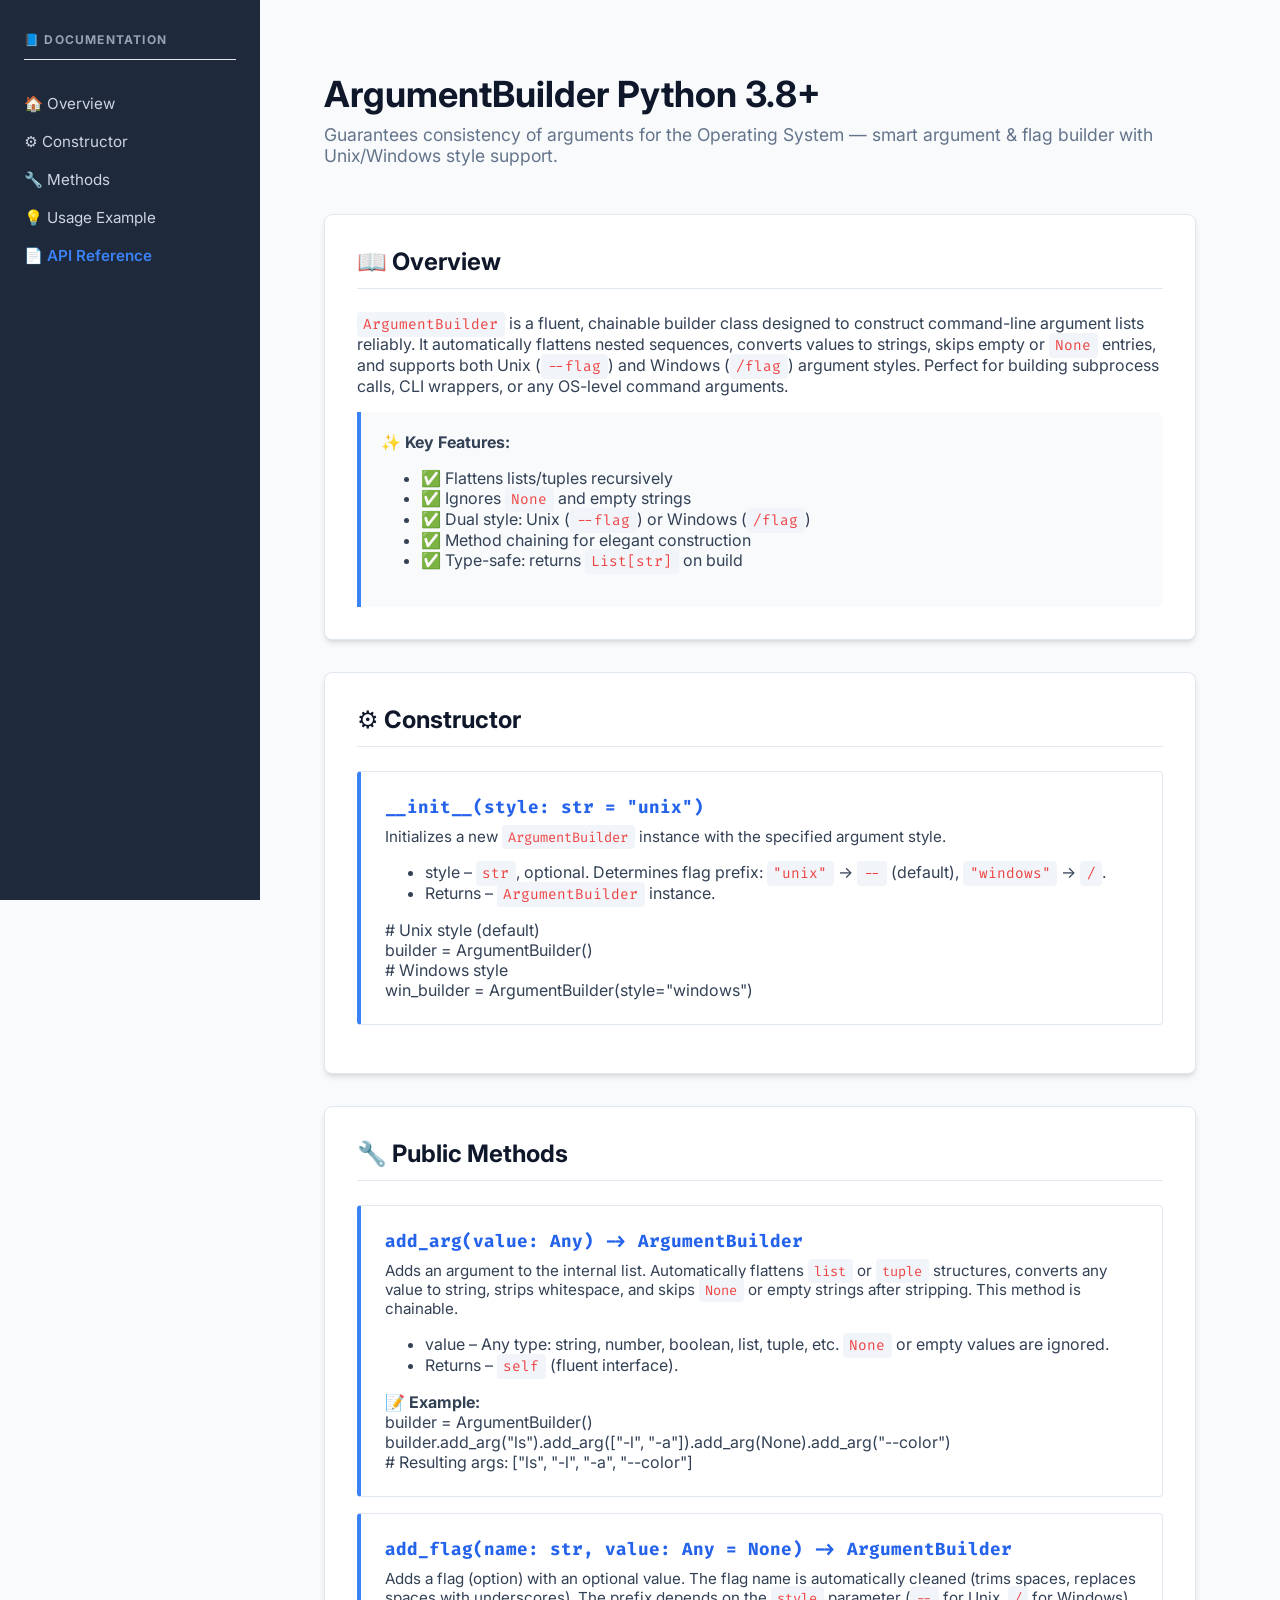
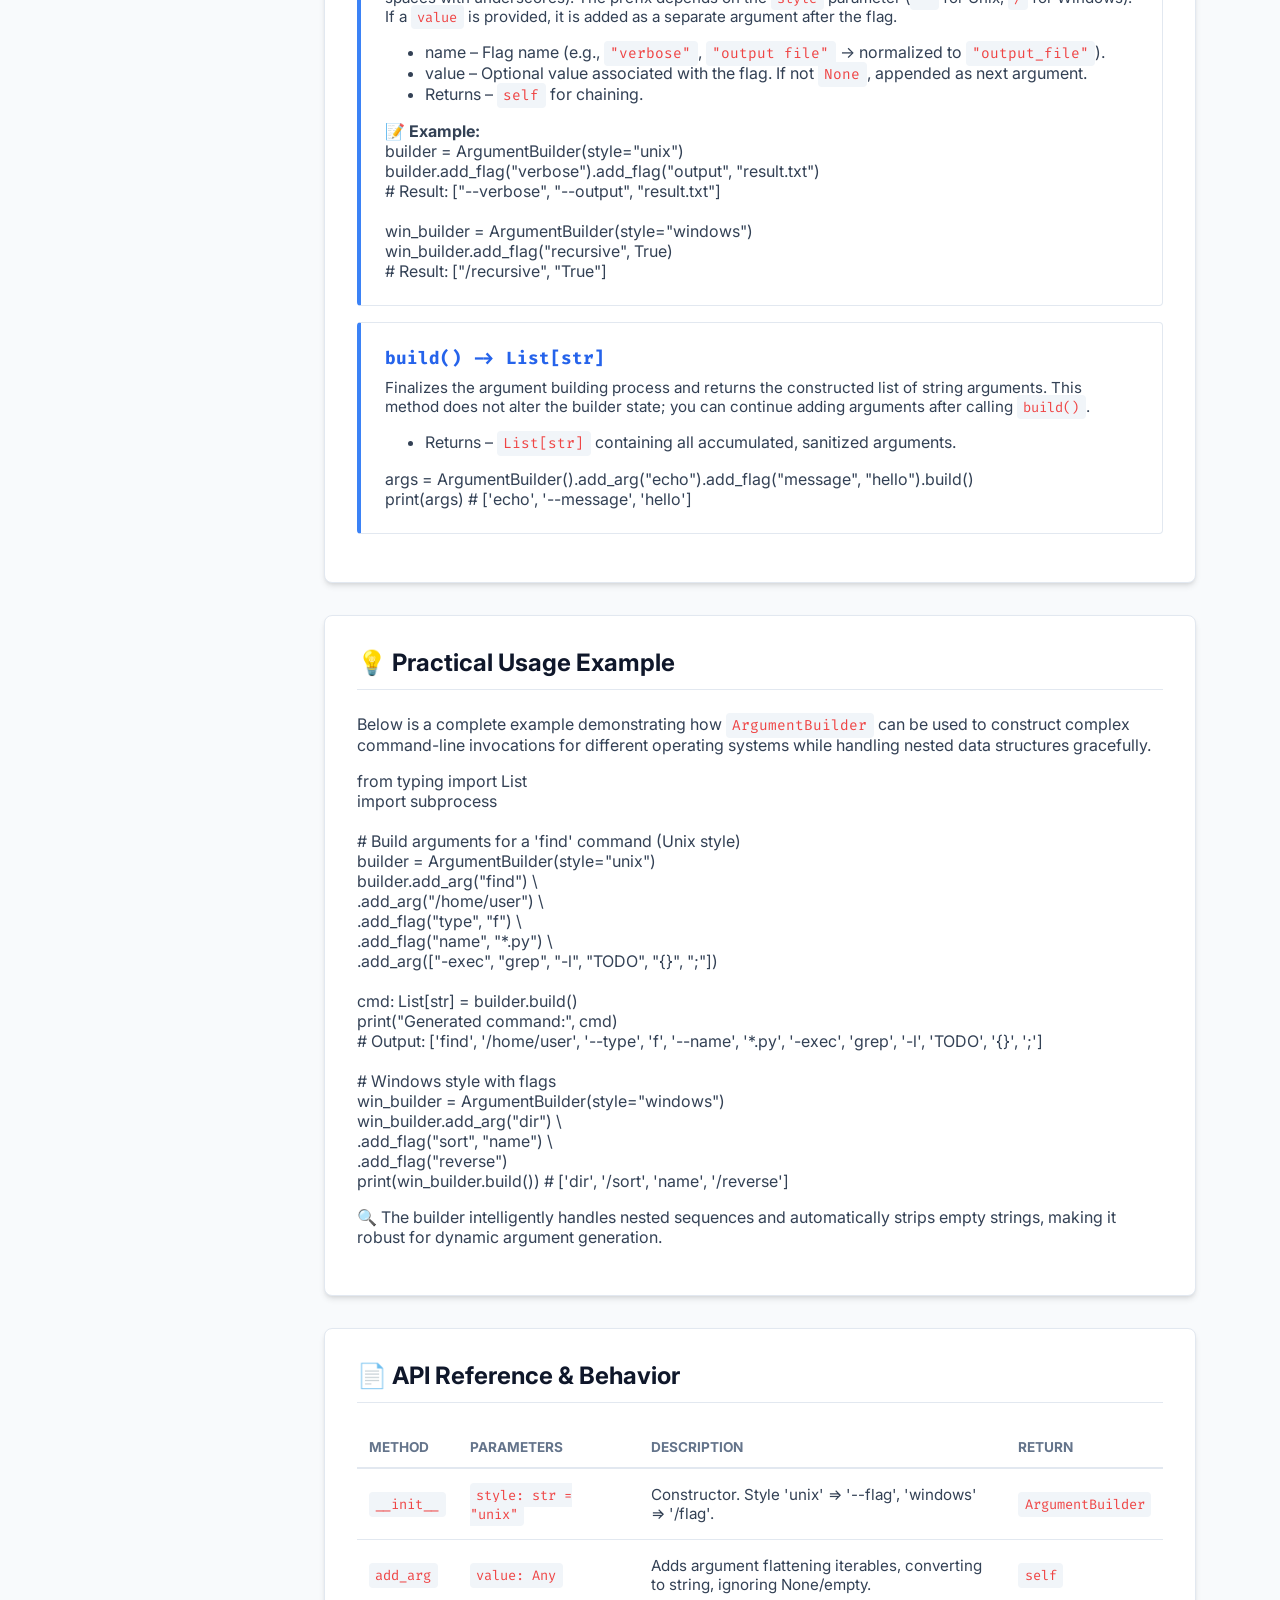
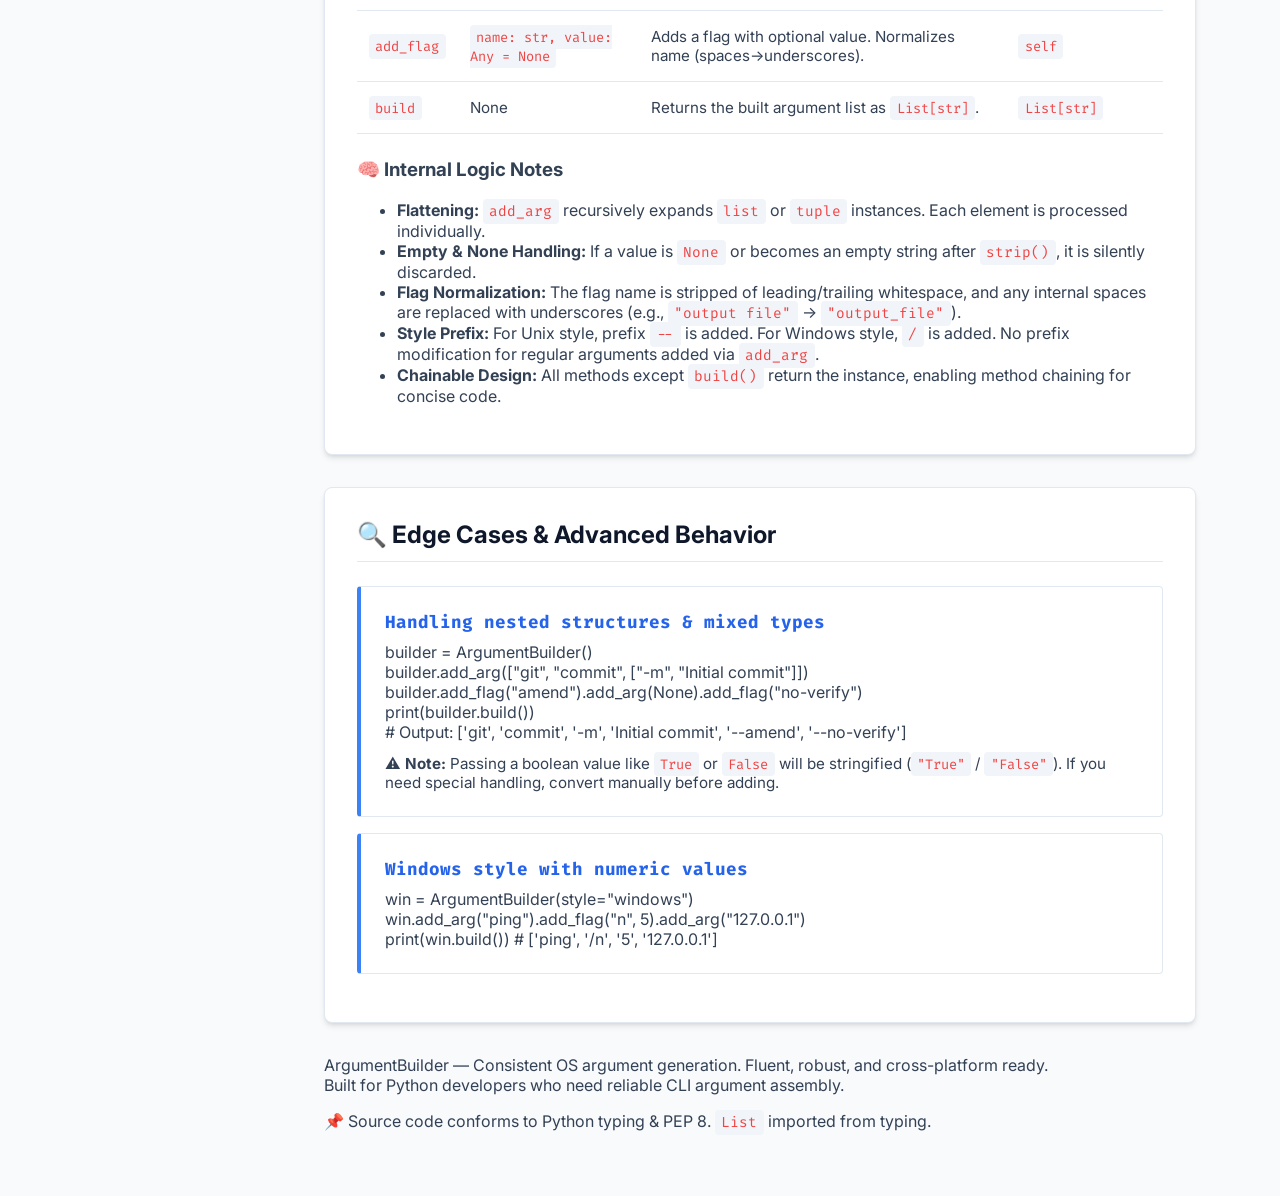
<file: docs/ArgumentBuilder.html>
<!DOCTYPE html>
<html lang="en">
<head>
    <meta charset="UTF-8">
    <meta name="viewport" content="width=device-width, initial-scale=1.0">
    <title>ArgumentBuilder | OS Argument Documentation</title>
    <!-- Include Inter & Fira Code fonts for clean typography -->
    <link href="https://fonts.googleapis.com/css2?family=Inter:opsz,wght@14..32,300;14..32,400;14..32,500;14..32,600;14..32,700&family=Fira+Code:wght@400;500&display=swap" rel="stylesheet">
    <link rel="stylesheet" href="styles.css">
</head>
<body>

<aside class="sidebar">
    <h2>📘 Documentation</h2>
    <nav>
        <a href="#overview" class="active">🏠 Overview</a>
        <a href="#constructor">⚙️ Constructor</a>
        <a href="#methods">🔧 Methods</a>
        <a href="#usage">💡 Usage Example</a>
        <a href="#api-ref">📄 API Reference</a>
    </nav>
</aside>

<main class="main-content">
    <header>
        <h1>ArgumentBuilder <span class="badge">Python 3.8+</span></h1>
        <div class="subtitle">Guarantees consistency of arguments for the Operating System — smart argument & flag builder with Unix/Windows style support.</div>
    </header>

    <!-- Overview Section -->
    <section id="overview">
        <h2>📖 Overview</h2>
        <p><code>ArgumentBuilder</code> is a fluent, chainable builder class designed to construct command-line argument lists reliably. It automatically flattens nested sequences, converts values to strings, skips empty or <code>None</code> entries, and supports both Unix (<code>--flag</code>) and Windows (<code>/flag</code>) argument styles. Perfect for building subprocess calls, CLI wrappers, or any OS-level command arguments.</p>
        <div class="method-box">
            <strong>✨ Key Features:</strong>
            <ul>
                <li>✅ Flattens lists/tuples recursively</li>
                <li>✅ Ignores <code>None</code> and empty strings</li>
                <li>✅ Dual style: Unix (<code>--flag</code>) or Windows (<code>/flag</code>)</li>
                <li>✅ Method chaining for elegant construction</li>
                <li>✅ Type-safe: returns <code>List[str]</code> on build</li>
            </ul>
        </div>
    </section>

    <!-- Constructor Section -->
    <section id="constructor">
        <h2>⚙️ Constructor</h2>
        <div class="method-card">
            <h3>__init__(style: str = "unix")</h3>
            <p>Initializes a new <code>ArgumentBuilder</code> instance with the specified argument style.</p>
            <ul class="param-list">
                <li><span class="param-name">style</span> – <code>str</code>, optional. Determines flag prefix: <code>"unix"</code> → <code>--</code> (default), <code>"windows"</code> → <code>/</code>.</li>
                <li><span class="param-name">Returns</span> – <code>ArgumentBuilder</code> instance.</li>
            </ul>
            <div class="example-block">
                # Unix style (default)<br>
                builder = ArgumentBuilder()<br>
                # Windows style<br>
                win_builder = ArgumentBuilder(style="windows")
            </div>
        </div>
    </section>

    <!-- Methods Section -->
    <section id="methods">
        <h2>🔧 Public Methods</h2>
        
        <!-- add_arg method -->
        <div class="method-card">
            <h3>add_arg(value: Any) -> ArgumentBuilder</h3>
            <p>Adds an argument to the internal list. Automatically flattens <code>list</code> or <code>tuple</code> structures, converts any value to string, strips whitespace, and skips <code>None</code> or empty strings after stripping. This method is chainable.</p>
            <ul class="param-list">
                <li><span class="param-name">value</span> – Any type: string, number, boolean, list, tuple, etc. <code>None</code> or empty values are ignored.</li>
                <li><span class="param-name">Returns</span> – <code>self</code> (fluent interface).</li>
            </ul>
            <div><strong>📝 Example:</strong></div>
            <div class="example-block">
                builder = ArgumentBuilder()<br>
                builder.add_arg("ls").add_arg(["-l", "-a"]).add_arg(None).add_arg("--color")<br>
                # Resulting args: ["ls", "-l", "-a", "--color"]
            </div>
        </div>
        
        <!-- add_flag method -->
        <div class="method-card">
            <h3>add_flag(name: str, value: Any = None) -> ArgumentBuilder</h3>
            <p>Adds a flag (option) with an optional value. The flag name is automatically cleaned (trims spaces, replaces spaces with underscores). The prefix depends on the <code>style</code> parameter (<code>--</code> for Unix, <code>/</code> for Windows). If a <code>value</code> is provided, it is added as a separate argument after the flag.</p>
            <ul class="param-list">
                <li><span class="param-name">name</span> – Flag name (e.g., <code>"verbose"</code>, <code>"output file"</code> → normalized to <code>"output_file"</code>).</li>
                <li><span class="param-name">value</span> – Optional value associated with the flag. If not <code>None</code>, appended as next argument.</li>
                <li><span class="param-name">Returns</span> – <code>self</code> for chaining.</li>
            </ul>
            <div><strong>📝 Example:</strong></div>
            <div class="example-block">
                builder = ArgumentBuilder(style="unix")<br>
                builder.add_flag("verbose").add_flag("output", "result.txt")<br>
                # Result: ["--verbose", "--output", "result.txt"]<br><br>
                win_builder = ArgumentBuilder(style="windows")<br>
                win_builder.add_flag("recursive", True)<br>
                # Result: ["/recursive", "True"]
            </div>
        </div>
        
        <!-- build method -->
        <div class="method-card">
            <h3>build() -> List[str]</h3>
            <p>Finalizes the argument building process and returns the constructed list of string arguments. This method does not alter the builder state; you can continue adding arguments after calling <code>build()</code>.</p>
            <ul class="param-list">
                <li><span class="param-name">Returns</span> – <code>List[str]</code> containing all accumulated, sanitized arguments.</li>
            </ul>
            <div class="example-block">
                args = ArgumentBuilder().add_arg("echo").add_flag("message", "hello").build()<br>
                print(args)  # ['echo', '--message', 'hello']
            </div>
        </div>
    </section>

    <!-- Usage Example Section with realistic scenario -->
    <section id="usage">
        <h2>💡 Practical Usage Example</h2>
        <p>Below is a complete example demonstrating how <code>ArgumentBuilder</code> can be used to construct complex command-line invocations for different operating systems while handling nested data structures gracefully.</p>
        <div class="example-block">
            from typing import List<br>
            import subprocess<br><br>
            # Build arguments for a 'find' command (Unix style)<br>
            builder = ArgumentBuilder(style="unix")<br>
            builder.add_arg("find") \<br>
                   .add_arg("/home/user") \<br>
                   .add_flag("type", "f") \<br>
                   .add_flag("name", "*.py") \<br>
                   .add_arg(["-exec", "grep", "-l", "TODO", "{}", ";"])<br><br>
            cmd: List[str] = builder.build()<br>
            print("Generated command:", cmd)<br>
            # Output: ['find', '/home/user', '--type', 'f', '--name', '*.py', '-exec', 'grep', '-l', 'TODO', '{}', ';']<br><br>
            # Windows style with flags<br>
            win_builder = ArgumentBuilder(style="windows")<br>
            win_builder.add_arg("dir") \<br>
                       .add_flag("sort", "name") \<br>
                       .add_flag("reverse")<br>
            print(win_builder.build())  # ['dir', '/sort', 'name', '/reverse']
        </div>
        <p style="margin-top: 1rem;">🔍 The builder intelligently handles nested sequences and automatically strips empty strings, making it robust for dynamic argument generation.</p>
    </section>

    <!-- API Reference Table -->
    <section id="api-ref">
        <h2>📄 API Reference & Behavior</h2>
        <table>
            <thead>
                <tr><th>Method</th><th>Parameters</th><th>Description</th><th>Return</th></tr>
            </thead>
            <tbody>
                <tr><td><code>__init__</code></td><td><code>style: str = "unix"</code></td><td>Constructor. Style 'unix' => '--flag', 'windows' => '/flag'.</td><td><code>ArgumentBuilder</code></td></tr>
                <tr><td><code>add_arg</code></td><td><code>value: Any</code></td><td>Adds argument flattening iterables, converting to string, ignoring None/empty.</td><td><code>self</code></td></tr>
                <tr><td><code>add_flag</code></td><td><code>name: str, value: Any = None</code></td><td>Adds a flag with optional value. Normalizes name (spaces→underscores).</td><td><code>self</code></td></tr>
                <tr><td><code>build</code></td><td>None</td><td>Returns the built argument list as <code>List[str]</code>.</td><td><code>List[str]</code></td></tr>
            </tbody>
        </table>
        
        <h3 style="margin-top: 1.5rem;">🧠 Internal Logic Notes</h3>
        <ul>
            <li><strong>Flattening:</strong> <code>add_arg</code> recursively expands <code>list</code> or <code>tuple</code> instances. Each element is processed individually.</li>
            <li><strong>Empty & None Handling:</strong> If a value is <code>None</code> or becomes an empty string after <code>strip()</code>, it is silently discarded.</li>
            <li><strong>Flag Normalization:</strong> The flag name is stripped of leading/trailing whitespace, and any internal spaces are replaced with underscores (e.g., <code>"output file"</code> → <code>"output_file"</code>).</li>
            <li><strong>Style Prefix:</strong> For Unix style, prefix <code>--</code> is added. For Windows style, <code>/</code> is added. No prefix modification for regular arguments added via <code>add_arg</code>.</li>
            <li><strong>Chainable Design:</strong> All methods except <code>build()</code> return the instance, enabling method chaining for concise code.</li>
        </ul>
    </section>

    <!-- Additional Example: Edge Cases -->
    <section>
        <h2>🔍 Edge Cases & Advanced Behavior</h2>
        <div class="method-card">
            <h3>Handling nested structures & mixed types</h3>
            <div class="example-block">
                builder = ArgumentBuilder()<br>
                builder.add_arg(["git", "commit", ["-m", "Initial commit"]])<br>
                builder.add_flag("amend").add_arg(None).add_flag("no-verify")<br>
                print(builder.build())<br>
                # Output: ['git', 'commit', '-m', 'Initial commit', '--amend', '--no-verify']
            </div>
            <p style="margin-top: 0.75rem;">⚠️ <strong>Note:</strong> Passing a boolean value like <code>True</code> or <code>False</code> will be stringified (<code>"True"</code> / <code>"False"</code>). If you need special handling, convert manually before adding.</p>
        </div>
        <div class="method-card">
            <h3>Windows style with numeric values</h3>
            <div class="example-block">
                win = ArgumentBuilder(style="windows")<br>
                win.add_arg("ping").add_flag("n", 5).add_arg("127.0.0.1")<br>
                print(win.build())  # ['ping', '/n', '5', '127.0.0.1']
            </div>
        </div>
    </section>
    
    <footer>
        <p>ArgumentBuilder — Consistent OS argument generation. Fluent, robust, and cross-platform ready. <br>Built for Python developers who need reliable CLI argument assembly.</p>
        <p style="margin-top: 0.5rem;">📌 Source code conforms to Python typing & PEP 8. <code>List</code> imported from typing.</p>
    </footer>
</main>

<!-- Smooth scroll behavior for anchor links -->
<script>
    document.querySelectorAll('.sidebar nav a, .main-content a[href^="#"]').forEach(anchor => {
        anchor.addEventListener('click', function(e) {
            const targetId = this.getAttribute('href');
            if (targetId && targetId !== '#') {
                const targetElement = document.querySelector(targetId);
                if (targetElement) {
                    e.preventDefault();
                    targetElement.scrollIntoView({ behavior: 'smooth', block: 'start' });
                    // Update active class in sidebar
                    document.querySelectorAll('.sidebar nav a').forEach(link => link.classList.remove('active'));
                    const correspondingSidebarLink = document.querySelector(`.sidebar nav a[href="${targetId}"]`);
                    if (correspondingSidebarLink) correspondingSidebarLink.classList.add('active');
                }
            }
        });
    });
    // set active based on scroll (optional simple highlight)
    window.addEventListener('scroll', () => {
        let current = '';
        const sections = document.querySelectorAll('section, header');
        sections.forEach(section => {
            const sectionTop = section.offsetTop - 100;
            if (pageYOffset >= sectionTop) {
                current = section.getAttribute('id');
            }
        });
        if (current) {
            document.querySelectorAll('.sidebar nav a').forEach(link => {
                link.classList.remove('active');
                const href = link.getAttribute('href').substring(1);
                if (href === current) link.classList.add('active');
            });
        }
    });
</script>
</body>
</html>
</file>
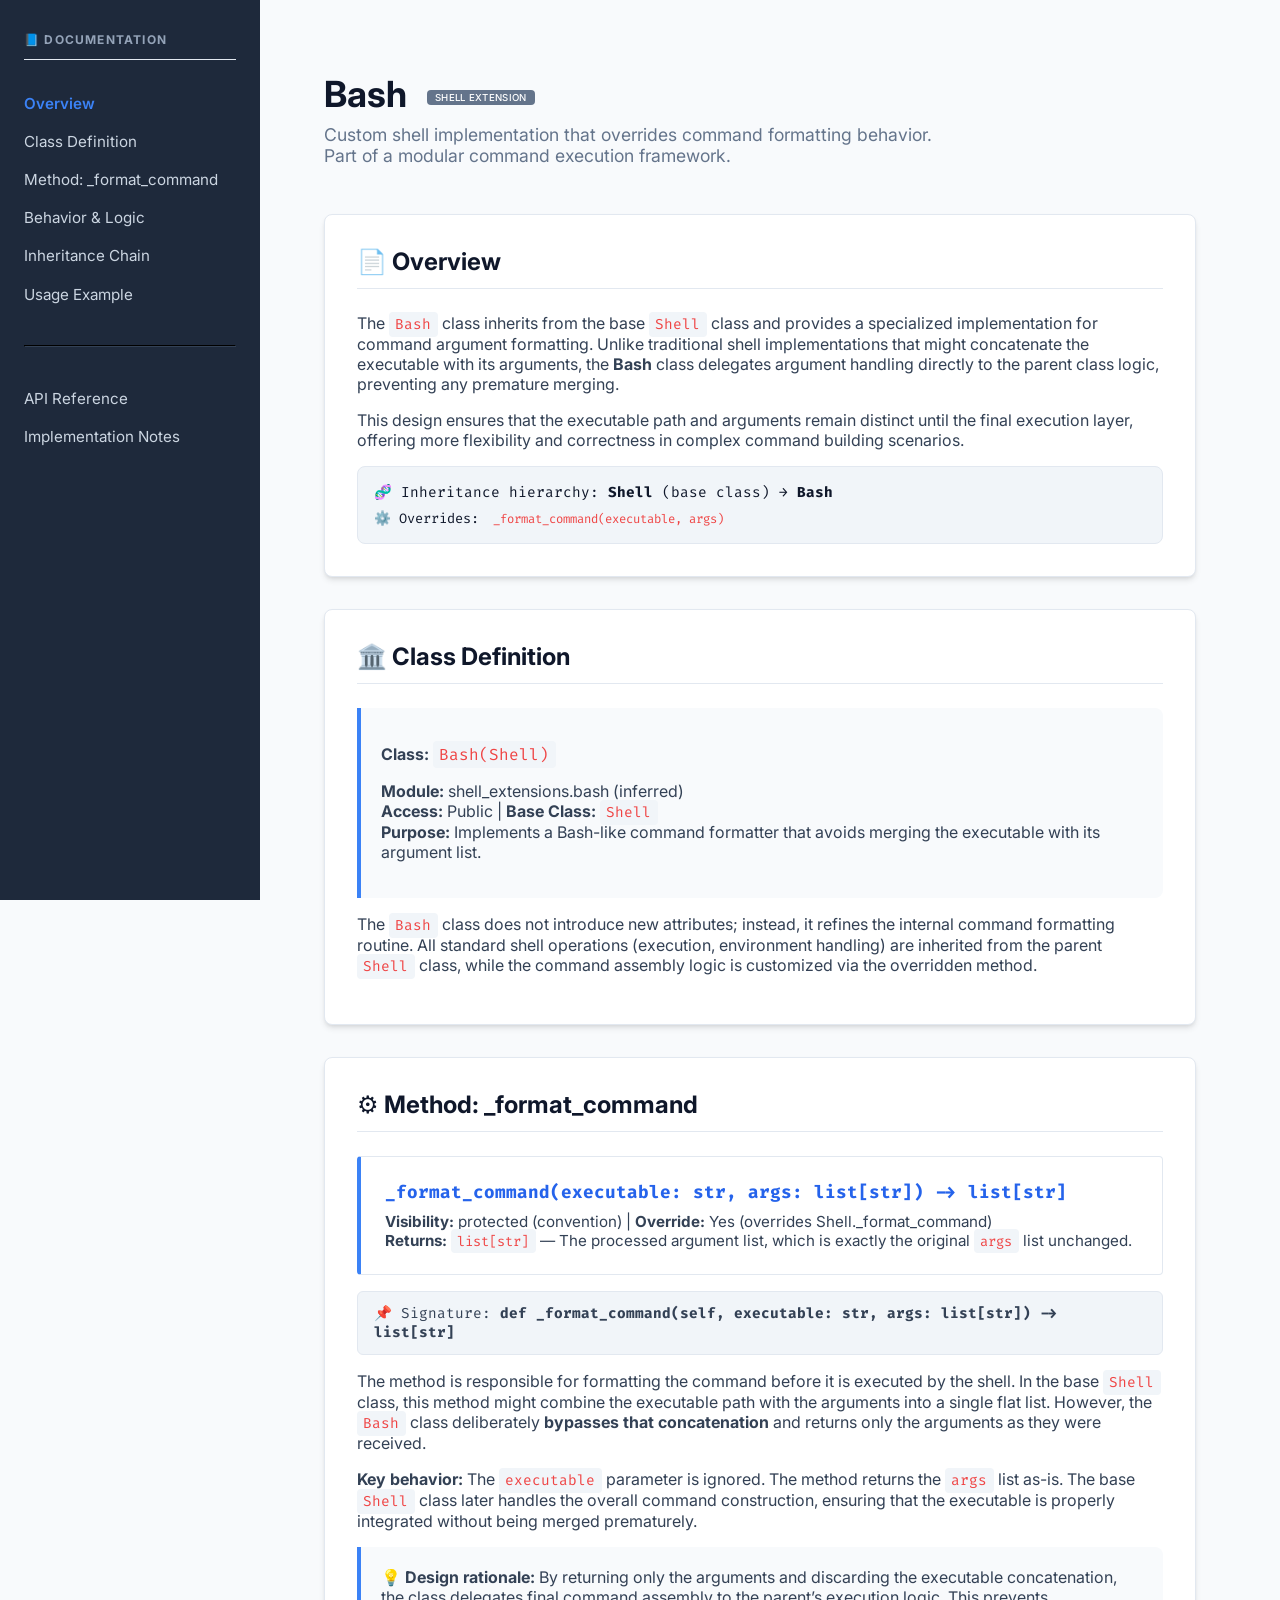
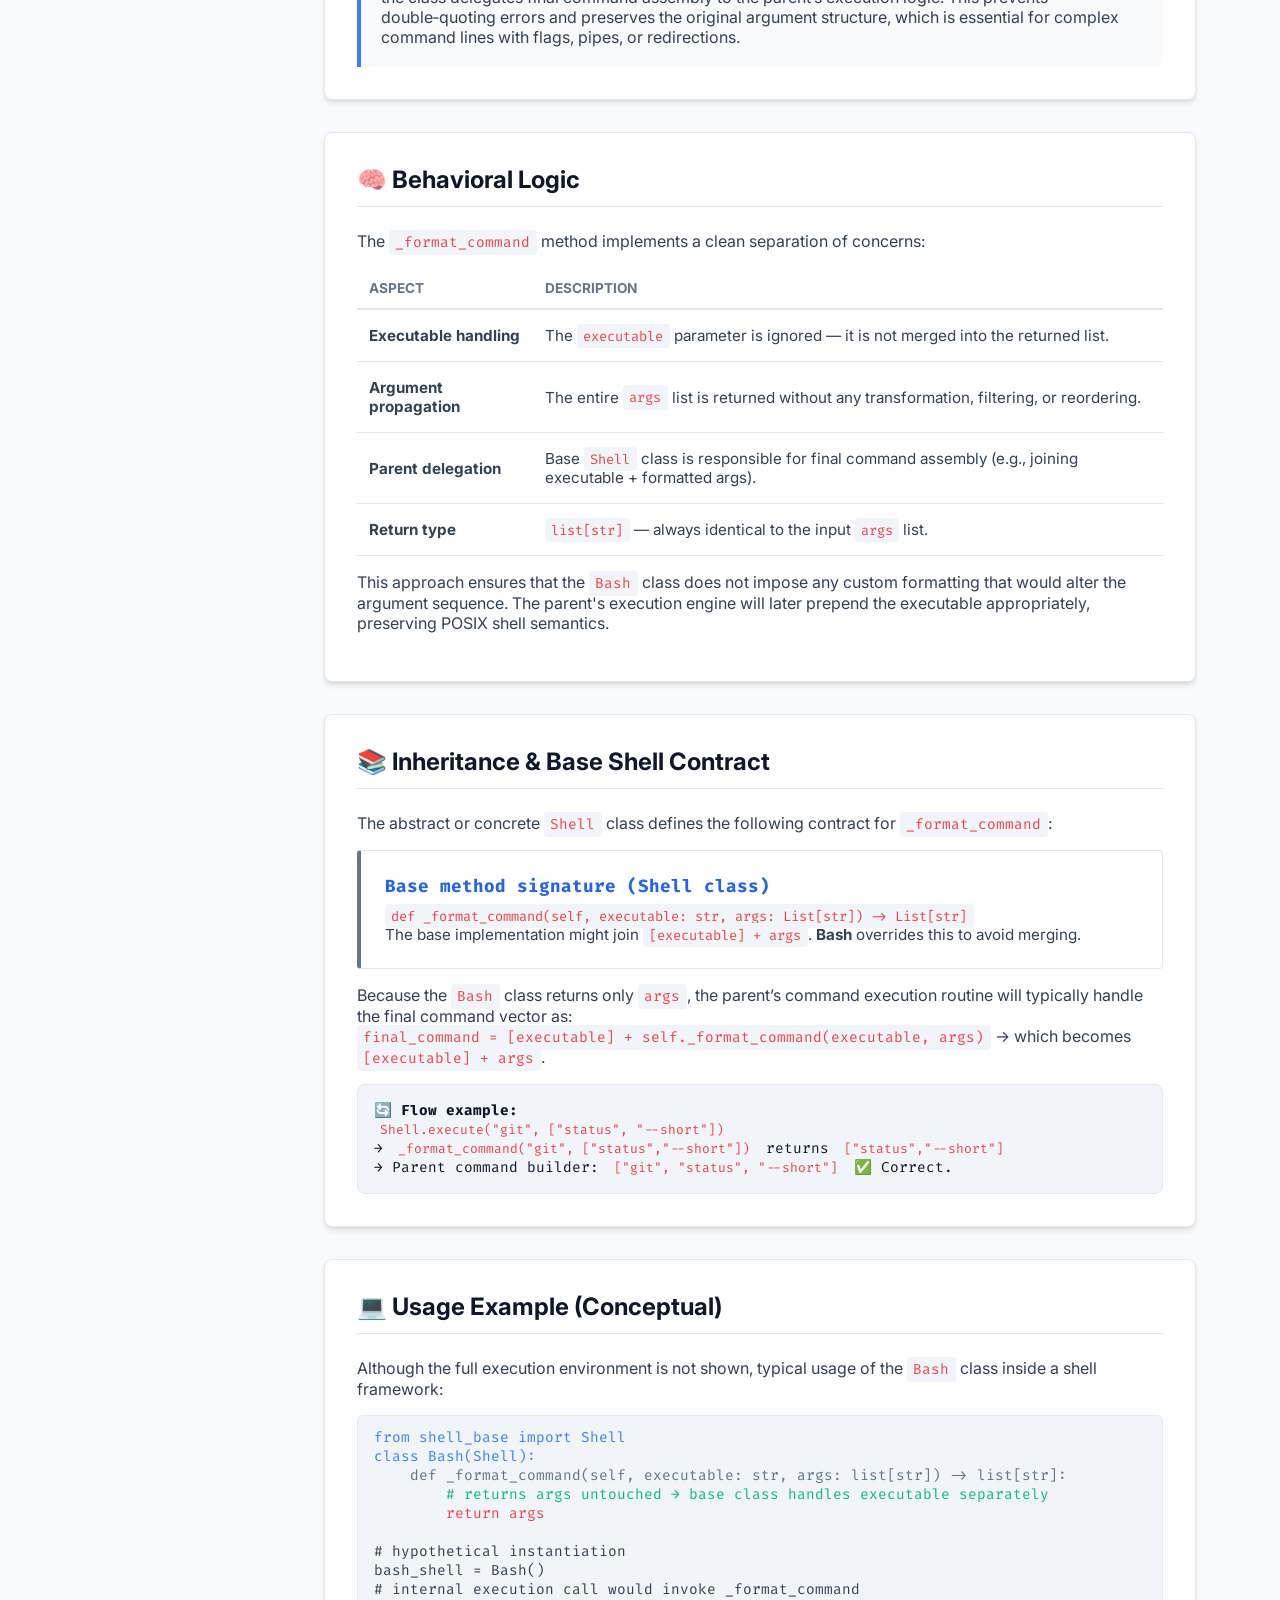
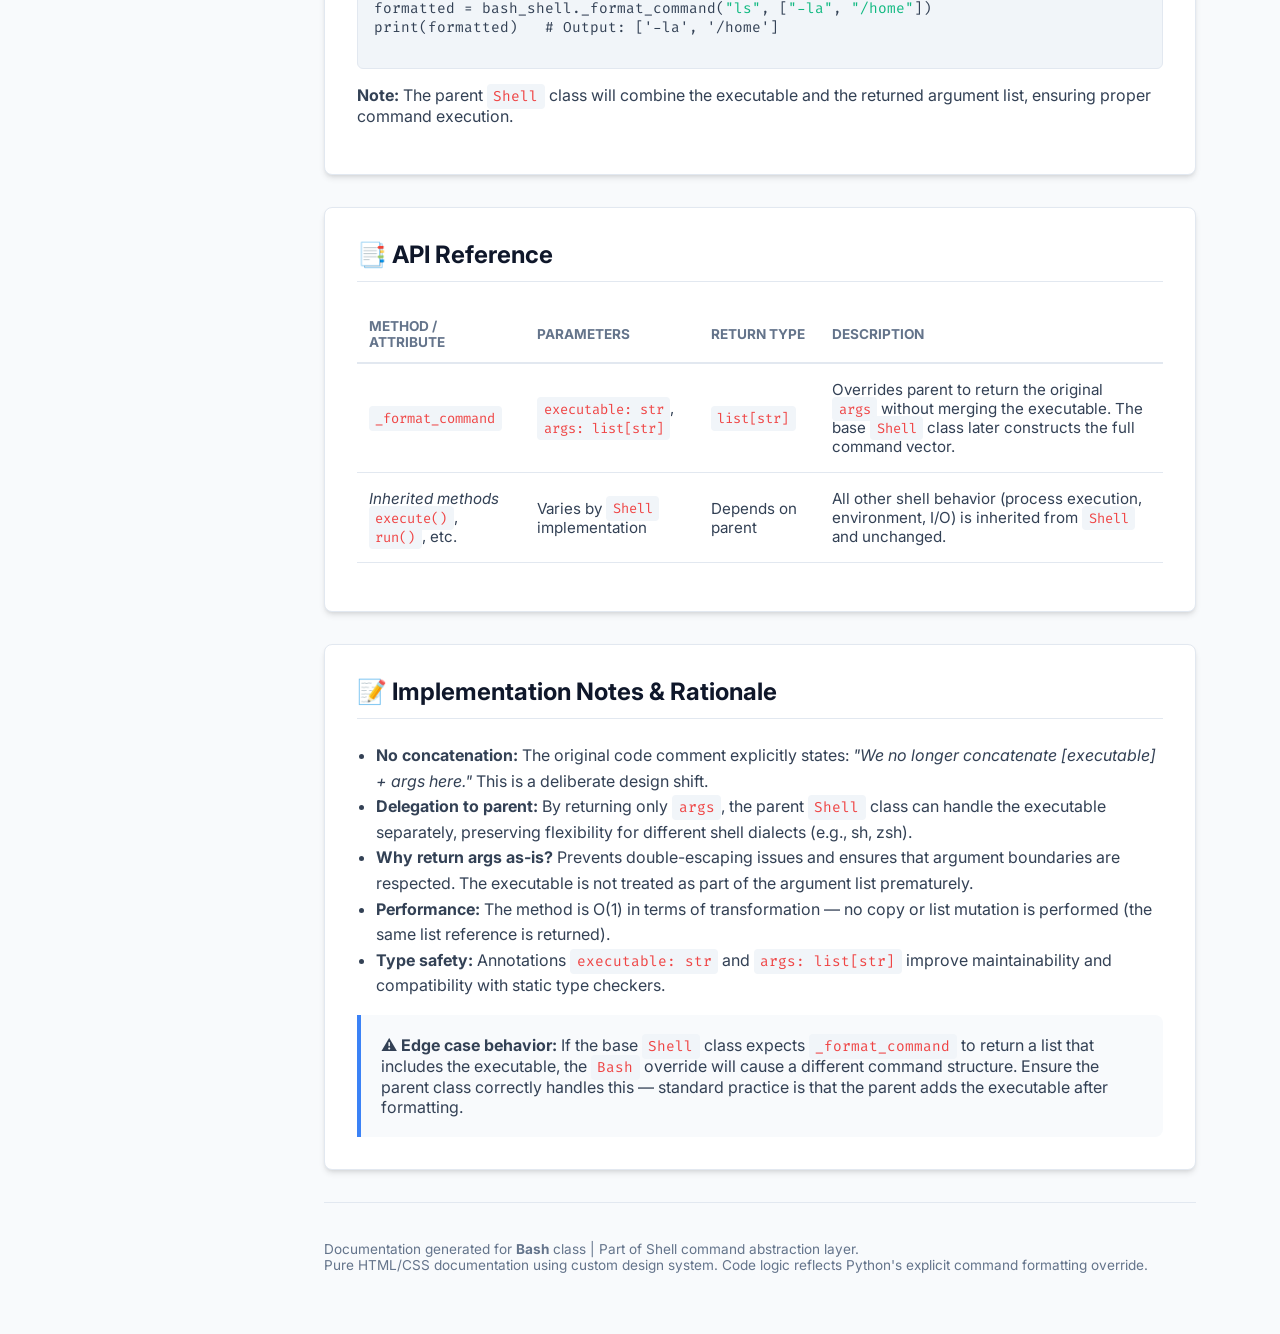
<file: docs/Bash.html>
<!DOCTYPE html>
<html lang="en">
<head>
    <meta charset="UTF-8">
    <meta name="viewport" content="width=device-width, initial-scale=1.0">
    <title>Bash Class | Shell Extension Documentation</title>
    <!-- Google Fonts for Inter & Fira Code -->
    <link href="https://fonts.googleapis.com/css2?family=Inter:opsz,wght@14..32,300;14..32,400;14..32,500;14..32,600;14..32,700&family=Fira+Code:wght@400;500;600&display=swap" rel="stylesheet">
    <link rel="stylesheet" href="styles.css">    <style>
        /* ===== PROVIDED CSS STYLES (fully integrated) ===== */
        /* Variables de diseño */
        :root {
            --primary: #3b82f6;
            --primary-dark: #2563eb;
            --bg-main: #f8fafc;
            --bg-card: #ffffff;
            --sidebar-bg: #1e293b;
            --text-main: #334155;
            --text-bold: #0f172a;
            --code-color: #ef4444;
            --code-bg: #f1f5f9;
            --border: #e2e8f0;
            --radius: 8px;
            --shadow: 0 4px 6px -1px rgb(0 0 0 / 0.1), 0 2px 4px -2px rgb(0 0 0 / 0.1);
        }

        * { box-sizing: border-box; }

        body {
            font-family: 'Inter', system-ui, -apple-system, sans-serif;
            background-color: var(--bg-main);
            color: var(--text-main);
            margin: 0;
            display: flex;
            min-height: 100vh;
        }

        /* Sidebar */
        .sidebar {
            width: 260px;
            background-color: var(--sidebar-bg);
            color: white;
            padding: 2rem 1.5rem;
            position: fixed;
            height: 100vh;
            overflow-y: auto;
            scrollbar-width: thin;
            scrollbar-color: #475569 transparent;
        }

        .sidebar::-webkit-scrollbar {
            width: 6px;
        }

        .sidebar::-webkit-scrollbar-thumb {
            background-color: #475569;
            border-radius: 10px;
        }

        .sidebar::-webkit-scrollbar-track {
            background: transparent;
        }

        .sidebar h2 {
            font-size: 0.75rem;
            text-transform: uppercase;
            letter-spacing: 0.1em;
            color: #94a3b8;
            margin-bottom: 1.5rem;
        }

        .sidebar nav a {
            display: block;
            color: #cbd5e1;
            text-decoration: none;
            padding: 0.6rem 0;
            font-size: 0.95rem;
            transition: color 0.2s;
        }

        .sidebar nav a:hover { color: white; }
        .sidebar nav a.active { color: var(--primary); font-weight: 600; }

        /* Contenido Principal */
        .main-content {
            margin-left: 260px;
            flex: 1;
            padding: 3rem 4rem;
            max-width: 1000px;
        }

        header {
            margin-bottom: 3rem;
        }

        h1 {
            font-size: 2.25rem;
            color: var(--text-bold);
            margin-bottom: 0.5rem;
        }

        .subtitle {
            font-size: 1.1rem;
            color: #64748b;
        }

        /* Tarjetas y Secciones */
        section {
            background: var(--bg-card);
            padding: 2rem;
            border-radius: var(--radius);
            box-shadow: var(--shadow);
            margin-bottom: 2rem;
            border: 1px solid var(--border);
        }

        h2 {
            font-size: 1.5rem;
            color: var(--text-bold);
            margin-top: 0;
            border-bottom: 1px solid var(--border);
            padding-bottom: 0.75rem;
            margin-bottom: 1.5rem;
        }

        /* Tablas */
        table {
            width: 100%;
            border-collapse: collapse;
            margin: 1rem 0;
        }

        th {
            text-align: left;
            font-size: 0.85rem;
            text-transform: uppercase;
            color: #64748b;
            padding: 0.75rem;
            border-bottom: 2px solid var(--border);
        }

        td {
            padding: 1rem 0.75rem;
            border-bottom: 1px solid var(--border);
            font-size: 0.95rem;
        }

        /* Componentes de código */
        code {
            font-family: 'Fira Code', 'Menlo', monospace;
            background-color: var(--code-bg);
            color: var(--code-color);
            padding: 0.2rem 0.4rem;
            border-radius: 4px;
            font-size: 0.9em;
        }

        .method-box {
            background: #f8fafc;
            border-left: 4px solid var(--primary);
            padding: 1.25rem;
            border-radius: 0 var(--radius) var(--radius) 0;
        }

        /* Responsive */
        @media (max-width: 768px) {
            .sidebar { display: none; }
            .main-content { margin-left: 0; padding: 2rem; }
        }

        /* Additional method card styles (provided) */
        .method-card {
            background: #ffffff;
            border: 1px solid var(--border);
            border-left: 4px solid var(--primary);
            padding: 1.5rem;
            margin-bottom: 1rem;
            border-radius: 4px;
            transition: transform 0.2s ease;
        }

        .method-card:hover {
            transform: translateX(5px);
            box-shadow: 0 2px 8px rgba(0,0,0,0.05);
        }

        .method-card h3 {
            margin: 0 0 0.5rem 0;
            font-family: 'Fira Code', monospace;
            font-size: 1.1rem;
            color: var(--primary-dark);
        }

        .method-card p {
            margin: 0;
            color: var(--text-main);
            font-size: 0.95rem;
        }

        /* abstract class indicator (reused from #repository header) */
        .abstract-badge {
            font-size: 0.6rem;
            background: #64748b;
            color: white;
            padding: 2px 8px;
            border-radius: 4px;
            vertical-align: middle;
            margin-left: 12px;
            font-weight: 500;
            letter-spacing: 0.3px;
        }

        /* additional custom styling for inheritance hierarchy */
        .inheritance-tree {
            background: var(--code-bg);
            padding: 1rem;
            border-radius: var(--radius);
            font-family: 'Fira Code', monospace;
            font-size: 0.9rem;
            color: var(--text-bold);
            border: 1px solid var(--border);
        }

        .badge {
            background: var(--primary);
            color: white;
            font-size: 0.7rem;
            padding: 0.2rem 0.6rem;
            border-radius: 20px;
            display: inline-block;
            margin-left: 8px;
            vertical-align: middle;
        }

        .signature {
            background: #f1f5f9;
            padding: 0.75rem 1rem;
            border-radius: 6px;
            font-family: 'Fira Code', monospace;
            font-size: 0.9rem;
            border: 1px solid var(--border);
            margin: 1rem 0;
            overflow-x: auto;
        }
    </style>
</head>
<body>
    <!-- SIDEBAR: Navigation & documentation structure -->
    <aside class="sidebar">
        <h2>📘 Documentation</h2>
        <nav>
            <a href="#overview" class="active">Overview</a>
            <a href="#class-definition">Class Definition</a>
            <a href="#method-details">Method: _format_command</a>
            <a href="#behavior">Behavior & Logic</a>
            <a href="#inheritance">Inheritance Chain</a>
            <a href="#usage">Usage Example</a>
        </nav>
        <hr style="margin: 2rem 0; border-color: #334155;">
        <nav>
            <a href="#api-reference">API Reference</a>
            <a href="#notes">Implementation Notes</a>
        </nav>
    </aside>

    <!-- MAIN CONTENT: Pure HTML documentation for Bash class -->
    <main class="main-content">
        <header>
            <h1>Bash <span class="abstract-badge">SHELL EXTENSION</span></h1>
            <div class="subtitle">
                Custom shell implementation that overrides command formatting behavior.<br>
                Part of a modular command execution framework.
            </div>
        </header>

        <!-- OVERVIEW SECTION -->
        <section id="overview">
            <h2>📄 Overview</h2>
            <p>
                The <code>Bash</code> class inherits from the base <code>Shell</code> class and provides a specialized 
                implementation for command argument formatting. Unlike traditional shell implementations that might 
                concatenate the executable with its arguments, the <strong>Bash</strong> class delegates argument 
                handling directly to the parent class logic, preventing any premature merging. 
            </p>
            <p>
                This design ensures that the executable path and arguments remain distinct until the final execution 
                layer, offering more flexibility and correctness in complex command building scenarios.
            </p>
            <div class="inheritance-tree">
                🧬 Inheritance hierarchy: <strong>Shell</strong> (base class) → <strong>Bash</strong>
                <div style="margin-top: 8px; font-size: 0.85rem;">
                    ⚙️ Overrides: <code>_format_command(executable, args)</code>
                </div>
            </div>
        </section>

        <!-- CLASS DEFINITION SECTION -->
        <section id="class-definition">
            <h2>🏛️ Class Definition</h2>
            <div class="method-box">
                <p><strong>Class:</strong> <code style="font-size:1rem;">Bash(Shell)</code></p>
                <p><strong>Module:</strong> shell_extensions.bash (inferred)<br>
                <strong>Access:</strong> Public | <strong>Base Class:</strong> <code>Shell</code><br>
                <strong>Purpose:</strong> Implements a Bash-like command formatter that avoids merging the executable with its argument list.</p>
            </div>
            <p>The <code>Bash</code> class does not introduce new attributes; instead, it refines the internal command formatting routine. All standard shell operations (execution, environment handling) are inherited from the parent <code>Shell</code> class, while the command assembly logic is customized via the overridden method.</p>
        </section>

        <!-- METHOD DETAILS: _format_command -->
        <section id="method-details">
            <h2>⚙️ Method: _format_command</h2>
            <div class="method-card">
                <h3>_format_command(executable: str, args: list[str]) -> list[str]</h3>
                <p><strong>Visibility:</strong> protected (convention) | <strong>Override:</strong> Yes (overrides Shell._format_command)<br>
                <strong>Returns:</strong> <code>list[str]</code> — The processed argument list, which is exactly the original <code>args</code> list unchanged.</p>
            </div>
            <div class="signature">
                📌 Signature: <strong>def _format_command(self, executable: str, args: list[str]) -> list[str]</strong>
            </div>
            <p>
                The method is responsible for formatting the command before it is executed by the shell. In the base <code>Shell</code> class,
                this method might combine the executable path with the arguments into a single flat list. However, the <code>Bash</code>
                class deliberately <strong>bypasses that concatenation</strong> and returns only the arguments as they were received.
            </p>
            <p><strong>Key behavior:</strong> The <code>executable</code> parameter is ignored. The method returns the <code>args</code> list 
            as-is. The base <code>Shell</code> class later handles the overall command construction, ensuring that the executable is 
            properly integrated without being merged prematurely.</p>
            <div class="method-box">
                💡 <strong>Design rationale:</strong> By returning only the arguments and discarding the executable concatenation, 
                the class delegates final command assembly to the parent’s execution logic. This prevents double‑quoting errors 
                and preserves the original argument structure, which is essential for complex command lines with flags, pipes, 
                or redirections.
            </div>
        </section>

        <!-- BEHAVIOR & LOGIC -->
        <section id="behavior">
            <h2>🧠 Behavioral Logic</h2>
            <p>The <code>_format_command</code> method implements a clean separation of concerns:</p>
            <table>
                <thead>
                    <tr><th>Aspect</th><th>Description</th></tr>
                </thead>
                <tbody>
                    <tr><td><strong>Executable handling</strong></td><td>The <code>executable</code> parameter is ignored — it is not merged into the returned list.</td></tr>
                    <tr><td><strong>Argument propagation</strong></td><td>The entire <code>args</code> list is returned without any transformation, filtering, or reordering.</td></tr>
                    <tr><td><strong>Parent delegation</strong></td><td>Base <code>Shell</code> class is responsible for final command assembly (e.g., joining executable + formatted args).</td></tr>
                    <tr><td><strong>Return type</strong></td><td><code>list[str]</code> — always identical to the input <code>args</code> list.</td></tr>
                </tbody>
            </table>
            <p>This approach ensures that the <code>Bash</code> class does not impose any custom formatting that would alter the argument sequence. The parent's execution engine will later prepend the executable appropriately, preserving POSIX shell semantics.</p>
        </section>

        <!-- INHERITANCE CHAIN & HIERARCHY -->
        <section id="inheritance">
            <h2>📚 Inheritance & Base Shell Contract</h2>
            <p>The abstract or concrete <code>Shell</code> class defines the following contract for <code>_format_command</code>:</p>
            <div class="method-card" style="border-left-color: #64748b;">
                <h3>Base method signature (Shell class)</h3>
                <p><code>def _format_command(self, executable: str, args: List[str]) -> List[str]</code><br>
                The base implementation might join <code>[executable] + args</code>. <strong>Bash</strong> overrides this to avoid merging.</p>
            </div>
            <p>Because the <code>Bash</code> class returns only <code>args</code>, the parent’s command execution routine will typically handle the final command vector as:<br>
            <code>final_command = [executable] + self._format_command(executable, args)</code> → which becomes <code>[executable] + args</code>.</p>
            <div class="inheritance-tree">
                🔄 <strong>Flow example:</strong><br>
                <code>Shell.execute("git", ["status", "--short"])</code><br>
                → <code>_format_command("git", ["status","--short"])</code> returns <code>["status","--short"]</code><br>
                → Parent command builder: <code>["git", "status", "--short"]</code> ✅ Correct.
            </div>
        </section>

        <!-- USAGE EXAMPLE (practical demonstration) -->
        <section id="usage">
            <h2>💻 Usage Example (Conceptual)</h2>
            <p>Although the full execution environment is not shown, typical usage of the <code>Bash</code> class inside a shell framework:</p>
            <div class="signature">
                <pre style="margin:0; font-family:'Fira Code',monospace; background:transparent;">
<span style="color:#3b82f6;">from shell_base import Shell</span>
<span style="color:#3b82f6;">class Bash(Shell):</span>
    <span style="color:#64748b;">def _format_command(self, executable: str, args: list[str]) -> list[str]:</span>
        <span style="color:#10b981;"># returns args untouched → base class handles executable separately</span>
        <span style="color:#ef4444;">return args</span>

<span style="color:#334155;"># hypothetical instantiation</span>
bash_shell = Bash()
<span style="color:#334155;"># internal execution call would invoke _format_command</span>
formatted = bash_shell._format_command(<span style="color:#10b981;">"ls"</span>, [<span style="color:#10b981;">"-la"</span>, <span style="color:#10b981;">"/home"</span>])
<span style="color:#334155;">print(formatted)   # Output: ['-la', '/home']</span>
                </pre>
            </div>
            <p><strong>Note:</strong> The parent <code>Shell</code> class will combine the executable and the returned argument list, ensuring proper command execution.</p>
        </section>

        <!-- API REFERENCE TABLE -->
        <section id="api-reference">
            <h2>📑 API Reference</h2>
            <table>
                <thead>
                    <tr><th>Method / Attribute</th><th>Parameters</th><th>Return type</th><th>Description</th></tr>
                </thead>
                <tbody>
                    <tr>
                        <td><code>_format_command</code></td>
                        <td><code>executable: str</code>, <code>args: list[str]</code></td>
                        <td><code>list[str]</code></td>
                        <td>Overrides parent to return the original <code>args</code> without merging the executable. The base <code>Shell</code> class later constructs the full command vector.</td>
                    </tr>
                    <tr>
                        <td><em>Inherited methods</em><br><code>execute()</code>, <code>run()</code>, etc.</td>
                        <td>Varies by <code>Shell</code> implementation</td>
                        <td>Depends on parent</td>
                        <td>All other shell behavior (process execution, environment, I/O) is inherited from <code>Shell</code> and unchanged.</td>
                    </tr>
                </tbody>
            </table>
        </section>

        <!-- IMPLEMENTATION NOTES -->
        <section id="notes">
            <h2>📝 Implementation Notes & Rationale</h2>
            <ul style="line-height: 1.6; padding-left: 1.2rem;">
                <li><strong>No concatenation:</strong> The original code comment explicitly states: <em>"We no longer concatenate [executable] + args here."</em> This is a deliberate design shift.</li>
                <li><strong>Delegation to parent:</strong> By returning only <code>args</code>, the parent <code>Shell</code> class can handle the executable separately, preserving flexibility for different shell dialects (e.g., sh, zsh).</li>
                <li><strong>Why return args as-is?</strong> Prevents double-escaping issues and ensures that argument boundaries are respected. The executable is not treated as part of the argument list prematurely.</li>
                <li><strong>Performance:</strong> The method is O(1) in terms of transformation — no copy or list mutation is performed (the same list reference is returned).</li>
                <li><strong>Type safety:</strong> Annotations <code>executable: str</code> and <code>args: list[str]</code> improve maintainability and compatibility with static type checkers.</li>
            </ul>
            <div class="method-box">
                ⚠️ <strong>Edge case behavior:</strong> If the base <code>Shell</code> class expects <code>_format_command</code> to return a list that includes the executable, the <code>Bash</code> override will cause a different command structure. Ensure the parent class correctly handles this — standard practice is that the parent adds the executable after formatting.
            </div>
        </section>

        <!-- FOOTER / ADDITIONAL NOTES -->
        <footer style="margin-top: 2rem; border-top: 1px solid var(--border); padding-top: 1.5rem; font-size: 0.85rem; color: #64748b;">
            <p>Documentation generated for <strong>Bash</strong> class | Part of Shell command abstraction layer.<br>
            Pure HTML/CSS documentation using custom design system. Code logic reflects Python's explicit command formatting override.</p>
        </footer>
    </main>
</body>
</html>
</file>
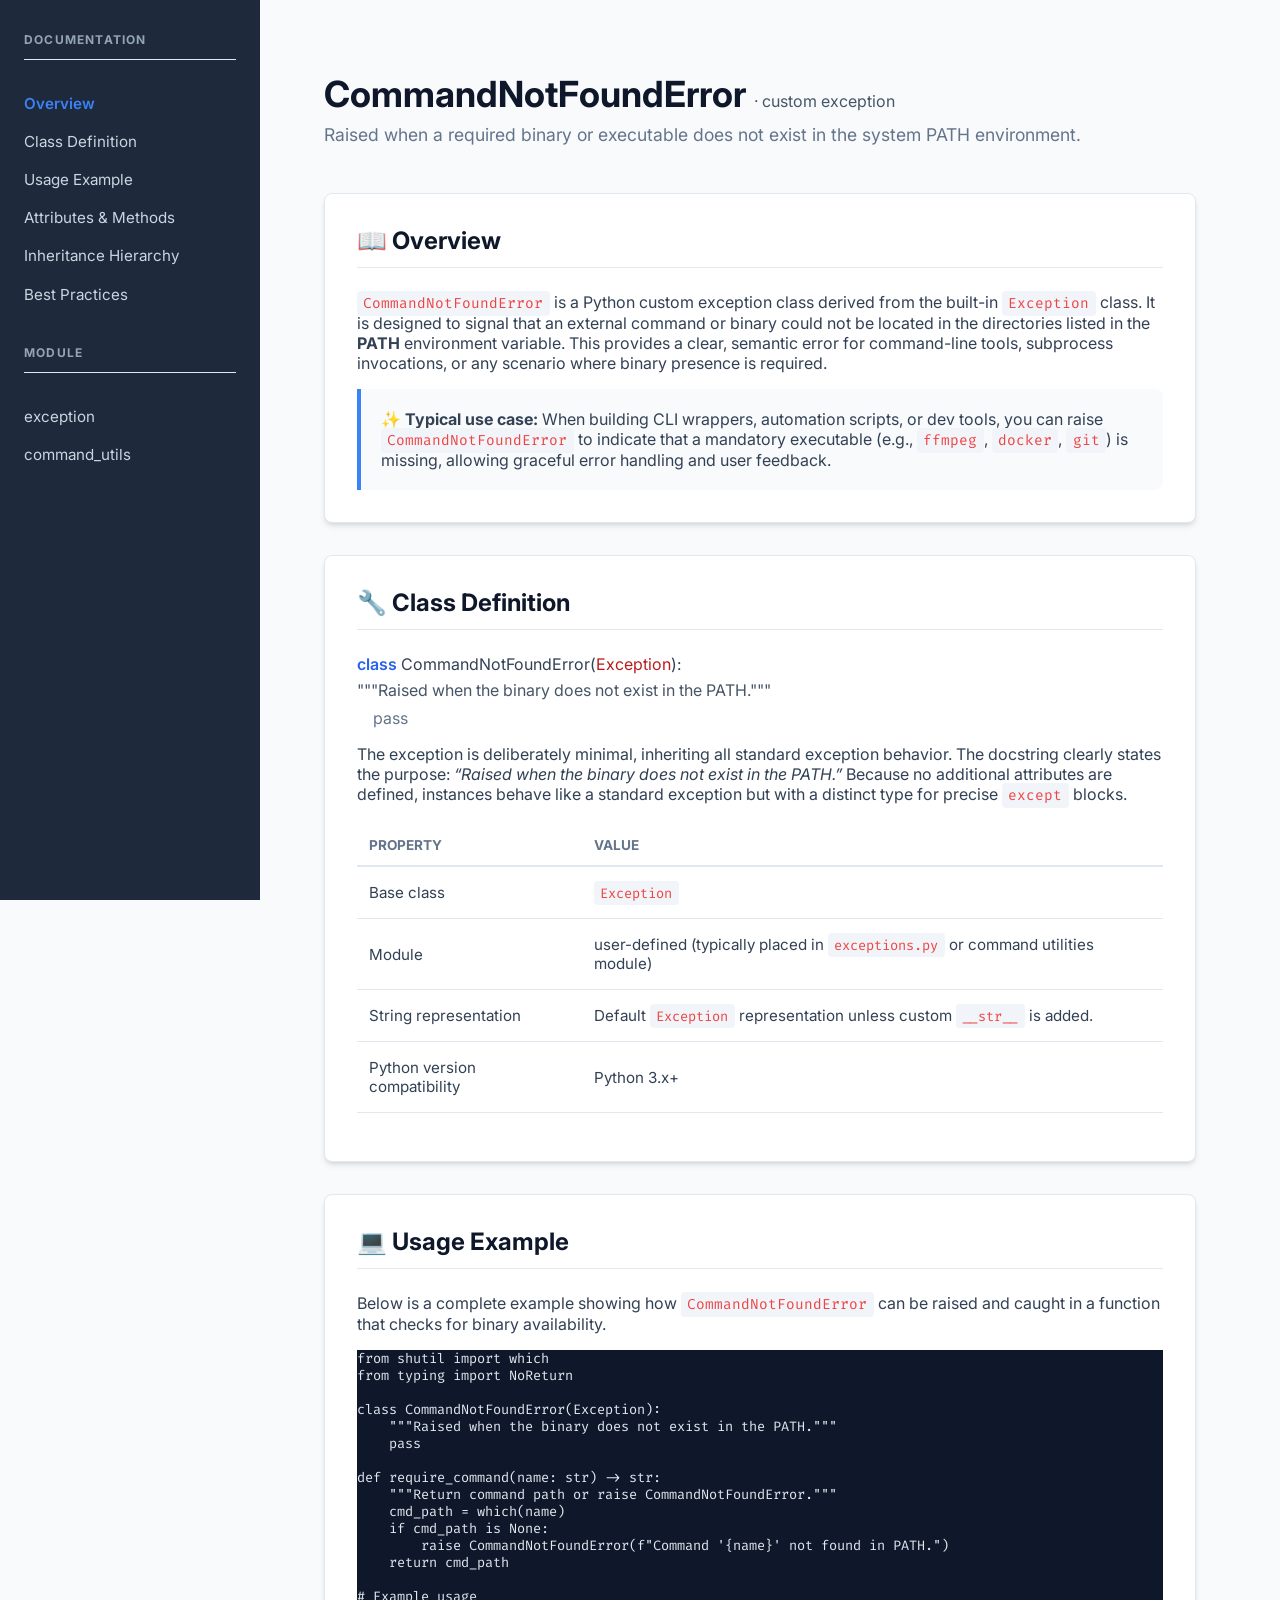
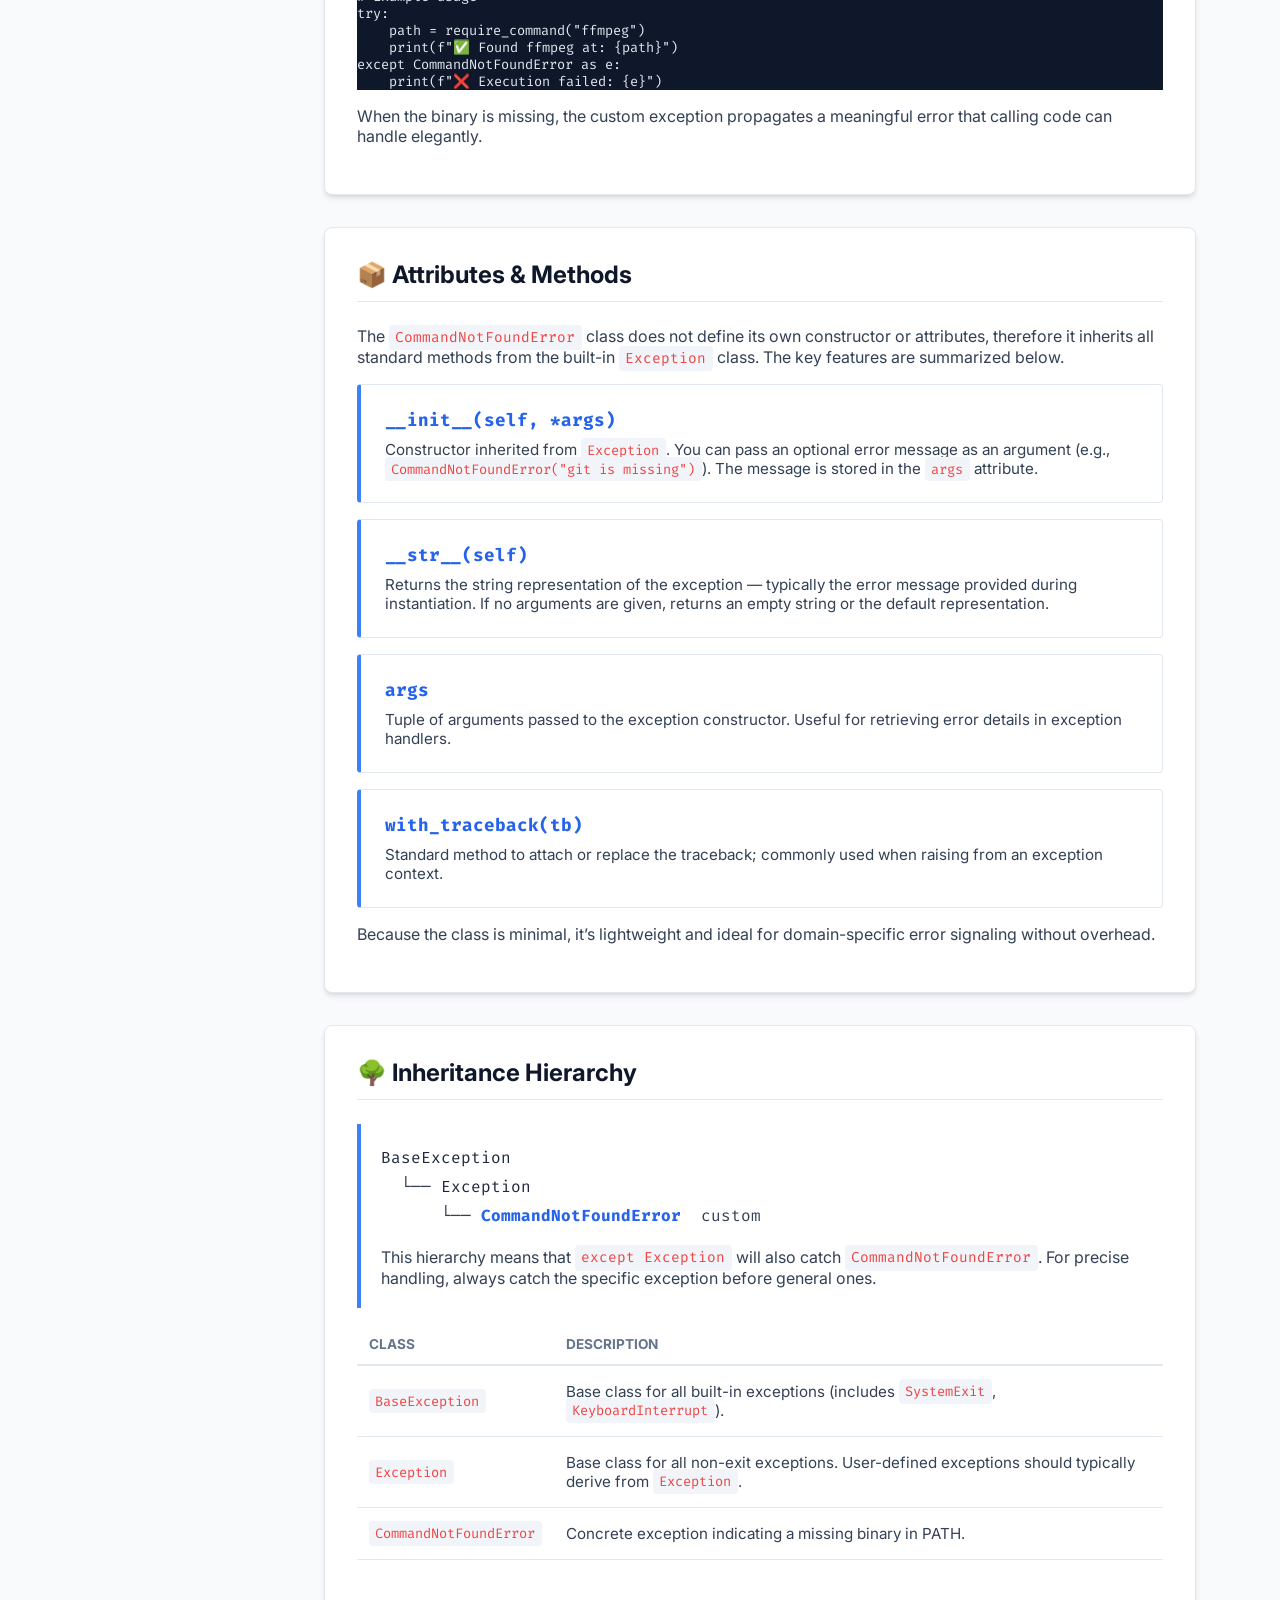
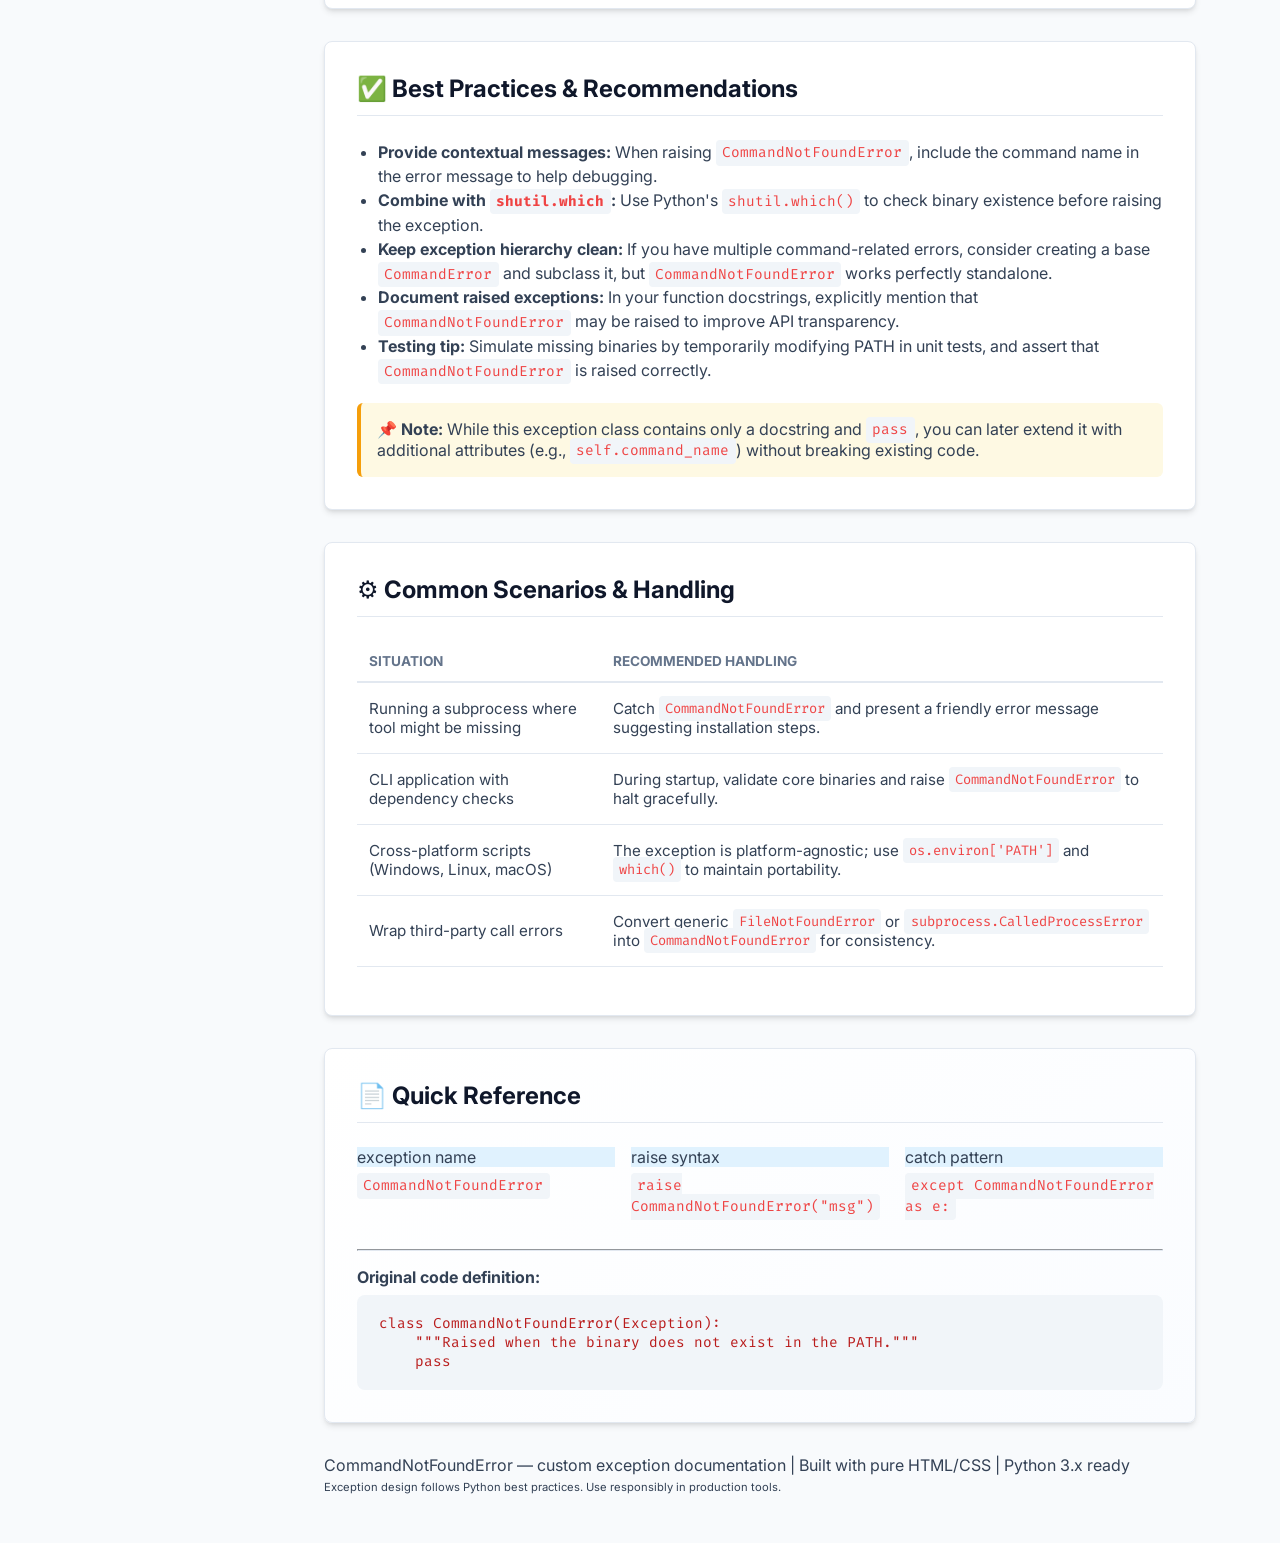
<file: docs/CommandNotFoundError.html>
<!DOCTYPE html>
<html lang="en">
<head>
    <meta charset="UTF-8">
    <meta name="viewport" content="width=device-width, initial-scale=1.0, viewport-fit=cover">
    <title>CommandNotFoundError | API Reference</title>
    <!-- Google Fonts for modern typography (Inter & Fira Code) -->
    <link href="https://fonts.googleapis.com/css2?family=Inter:opsz,wght@14..32,300;14..32,400;14..32,500;14..32,600;14..32,700&family=Fira+Code:wght@400;500&display=swap" rel="stylesheet">
    <link rel="stylesheet" href="styles.css">
</head>
<body>
    <!-- SIDEBAR: navigation with quick links -->
    <aside class="sidebar">
        <h2>DOCUMENTATION</h2>
        <nav>
            <a href="#overview" class="active">Overview</a>
            <a href="#class-definition">Class Definition</a>
            <a href="#usage">Usage Example</a>
            <a href="#attributes">Attributes & Methods</a>
            <a href="#inheritance">Inheritance Hierarchy</a>
            <a href="#best-practices">Best Practices</a>
        </nav>
        <div style="margin-top: 2rem;">
            <h2>MODULE</h2>
            <nav>
                <a href="#exception-info">exception</a>
                <a href="#command-utils">command_utils</a>
            </nav>
        </div>
    </aside>

    <!-- MAIN CONTENT: Documentation for CommandNotFoundError -->
    <main class="main-content">
        <header class="exception-header">
            <h1>CommandNotFoundError <span style="font-size: 1rem; font-weight: 400; color: #475569;">· custom exception</span></h1>
            <div class="subtitle">
                Raised when a required binary or executable does not exist in the system PATH environment.
            </div>
        </header>

        <!-- OVERVIEW SECTION -->
        <section id="overview">
            <h2>📖 Overview</h2>
            <p><code>CommandNotFoundError</code> is a Python custom exception class derived from the built-in <code>Exception</code> class. It is designed to signal that an external command or binary could not be located in the directories listed in the <strong>PATH</strong> environment variable. This provides a clear, semantic error for command-line tools, subprocess invocations, or any scenario where binary presence is required.</p>
            <div class="method-box" style="margin-top: 1rem;">
                <strong>✨ Typical use case:</strong> When building CLI wrappers, automation scripts, or dev tools, you can raise <code>CommandNotFoundError</code> to indicate that a mandatory executable (e.g., <code>ffmpeg</code>, <code>docker</code>, <code>git</code>) is missing, allowing graceful error handling and user feedback.
            </div>
        </section>

        <!-- CLASS DEFINITION SECTION (signature + docstring) -->
        <section id="class-definition">
            <h2>🔧 Class Definition</h2>
            <div class="signature">
                <span style="color: #2563eb; font-weight: 600;">class</span> CommandNotFoundError(<span style="color: #b91c1c;">Exception</span>):
                <span style="display: block; margin-top: 6px; color: #475569;">"""Raised when the binary does not exist in the PATH."""</span>
                <span style="display: block; margin-top: 8px; color: #64748b;">&nbsp;&nbsp;&nbsp;&nbsp;pass</span>
            </div>
            <p>The exception is deliberately minimal, inheriting all standard exception behavior. The docstring clearly states the purpose: <em>“Raised when the binary does not exist in the PATH.”</em> Because no additional attributes are defined, instances behave like a standard exception but with a distinct type for precise <code>except</code> blocks.</p>
            <table style="margin-top: 1.25rem;">
                <thead>
                    <tr><th>Property</th><th>Value</th></tr>
                </thead>
                <tbody>
                    <tr><td>Base class</td><td><code>Exception</code></td></tr>
                    <tr><td>Module</td><td>user-defined (typically placed in <code>exceptions.py</code> or command utilities module)</td></tr>
                    <tr><td>String representation</td><td>Default <code>Exception</code> representation unless custom <code>__str__</code> is added.</td></tr>
                    <tr><td>Python version compatibility</td><td>Python 3.x+</td></tr>
                </tbody>
            </table>
        </section>

        <!-- USAGE EXAMPLE: practical code snippet -->
        <section id="usage">
            <h2>💻 Usage Example</h2>
            <p>Below is a complete example showing how <code>CommandNotFoundError</code> can be raised and caught in a function that checks for binary availability.</p>
            <div class="signature" style="background: #0f172a; color: #e2e8f0; overflow-x: auto;">
<pre style="margin: 0; font-family: 'Fira Code', monospace; font-size: 0.85rem;">
from shutil import which
from typing import NoReturn

class CommandNotFoundError(Exception):
    """Raised when the binary does not exist in the PATH."""
    pass

def require_command(name: str) -> str:
    """Return command path or raise CommandNotFoundError."""
    cmd_path = which(name)
    if cmd_path is None:
        raise CommandNotFoundError(f"Command '{name}' not found in PATH.")
    return cmd_path

# Example usage
try:
    path = require_command("ffmpeg")
    print(f"✅ Found ffmpeg at: {path}")
except CommandNotFoundError as e:
    print(f"❌ Execution failed: {e}")
</pre>
            </div>
            <p>When the binary is missing, the custom exception propagates a meaningful error that calling code can handle elegantly.</p>
        </section>

        <!-- ATTRIBUTES & METHODS: even though the class has no custom methods, we present default exception behavior -->
        <section id="attributes">
            <h2>📦 Attributes & Methods</h2>
            <p>The <code>CommandNotFoundError</code> class does not define its own constructor or attributes, therefore it inherits all standard methods from the built-in <code>Exception</code> class. The key features are summarized below.</p>
            
            <div class="method-card">
                <h3>__init__(self, *args)</h3>
                <p>Constructor inherited from <code>Exception</code>. You can pass an optional error message as an argument (e.g., <code>CommandNotFoundError("git is missing")</code>). The message is stored in the <code>args</code> attribute.</p>
            </div>
            <div class="method-card">
                <h3>__str__(self)</h3>
                <p>Returns the string representation of the exception — typically the error message provided during instantiation. If no arguments are given, returns an empty string or the default representation.</p>
            </div>
            <div class="method-card">
                <h3>args</h3>
                <p>Tuple of arguments passed to the exception constructor. Useful for retrieving error details in exception handlers.</p>
            </div>
            <div class="method-card">
                <h3>with_traceback(tb)</h3>
                <p>Standard method to attach or replace the traceback; commonly used when raising from an exception context.</p>
            </div>
            <p>Because the class is minimal, it’s lightweight and ideal for domain-specific error signaling without overhead.</p>
        </section>

        <!-- INHERITANCE HIERARCHY: tree view -->
        <section id="inheritance">
            <h2>🌳 Inheritance Hierarchy</h2>
            <div class="method-box" style="background: #ffffff; border-left-color: #3b82f6;">
                <div style="font-family: 'Fira Code', monospace; line-height: 1.8;">
                    <span style="color: #1e293b;">BaseException</span><br>
                    &nbsp;&nbsp;└── <span style="color: #1e293b;">Exception</span><br>
                    &nbsp;&nbsp;&nbsp;&nbsp;&nbsp;&nbsp;└── <strong style="color: #2563eb;">CommandNotFoundError</strong> &nbsp;<span class="badge">custom</span>
                </div>
                <p style="margin-top: 1rem; margin-bottom: 0;">This hierarchy means that <code>except Exception</code> will also catch <code>CommandNotFoundError</code>. For precise handling, always catch the specific exception before general ones.</p>
            </div>
            <table style="margin-top: 1rem;">
                <thead>
                    <tr><th>Class</th><th>Description</th></tr>
                </thead>
                <tbody>
                    <tr><td><code>BaseException</code></td><td>Base class for all built-in exceptions (includes <code>SystemExit</code>, <code>KeyboardInterrupt</code>).</td></tr>
                    <tr><td><code>Exception</code></td><td>Base class for all non-exit exceptions. User-defined exceptions should typically derive from <code>Exception</code>.</td></tr>
                    <tr><td><code>CommandNotFoundError</code></td><td>Concrete exception indicating a missing binary in PATH.</td></tr>
                </tbody>
            </table>
        </section>

        <!-- BEST PRACTICES: how to extend or use effectively -->
        <section id="best-practices">
            <h2>✅ Best Practices & Recommendations</h2>
            <ul style="margin: 0; padding-left: 1.3rem; line-height: 1.5;">
                <li><strong>Provide contextual messages:</strong> When raising <code>CommandNotFoundError</code>, include the command name in the error message to help debugging.</li>
                <li><strong>Combine with <code>shutil.which</code>:</strong> Use Python's <code>shutil.which()</code> to check binary existence before raising the exception.</li>
                <li><strong>Keep exception hierarchy clean:</strong> If you have multiple command-related errors, consider creating a base <code>CommandError</code> and subclass it, but <code>CommandNotFoundError</code> works perfectly standalone.</li>
                <li><strong>Document raised exceptions:</strong> In your function docstrings, explicitly mention that <code>CommandNotFoundError</code> may be raised to improve API transparency.</li>
                <li><strong>Testing tip:</strong> Simulate missing binaries by temporarily modifying PATH in unit tests, and assert that <code>CommandNotFoundError</code> is raised correctly.</li>
            </ul>
            <div style="background: #fef9e3; border-left: 4px solid #f59e0b; padding: 1rem; border-radius: 6px; margin-top: 1.25rem;">
                <strong>📌 Note:</strong> While this exception class contains only a docstring and <code>pass</code>, you can later extend it with additional attributes (e.g., <code>self.command_name</code>) without breaking existing code.
            </div>
        </section>

        <!-- ADDITIONAL TABLE: error handling scenarios -->
        <section>
            <h2>⚙️ Common Scenarios & Handling</h2>
            <table>
                <thead>
                    <tr><th>Situation</th><th>Recommended Handling</th></tr>
                </thead>
                <tbody>
                    <tr>
                        <td>Running a subprocess where tool might be missing</td>
                        <td>Catch <code>CommandNotFoundError</code> and present a friendly error message suggesting installation steps.</td>
                    </tr>
                    <tr>
                        <td>CLI application with dependency checks</td>
                        <td>During startup, validate core binaries and raise <code>CommandNotFoundError</code> to halt gracefully.</td>
                    </tr>
                    <tr>
                        <td>Cross-platform scripts (Windows, Linux, macOS)</td>
                        <td>The exception is platform-agnostic; use <code>os.environ['PATH']</code> and <code>which()</code> to maintain portability.</td>
                    </tr>
                    <tr>
                        <td>Wrap third-party call errors</td>
                        <td>Convert generic <code>FileNotFoundError</code> or <code>subprocess.CalledProcessError</code> into <code>CommandNotFoundError</code> for consistency.</td>
                    </tr>
                </tbody>
            </table>
        </section>

        <!-- code summary: quick reference card -->
        <section style="background: linear-gradient(145deg, #ffffff 0%, #fafcff 100%);">
            <h2>📄 Quick Reference</h2>
            <div style="display: flex; flex-wrap: wrap; gap: 1rem; justify-content: space-between;">
                <div style="flex: 1; min-width: 180px;">
                    <div class="badge" style="background: #e0f2fe;">exception name</div>
                    <p style="margin-top: 0.5rem;"><code>CommandNotFoundError</code></p>
                </div>
                <div style="flex: 1;">
                    <div class="badge" style="background: #e0f2fe;">raise syntax</div>
                    <p style="margin-top: 0.5rem;"><code>raise CommandNotFoundError("msg")</code></p>
                </div>
                <div style="flex: 1;">
                    <div class="badge" style="background: #e0f2fe;">catch pattern</div>
                    <p style="margin-top: 0.5rem;"><code>except CommandNotFoundError as e:</code></p>
                </div>
            </div>
            <hr style="margin: 1rem 0; border-color: var(--border);">
            <div>
                <strong>Original code definition:</strong>
                <div style="background: #f1f5f9; border-radius: 8px; padding: 1rem; margin-top: 0.5rem;">
                    <code style="background: none; color: #b91c1c; display: block;">
class CommandNotFoundError(Exception):<br>
&nbsp;&nbsp;&nbsp;&nbsp;"""Raised when the binary does not exist in the PATH."""<br>
&nbsp;&nbsp;&nbsp;&nbsp;pass
                    </code>
                </div>
            </div>
        </section>

        <footer>
            <span>CommandNotFoundError — custom exception documentation | Built with pure HTML/CSS | Python 3.x ready</span><br>
            <span style="font-size: 0.7rem;">Exception design follows Python best practices. Use responsibly in production tools.</span>
        </footer>
    </main>

    <!-- Optional smooth scrolling for anchor links (no JS required, but improves behavior) -->
    <style>
        html {
            scroll-behavior: smooth;
        }
        .signature pre {
            margin: 0;
            white-space: pre-wrap;
            word-break: break-word;
        }
        @media (max-width: 768px) {
            .signature pre {
                font-size: 0.75rem;
            }
        }
    </style>
</body>
</html>
</file>
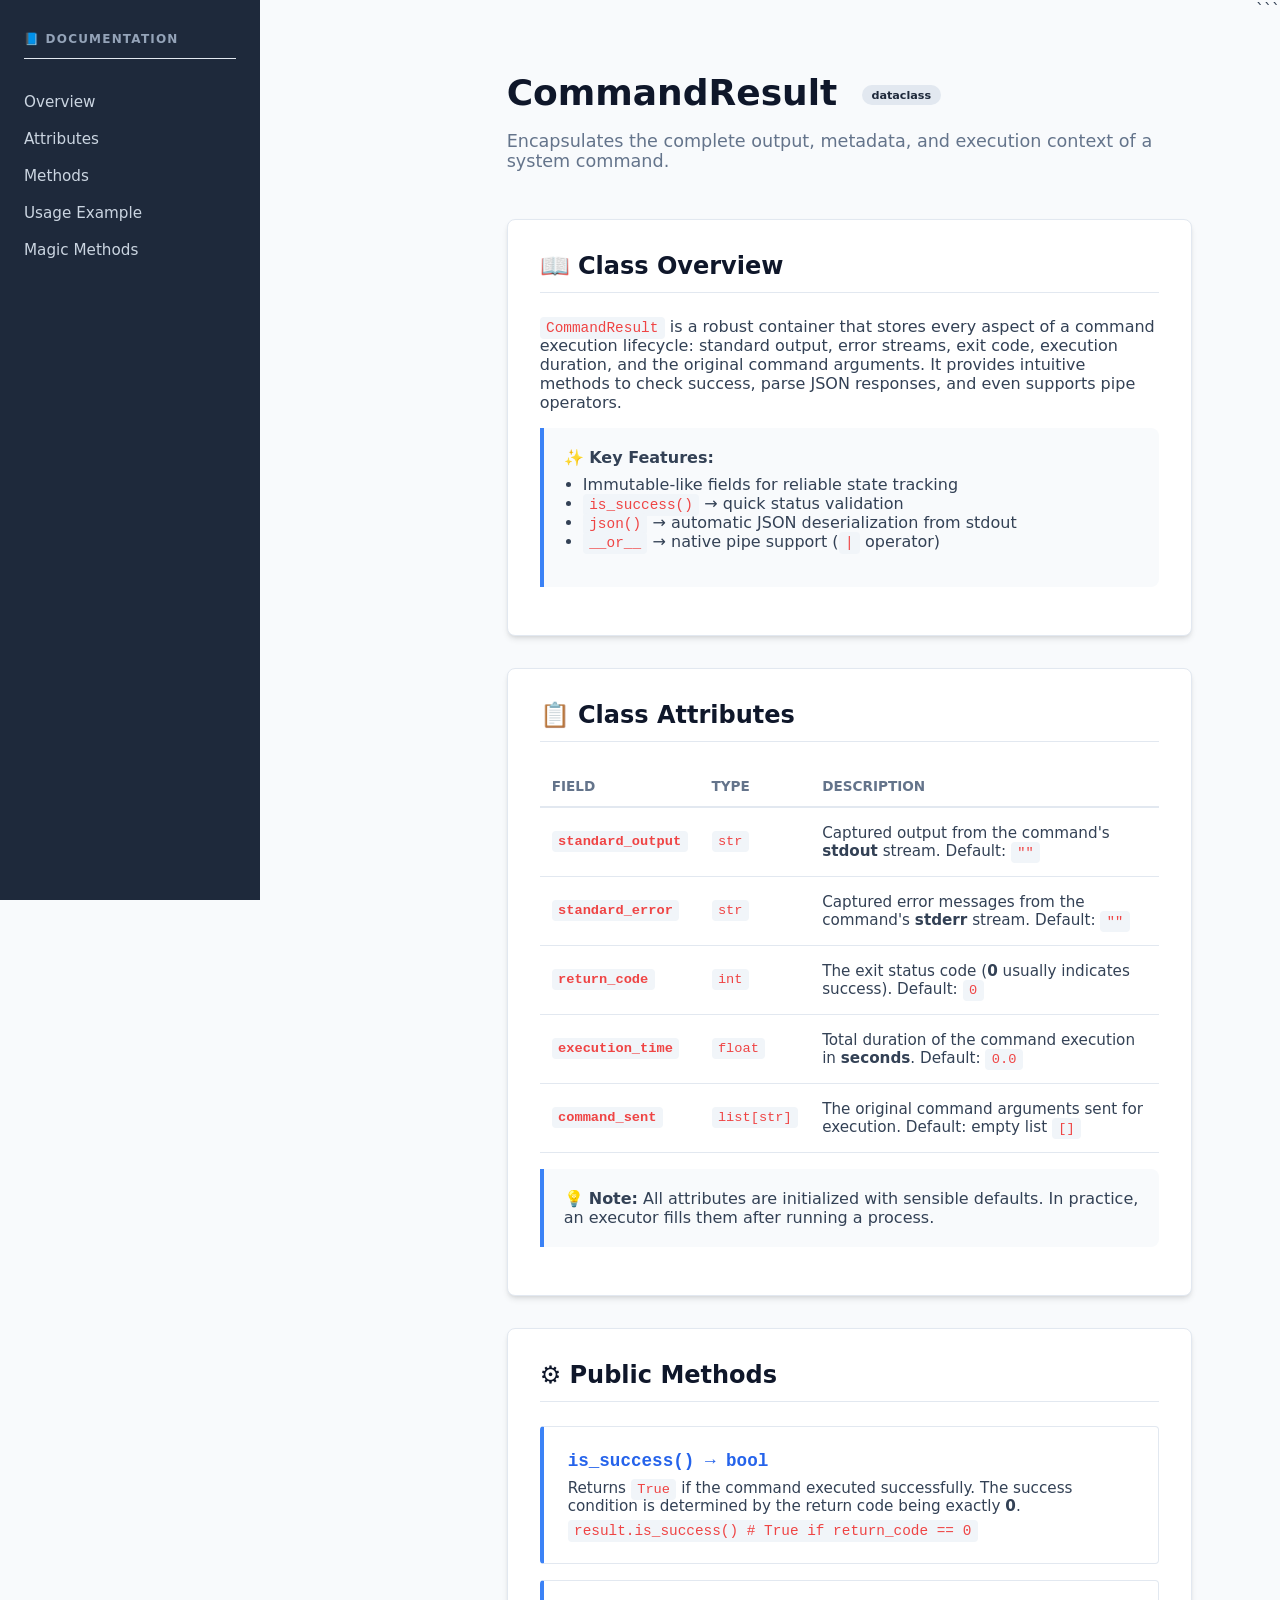
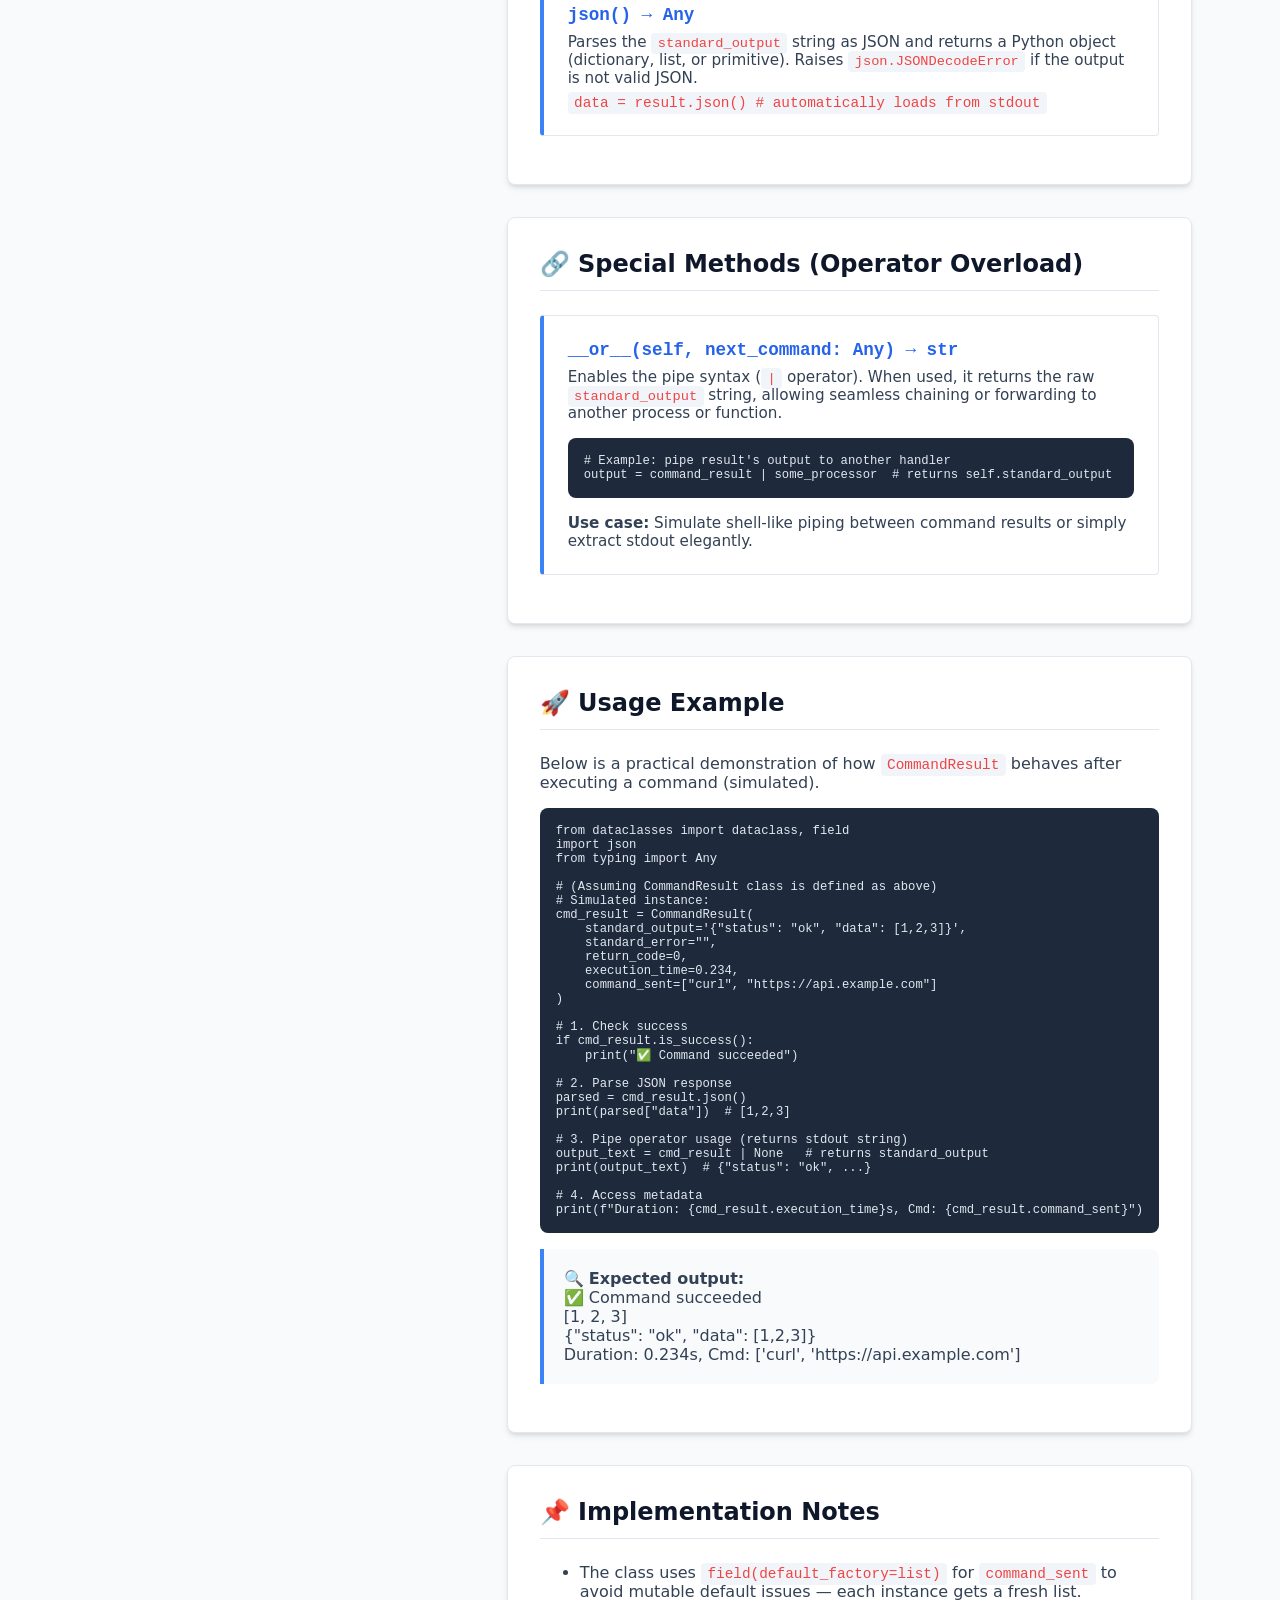
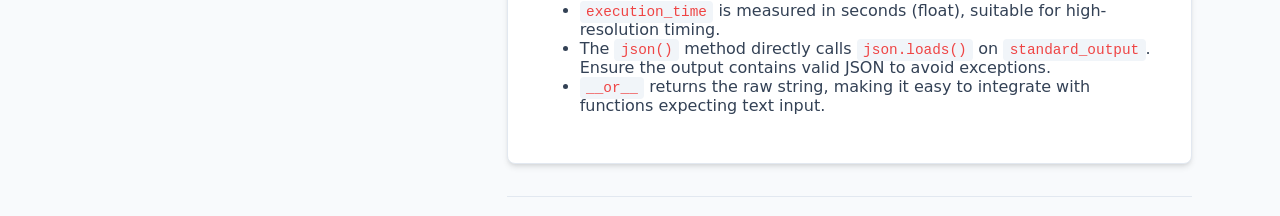
<file: docs/CommandResult.html>
Here is an HTML documentation page for your `CommandResult` class, using the CSS styles you provided.
```html
<!DOCTYPE html>
<html lang="en">
<head>
    <meta charset="UTF-8">
    <meta name="viewport" content="width=device-width, initial-scale=1.0">
    <title>CommandResult | API Documentation</title>
    <style>
        /* ===== GLOBAL STYLES & VARIABLES ===== */
        :root {
            --primary: #3b82f6;
            --primary-dark: #2563eb;
            --bg-main: #f8fafc;
            --bg-card: #ffffff;
            --sidebar-bg: #1e293b;
            --text-main: #334155;
            --text-bold: #0f172a;
            --code-color: #ef4444;
            --code-bg: #f1f5f9;
            --border: #e2e8f0;
            --radius: 8px;
            --shadow: 0 4px 6px -1px rgb(0 0 0 / 0.1), 0 2px 4px -2px rgb(0 0 0 / 0.1);
        }

        * { box-sizing: border-box; }

        body {
            font-family: 'Inter', system-ui, -apple-system, sans-serif;
            background-color: var(--bg-main);
            color: var(--text-main);
            margin: 0;
            display: flex;
            min-height: 100vh;
        }

        /* Sidebar */
        .sidebar {
            width: 260px;
            background-color: var(--sidebar-bg);
            color: white;
            padding: 2rem 1.5rem;
            position: fixed;
            height: 100vh;
            overflow-y: auto;
            scrollbar-width: thin;
            scrollbar-color: #475569 transparent;
        }

        .sidebar::-webkit-scrollbar {
            width: 6px;
        }

        .sidebar::-webkit-scrollbar-thumb {
            background-color: #475569;
            border-radius: 10px;
        }

        .sidebar::-webkit-scrollbar-track {
            background: transparent;
        }

        .sidebar h2 {
            font-size: 0.75rem;
            text-transform: uppercase;
            letter-spacing: 0.1em;
            color: #94a3b8;
            margin-bottom: 1.5rem;
        }

        .sidebar nav a {
            display: block;
            color: #cbd5e1;
            text-decoration: none;
            padding: 0.6rem 0;
            font-size: 0.95rem;
            transition: color 0.2s;
        }

        .sidebar nav a:hover { color: white; }
        .sidebar nav a.active { color: var(--primary); font-weight: 600; }

        /* Main Content */
        .main-content {
            margin-left: 260px;
            flex: 1;
            padding: 3rem 4rem;
            max-width: 1000px;
        }

        header {
            margin-bottom: 3rem;
        }

        h1 {
            font-size: 2.25rem;
            color: var(--text-bold);
            margin-bottom: 0.5rem;
        }

        .subtitle {
            font-size: 1.1rem;
            color: #64748b;
        }

        /* Cards & Sections */
        section {
            background: var(--bg-card);
            padding: 2rem;
            border-radius: var(--radius);
            box-shadow: var(--shadow);
            margin-bottom: 2rem;
            border: 1px solid var(--border);
        }

        h2 {
            font-size: 1.5rem;
            color: var(--text-bold);
            margin-top: 0;
            border-bottom: 1px solid var(--border);
            padding-bottom: 0.75rem;
            margin-bottom: 1.5rem;
        }

        /* Tables */
        table {
            width: 100%;
            border-collapse: collapse;
            margin: 1rem 0;
        }

        th {
            text-align: left;
            font-size: 0.85rem;
            text-transform: uppercase;
            color: #64748b;
            padding: 0.75rem;
            border-bottom: 2px solid var(--border);
        }

        td {
            padding: 1rem 0.75rem;
            border-bottom: 1px solid var(--border);
            font-size: 0.95rem;
        }

        /* Code components */
        code {
            font-family: 'Fira Code', 'Menlo', monospace;
            background-color: var(--code-bg);
            color: var(--code-color);
            padding: 0.2rem 0.4rem;
            border-radius: 4px;
            font-size: 0.9em;
        }

        pre {
            background: #1e293b;
            padding: 1rem;
            border-radius: var(--radius);
            overflow-x: auto;
            color: #e2e8f0;
            font-family: 'Fira Code', monospace;
            font-size: 0.85rem;
            margin: 1rem 0;
        }

        pre code {
            background: transparent;
            color: inherit;
            padding: 0;
        }

        .method-box {
            background: #f8fafc;
            border-left: 4px solid var(--primary);
            padding: 1.25rem;
            border-radius: 0 var(--radius) var(--radius) 0;
            margin: 1rem 0;
        }

        .method-card {
            background: #ffffff;
            border: 1px solid var(--border);
            border-left: 4px solid var(--primary);
            padding: 1.5rem;
            margin-bottom: 1rem;
            border-radius: 4px;
            transition: transform 0.2s ease;
        }

        .method-card:hover {
            transform: translateX(5px);
            box-shadow: 0 2px 8px rgba(0,0,0,0.05);
        }

        .method-card h3 {
            margin: 0 0 0.5rem 0;
            font-family: 'Fira Code', monospace;
            font-size: 1.1rem;
            color: var(--primary-dark);
        }

        .method-card p {
            margin: 0;
            color: var(--text-main);
            font-size: 0.95rem;
        }

        .badge {
            display: inline-block;
            background: #e2e8f0;
            color: #1e293b;
            font-size: 0.7rem;
            padding: 0.2rem 0.6rem;
            border-radius: 20px;
            font-weight: 600;
            margin-left: 0.75rem;
            vertical-align: middle;
        }

        .attribute-table td:first-child {
            font-family: 'Fira Code', monospace;
            font-weight: 600;
            color: var(--text-bold);
        }

        @media (max-width: 768px) {
            .sidebar { display: none; }
            .main-content { margin-left: 0; padding: 2rem; }
        }
    </style>
</head>
<body>

    <!-- SIDEBAR NAVIGATION -->
    <aside class="sidebar">
        <h2>📘 Documentation</h2>
        <nav>
            <a href="#overview" class="active">Overview</a>
            <a href="#attributes">Attributes</a>
            <a href="#methods">Methods</a>
            <a href="#usage">Usage Example</a>
            <a href="#magic-methods">Magic Methods</a>
        </nav>
    </aside>

    <!-- MAIN CONTENT -->
    <main class="main-content">
        <header>
            <h1>CommandResult <span class="badge">dataclass</span></h1>
            <p class="subtitle">Encapsulates the complete output, metadata, and execution context of a system command.</p>
        </header>

        <!-- OVERVIEW SECTION -->
        <section id="overview">
            <h2>📖 Class Overview</h2>
            <p><code>CommandResult</code> is a robust container that stores every aspect of a command execution lifecycle: 
            standard output, error streams, exit code, execution duration, and the original command arguments. 
            It provides intuitive methods to check success, parse JSON responses, and even supports pipe operators.</p>
            <div class="method-box">
                <strong>✨ Key Features:</strong>
                <ul style="margin-top: 0.5rem; padding-left: 1.2rem;">
                    <li>Immutable-like fields for reliable state tracking</li>
                    <li><code>is_success()</code> → quick status validation</li>
                    <li><code>json()</code> → automatic JSON deserialization from stdout</li>
                    <li><code>__or__</code> → native pipe support (<code>|</code> operator)</li>
                </ul>
            </div>
        </section>

        <!-- ATTRIBUTES SECTION (FIELDS) -->
        <section id="attributes">
            <h2>📋 Class Attributes</h2>
            <table class="attribute-table">
                <thead>
                    <tr>
                        <th>Field</th>
                        <th>Type</th>
                        <th>Description</th>
                    </tr>
                </thead>
                <tbody>
                    <tr>
                        <td><code>standard_output</code></td>
                        <td><code>str</code></td>
                        <td>Captured output from the command's <strong>stdout</strong> stream. Default: <code>""</code></td>
                    </tr>
                    <tr>
                        <td><code>standard_error</code></td>
                        <td><code>str</code></td>
                        <td>Captured error messages from the command's <strong>stderr</strong> stream. Default: <code>""</code></td>
                    </tr>
                    <tr>
                        <td><code>return_code</code></td>
                        <td><code>int</code></td>
                        <td>The exit status code (<strong>0</strong> usually indicates success). Default: <code>0</code></td>
                    </tr>
                    <tr>
                        <td><code>execution_time</code></td>
                        <td><code>float</code></td>
                        <td>Total duration of the command execution in <strong>seconds</strong>. Default: <code>0.0</code></td>
                    </tr>
                    <tr>
                        <td><code>command_sent</code></td>
                        <td><code>list[str]</code></td>
                        <td>The original command arguments sent for execution. Default: empty list <code>[]</code></td>
                    </tr>
                </tbody>
            </table>
            <div class="method-box">
                💡 <strong>Note:</strong> All attributes are initialized with sensible defaults. In practice, an executor fills them after running a process.
            </div>
        </section>

        <!-- METHODS SECTION -->
        <section id="methods">
            <h2>⚙️ Public Methods</h2>
            
            <div class="method-card">
                <h3>is_success() → bool</h3>
                <p>Returns <code>True</code> if the command executed successfully. The success condition is determined by the return code being exactly <strong>0</strong>.</p>
                <div style="margin-top: 0.5rem;">
                    <code>result.is_success()  # True if return_code == 0</code>
                </div>
            </div>

            <div class="method-card">
                <h3>json() → Any</h3>
                <p>Parses the <code>standard_output</code> string as JSON and returns a Python object (dictionary, list, or primitive). Raises <code>json.JSONDecodeError</code> if the output is not valid JSON.</p>
                <div style="margin-top: 0.5rem;">
                    <code>data = result.json()  # automatically loads from stdout</code>
                </div>
            </div>
        </section>

        <!-- MAGIC METHODS / PIPE OPERATOR -->
        <section id="magic-methods">
            <h2>🔗 Special Methods (Operator Overload)</h2>
            <div class="method-card">
                <h3>__or__(self, next_command: Any) → str</h3>
                <p>Enables the pipe syntax (<code>|</code> operator). When used, it returns the raw <code>standard_output</code> string, allowing seamless chaining or forwarding to another process or function.</p>
                <pre><code># Example: pipe result's output to another handler
output = command_result | some_processor  # returns self.standard_output</code></pre>
                <p><strong>Use case:</strong> Simulate shell-like piping between command results or simply extract stdout elegantly.</p>
            </div>
        </section>

        <!-- USAGE EXAMPLE (PRACTICAL DEMO) -->
        <section id="usage">
            <h2>🚀 Usage Example</h2>
            <p>Below is a practical demonstration of how <code>CommandResult</code> behaves after executing a command (simulated).</p>
            <pre><code>from dataclasses import dataclass, field
import json
from typing import Any

# (Assuming CommandResult class is defined as above)
# Simulated instance:
cmd_result = CommandResult(
    standard_output='{"status": "ok", "data": [1,2,3]}',
    standard_error="",
    return_code=0,
    execution_time=0.234,
    command_sent=["curl", "https://api.example.com"]
)

# 1. Check success
if cmd_result.is_success():
    print("✅ Command succeeded")

# 2. Parse JSON response
parsed = cmd_result.json()
print(parsed["data"])  # [1,2,3]

# 3. Pipe operator usage (returns stdout string)
output_text = cmd_result | None   # returns standard_output
print(output_text)  # {"status": "ok", ...}

# 4. Access metadata
print(f"Duration: {cmd_result.execution_time}s, Cmd: {cmd_result.command_sent}")</code></pre>

            <div class="method-box" style="margin-top: 1rem;">
                🔍 <strong>Expected output:</strong><br/>
                ✅ Command succeeded<br/>
                [1, 2, 3]<br/>
                {"status": "ok", "data": [1,2,3]}<br/>
                Duration: 0.234s, Cmd: ['curl', 'https://api.example.com']
            </div>
        </section>

        <!-- ADDITIONAL NOTES: FIELD DEFAULTS + DATACLASS BEHAVIOR -->
        <section id="notes">
            <h2>📌 Implementation Notes</h2>
            <ul>
                <li>The class uses <code>field(default_factory=list)</code> for <code>command_sent</code> to avoid mutable default issues — each instance gets a fresh list.</li>
                <li><code>execution_time</code> is measured in seconds (float), suitable for high-resolution timing.</li>
                <li>The <code>json()</code> method directly calls <code>json.loads()</code> on <code>standard_output</code>. Ensure the output contains valid JSON to avoid exceptions.</li>
                <li><code>__or__</code> returns the raw string, making it easy to integrate with functions expecting text input.</li>
            </ul>
        </section>

        <!-- FOOTER (implicit) -->
        <footer style="margin-top: 2rem; font-size: 0.8rem; color: #94a3b8; text-align: center; border-top: 1px solid var(--border); padding-top: 1.5rem;">
            CommandResult API Documentation — Pure Python dataclass for command execution tracing.
        </footer>
    </main>

    <!-- Smooth scroll & active link highlight (simple vanilla) -->
    <script>
        (function() {
            const sections = document.querySelectorAll('section');
            const navLinks = document.querySelectorAll('.sidebar nav a');
            
            function setActiveLink() {
                let current = '';
                const scrollPos = window.scrollY + 120;
                sections.forEach(section => {
                    const sectionTop = section.offsetTop;
                    const sectionBottom = sectionTop + section.offsetHeight;
                    if (scrollPos >= sectionTop && scrollPos < sectionBottom) {
                        current = section.getAttribute('id');
                    }
                });
                navLinks.forEach(link => {
                    link.classList.remove('active');
                    const href = link.getAttribute('href').substring(1);
                    if (href === current) {
                        link.classList.add('active');
                    }
                });
            }
            
            window.addEventListener('scroll', setActiveLink);
            window.addEventListener('load', setActiveLink);
            
            // Smooth scroll for anchor clicks
            navLinks.forEach(link => {
                link.addEventListener('click', function(e) {
                    e.preventDefault();
                    const targetId = this.getAttribute('href').substring(1);
                    const targetElement = document.getElementById(targetId);
                    if (targetElement) {
                        targetElement.scrollIntoView({ behavior: 'smooth' });
                        history.pushState(null, null, `#${targetId}`);
                    }
                });
            });
        })();
    </script>
</body>
</html>
```
</file>
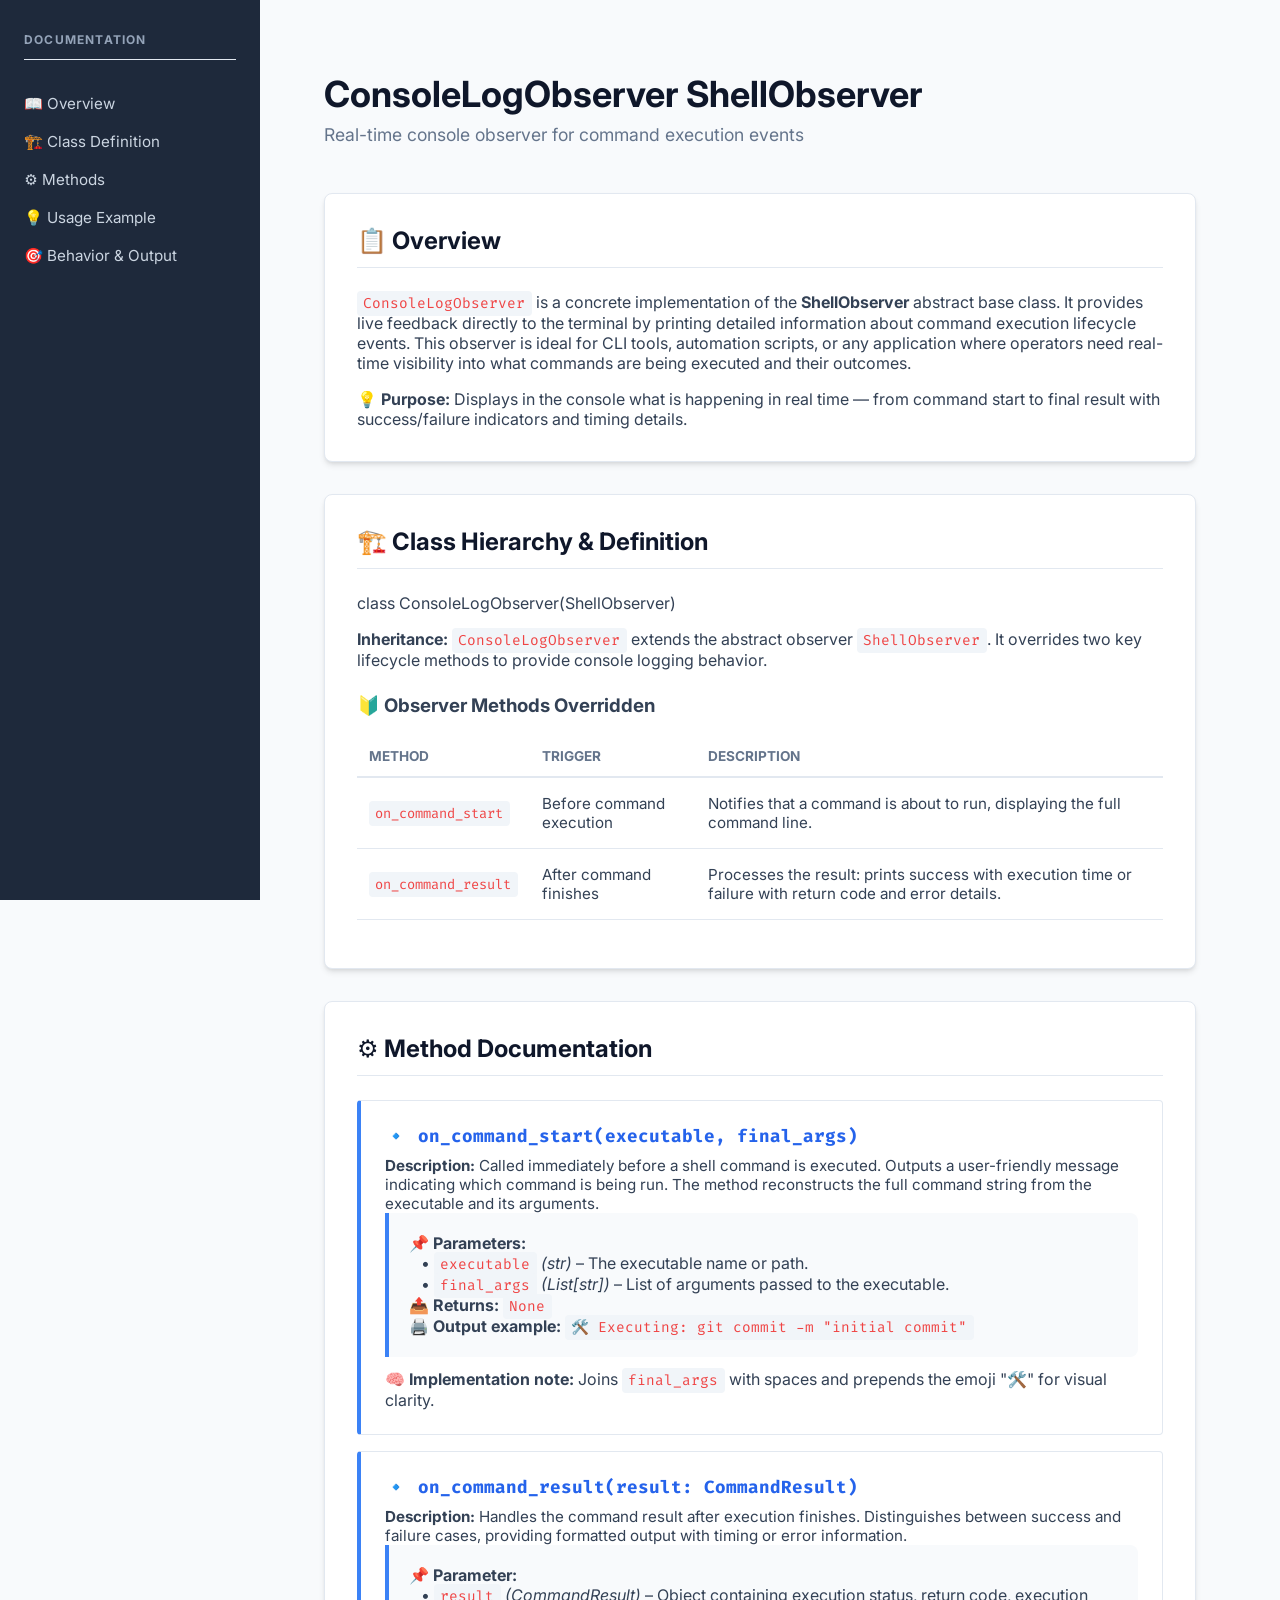
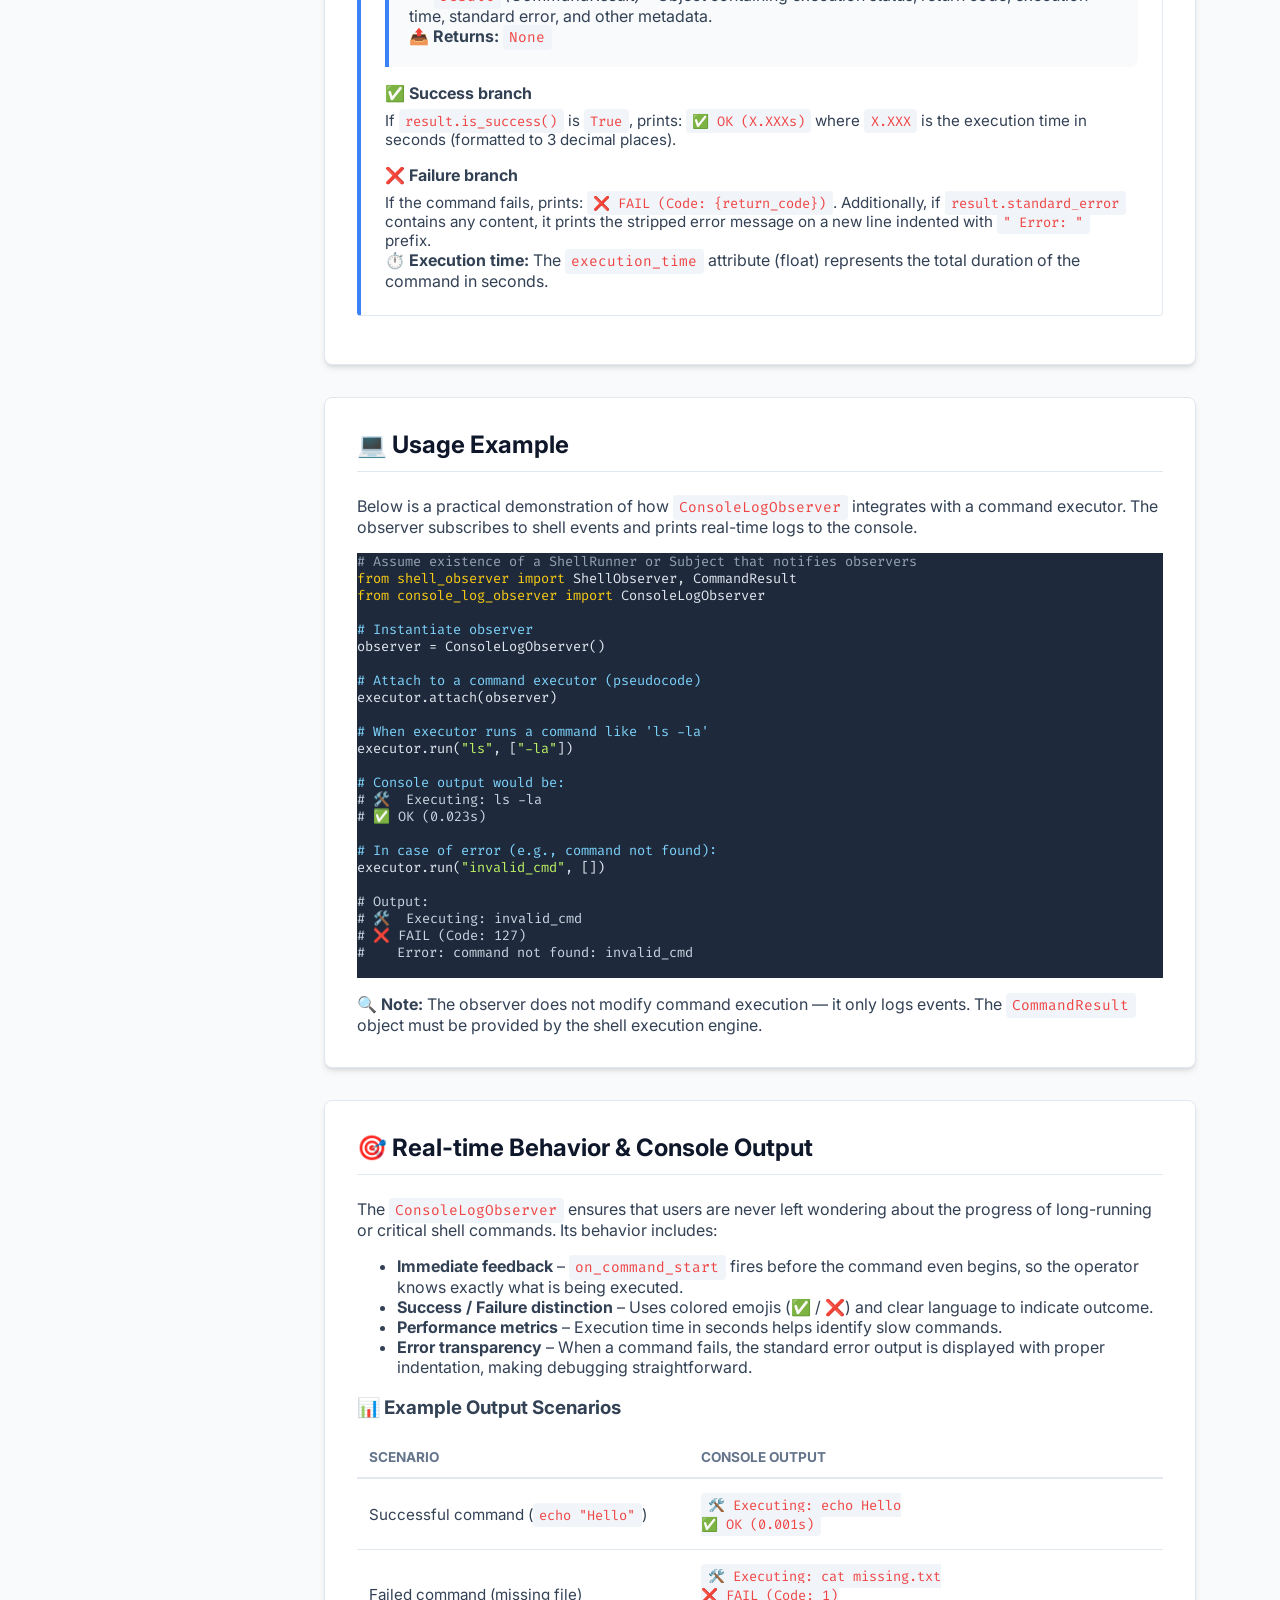
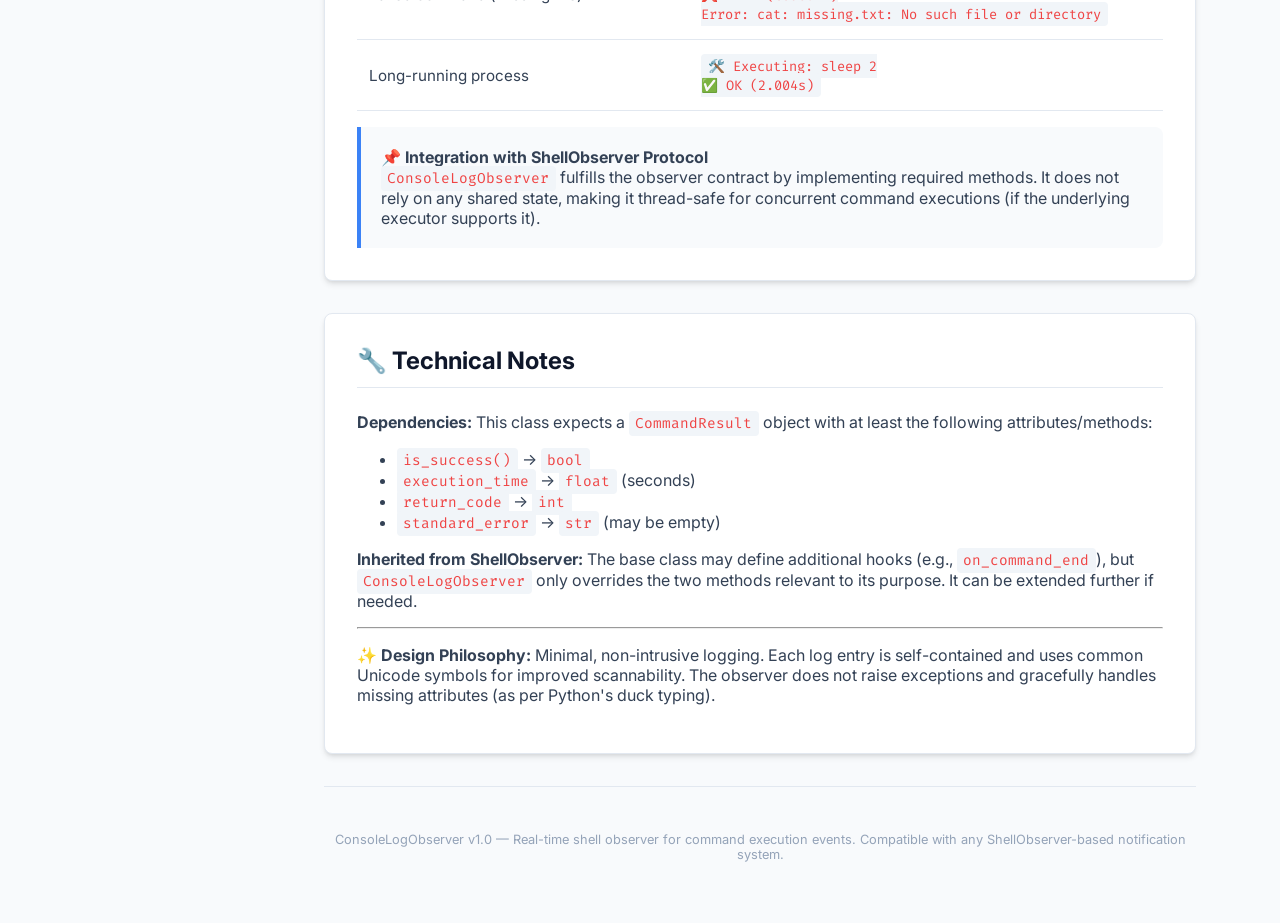
<file: docs/ConsoleLogObserver.html>
<!DOCTYPE html>
<html lang="en">
<head>
    <meta charset="UTF-8">
    <meta name="viewport" content="width=device-width, initial-scale=1.0">
    <title>ConsoleLogObserver | API Documentation</title>
    <!-- Google Fonts for clean typography (Inter & Fira Code) -->
    <link href="https://fonts.googleapis.com/css2?family=Inter:opsz,wght@14..32,300;14..32,400;14..32,500;14..32,600;14..32,700&family=Fira+Code:wght@400;500&display=swap" rel="stylesheet">
    <link rel="stylesheet" href="styles.css">
</head>
<body>

    <!-- Sidebar Navigation -->
    <aside class="sidebar">
        <h2>DOCUMENTATION</h2>
        <nav>
            <a href="#overview" class="active">📖 Overview</a>
            <a href="#class-definition">🏗️ Class Definition</a>
            <a href="#methods">⚙️ Methods</a>
            <a href="#usage-example">💡 Usage Example</a>
            <a href="#behavior">🎯 Behavior & Output</a>
        </nav>
    </aside>

    <!-- Main Content Area -->
    <main class="main-content">
        <header>
            <h1>ConsoleLogObserver <span class="class-badge">ShellObserver</span></h1>
            <div class="subtitle">Real-time console observer for command execution events</div>
        </header>

        <!-- Overview Section -->
        <section id="overview">
            <h2>📋 Overview</h2>
            <p><code>ConsoleLogObserver</code> is a concrete implementation of the <strong>ShellObserver</strong> abstract base class. It provides live feedback directly to the terminal by printing detailed information about command execution lifecycle events. This observer is ideal for CLI tools, automation scripts, or any application where operators need real-time visibility into what commands are being executed and their outcomes.</p>
            <div class="note">
                💡 <strong>Purpose:</strong> Displays in the console what is happening in real time — from command start to final result with success/failure indicators and timing details.
            </div>
        </section>

        <!-- Class Definition Section -->
        <section id="class-definition">
            <h2>🏗️ Class Hierarchy & Definition</h2>
            <div class="signature">
                class ConsoleLogObserver(ShellObserver)
            </div>
            <p><strong>Inheritance:</strong> <code>ConsoleLogObserver</code> extends the abstract observer <code>ShellObserver</code>. It overrides two key lifecycle methods to provide console logging behavior.</p>
            
            <h3 style="margin-top: 1.5rem;">🔰 Observer Methods Overridden</h3>
            <table>
                <thead>
                    <tr>
                        <th>Method</th>
                        <th>Trigger</th>
                        <th>Description</th>
                    </tr>
                </thead>
                <tbody>
                    <tr>
                        <td><code>on_command_start</code></td>
                        <td>Before command execution</td>
                        <td>Notifies that a command is about to run, displaying the full command line.</td>
                    </tr>
                    <tr>
                        <td><code>on_command_result</code></td>
                        <td>After command finishes</td>
                        <td>Processes the result: prints success with execution time or failure with return code and error details.</td>
                    </tr>
                </tbody>
            </table>
        </section>

        <!-- Methods Section with detailed cards -->
        <section id="methods">
            <h2>⚙️ Method Documentation</h2>
            
            <!-- Method: on_command_start -->
            <div class="method-card">
                <h3>🔹 on_command_start(executable, final_args)</h3>
                <p><strong>Description:</strong> Called immediately before a shell command is executed. Outputs a user-friendly message indicating which command is being run. The method reconstructs the full command string from the executable and its arguments.</p>
                <div class="method-box">
                    <strong>📌 Parameters:</strong><br>
                    &nbsp;&nbsp;&nbsp;• <code>executable</code> <em>(str)</em> – The executable name or path.<br>
                    &nbsp;&nbsp;&nbsp;• <code>final_args</code> <em>(List[str])</em> – List of arguments passed to the executable.<br>
                    <strong>📤 Returns:</strong> <code>None</code><br>
                    <strong>🖨️ Output example:</strong> <code>🛠️  Executing: git commit -m "initial commit"</code>
                </div>
                <div class="note" style="margin-top: 0.75rem;">
                    🧠 <strong>Implementation note:</strong> Joins <code>final_args</code> with spaces and prepends the emoji "🛠️" for visual clarity.
                </div>
            </div>

            <!-- Method: on_command_result -->
            <div class="method-card">
                <h3>🔹 on_command_result(result: CommandResult)</h3>
                <p><strong>Description:</strong> Handles the command result after execution finishes. Distinguishes between success and failure cases, providing formatted output with timing or error information.</p>
                <div class="method-box">
                    <strong>📌 Parameter:</strong><br>
                    &nbsp;&nbsp;&nbsp;• <code>result</code> <em>(CommandResult)</em> – Object containing execution status, return code, execution time, standard error, and other metadata.<br>
                    <strong>📤 Returns:</strong> <code>None</code><br>
                </div>
                <h4 style="margin: 1rem 0 0.5rem 0;">✅ Success branch</h4>
                <p>If <code>result.is_success()</code> is <code>True</code>, prints: <code>✅ OK (X.XXXs)</code> where <code>X.XXX</code> is the execution time in seconds (formatted to 3 decimal places).</p>
                <h4 style="margin: 1rem 0 0.5rem 0;">❌ Failure branch</h4>
                <p>If the command fails, prints: <code>❌ FAIL (Code: {return_code})</code>. Additionally, if <code>result.standard_error</code> contains any content, it prints the stripped error message on a new line indented with <code>"   Error: "</code> prefix.</p>
                <div class="note">
                    ⏱️ <strong>Execution time:</strong> The <code>execution_time</code> attribute (float) represents the total duration of the command in seconds.
                </div>
            </div>
        </section>

        <!-- Usage Example Section (Interactive / Code demonstration) -->
        <section id="usage-example">
            <h2>💻 Usage Example</h2>
            <p>Below is a practical demonstration of how <code>ConsoleLogObserver</code> integrates with a command executor. The observer subscribes to shell events and prints real-time logs to the console.</p>
            
            <div class="signature" style="background: #1e293b; color: #e2e8f0; overflow-x: auto;">
                <pre style="margin: 0; font-family: 'Fira Code', monospace; font-size: 0.85rem;">
<span style="color: #94a3b8;"># Assume existence of a ShellRunner or Subject that notifies observers</span>
<span style="color: #facc15;">from shell_observer</span> <span style="color: #facc15;">import</span> ShellObserver, CommandResult
<span style="color: #facc15;">from console_log_observer</span> <span style="color: #facc15;">import</span> ConsoleLogObserver

<span style="color: #7dd3fc;"># Instantiate observer</span>
observer = ConsoleLogObserver()

<span style="color: #7dd3fc;"># Attach to a command executor (pseudocode)</span>
executor.attach(observer)

<span style="color: #7dd3fc;"># When executor runs a command like 'ls -la'</span>
executor.run(<span style="color: #bef264;">"ls"</span>, [<span style="color: #bef264;">"-la"</span>])

<span style="color: #7dd3fc;"># Console output would be:</span>
<span style="color: #cbd5e1;"># 🛠️  Executing: ls -la</span>
<span style="color: #cbd5e1;"># ✅ OK (0.023s)</span>

<span style="color: #7dd3fc;"># In case of error (e.g., command not found):</span>
executor.run(<span style="color: #bef264;">"invalid_cmd"</span>, [])

<span style="color: #cbd5e1;"># Output:</span>
<span style="color: #cbd5e1;"># 🛠️  Executing: invalid_cmd</span>
<span style="color: #cbd5e1;"># ❌ FAIL (Code: 127)</span>
<span style="color: #cbd5e1;">#    Error: command not found: invalid_cmd</span>
                </pre>
            </div>
            <div class="note" style="margin-top: 1rem;">
                🔍 <strong>Note:</strong> The observer does not modify command execution — it only logs events. The <code>CommandResult</code> object must be provided by the shell execution engine.
            </div>
        </section>

        <!-- Behavior & Output Characteristics -->
        <section id="behavior">
            <h2>🎯 Real-time Behavior & Console Output</h2>
            <p>The <code>ConsoleLogObserver</code> ensures that users are never left wondering about the progress of long-running or critical shell commands. Its behavior includes:</p>
            <ul style="margin-bottom: 1rem;">
                <li><strong>Immediate feedback</strong> – <code>on_command_start</code> fires before the command even begins, so the operator knows exactly what is being executed.</li>
                <li><strong>Success / Failure distinction</strong> – Uses colored emojis (✅ / ❌) and clear language to indicate outcome.</li>
                <li><strong>Performance metrics</strong> – Execution time in seconds helps identify slow commands.</li>
                <li><strong>Error transparency</strong> – When a command fails, the standard error output is displayed with proper indentation, making debugging straightforward.</li>
            </ul>

            <h3>📊 Example Output Scenarios</h3>
            <table>
                <thead>
                    <tr>
                        <th>Scenario</th>
                        <th>Console Output</th>
                    </tr>
                </thead>
                <tbody>
                    <tr>
                        <td>Successful command (<code>echo "Hello"</code>)</td>
                        <td><code>🛠️  Executing: echo Hello<br>✅ OK (0.001s)</code></td>
                    </tr>
                    <tr>
                        <td>Failed command (missing file)</td>
                        <td><code>🛠️  Executing: cat missing.txt<br>❌ FAIL (Code: 1)<br>   Error: cat: missing.txt: No such file or directory</code></td>
                    </tr>
                    <tr>
                        <td>Long-running process</td>
                        <td><code>🛠️  Executing: sleep 2<br>✅ OK (2.004s)</code></td>
                    </tr>
                </tbody>
            </table>
            
            <div class="method-box" style="margin-top: 1rem;">
                <strong>📌 Integration with ShellObserver Protocol</strong><br>
                <code>ConsoleLogObserver</code> fulfills the observer contract by implementing required methods. It does not rely on any shared state, making it thread-safe for concurrent command executions (if the underlying executor supports it).
            </div>
        </section>

        <!-- Additional details: attributes, dependencies -->
        <section id="technical-notes" style="background: var(--bg-card);">
            <h2>🔧 Technical Notes</h2>
            <p><strong>Dependencies:</strong> This class expects a <code>CommandResult</code> object with at least the following attributes/methods:</p>
            <ul>
                <li><code>is_success()</code> → <code>bool</code></li>
                <li><code>execution_time</code> → <code>float</code> (seconds)</li>
                <li><code>return_code</code> → <code>int</code></li>
                <li><code>standard_error</code> → <code>str</code> (may be empty)</li>
            </ul>
            <p><strong>Inherited from ShellObserver:</strong> The base class may define additional hooks (e.g., <code>on_command_end</code>), but <code>ConsoleLogObserver</code> only overrides the two methods relevant to its purpose. It can be extended further if needed.</p>
            <hr>
            <p><strong>✨ Design Philosophy:</strong> Minimal, non-intrusive logging. Each log entry is self-contained and uses common Unicode symbols for improved scannability. The observer does not raise exceptions and gracefully handles missing attributes (as per Python's duck typing).</p>
        </section>

        <!-- Footer / meta info -->
        <footer style="margin-top: 2rem; text-align: center; font-size: 0.8rem; color: #94a3b8; border-top: 1px solid var(--border); padding-top: 2rem;">
            <p>ConsoleLogObserver v1.0 — Real-time shell observer for command execution events. Compatible with any ShellObserver-based notification system.</p>
        </footer>
    </main>

    <!-- Optional: smooth scroll behavior for anchor links -->
    <script>
        // Simple scroll to section with active sidebar highlight
        document.querySelectorAll('.sidebar nav a').forEach(anchor => {
            anchor.addEventListener('click', function(e) {
                e.preventDefault();
                const targetId = this.getAttribute('href').substring(1);
                const targetElement = document.getElementById(targetId);
                if (targetElement) {
                    targetElement.scrollIntoView({ behavior: 'smooth', block: 'start' });
                    // Update active class
                    document.querySelectorAll('.sidebar nav a').forEach(a => a.classList.remove('active'));
                    this.classList.add('active');
                }
            });
        });
        
        // Optional: update active state on scroll (simple highlight for demo)
        const sections = document.querySelectorAll('section');
        const navLinks = document.querySelectorAll('.sidebar nav a');
        window.addEventListener('scroll', () => {
            let current = '';
            sections.forEach(section => {
                const sectionTop = section.offsetTop - 100;
                const sectionBottom = sectionTop + section.offsetHeight;
                if (scrollY >= sectionTop && scrollY < sectionBottom) {
                    current = section.getAttribute('id');
                }
            });
            navLinks.forEach(link => {
                link.classList.remove('active');
                const href = link.getAttribute('href').substring(1);
                if (href === current) {
                    link.classList.add('active');
                }
            });
        });
    </script>
</body>
</html>
</file>
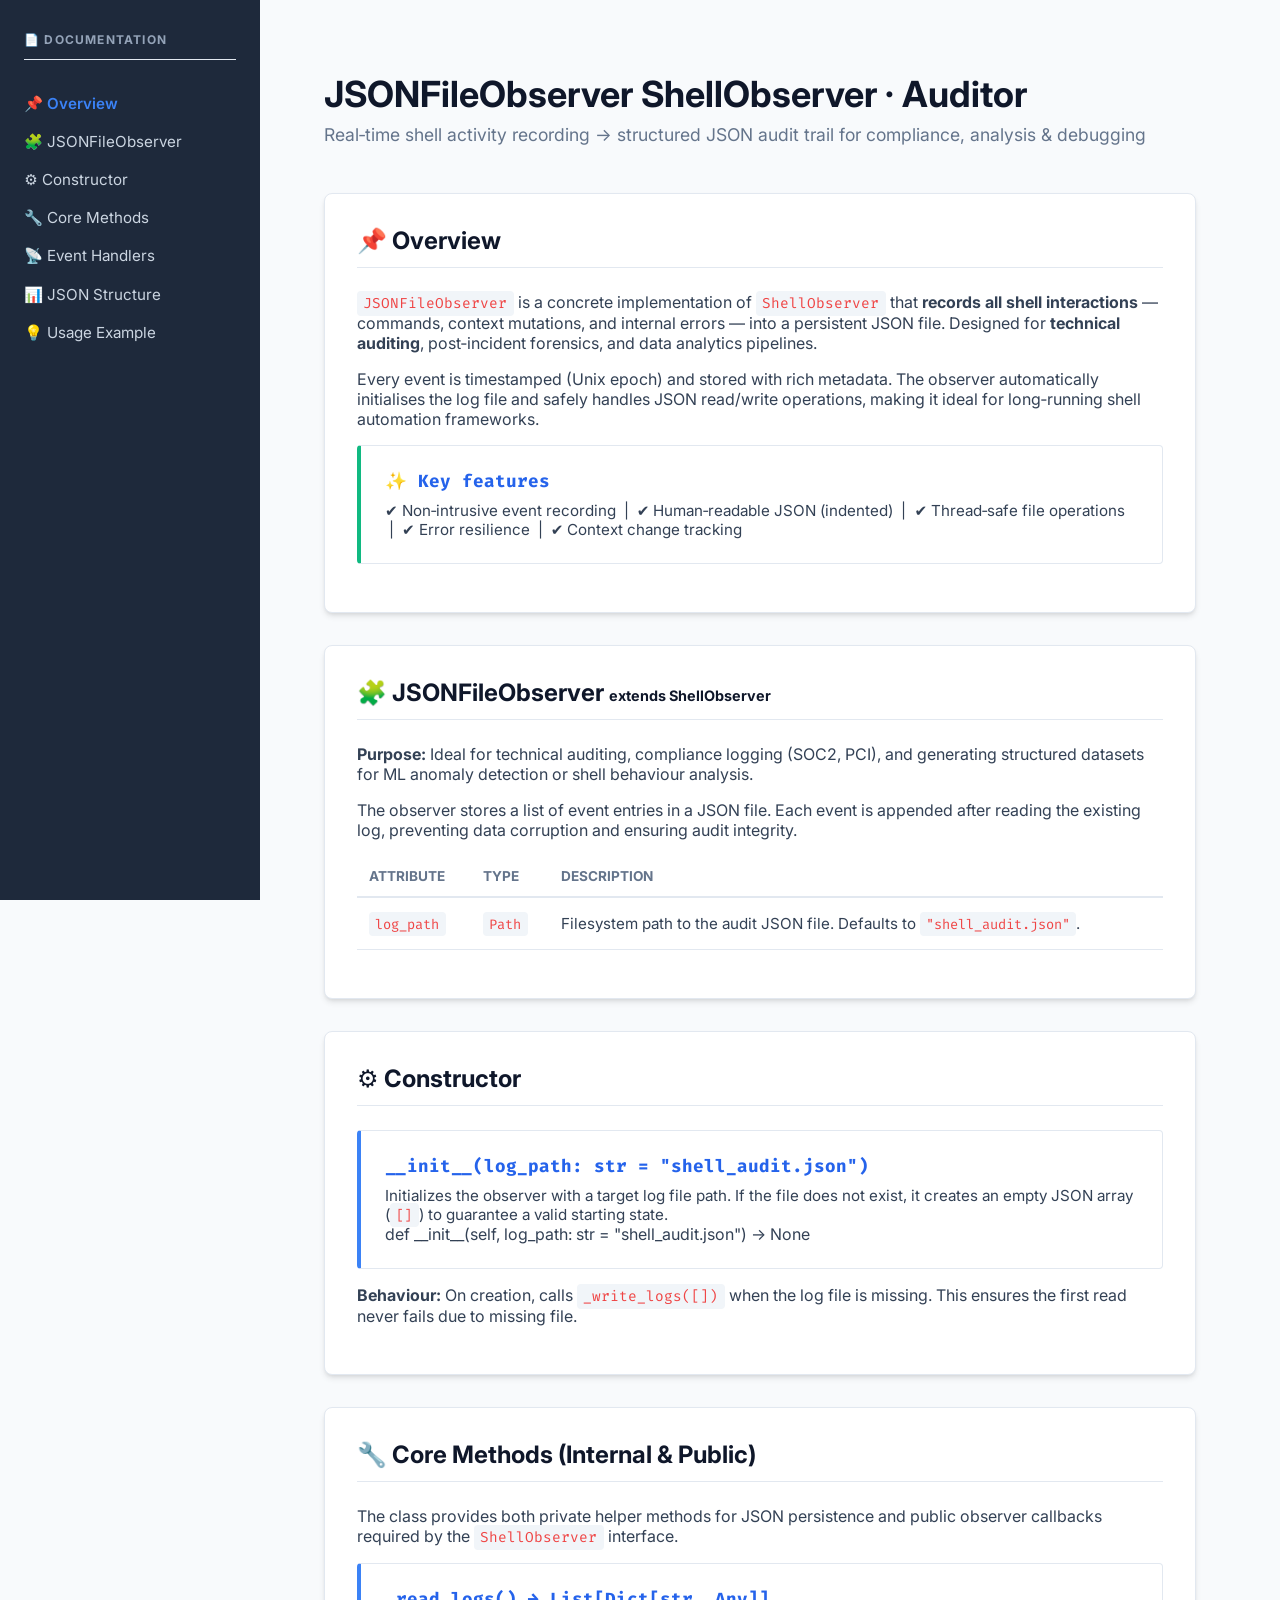
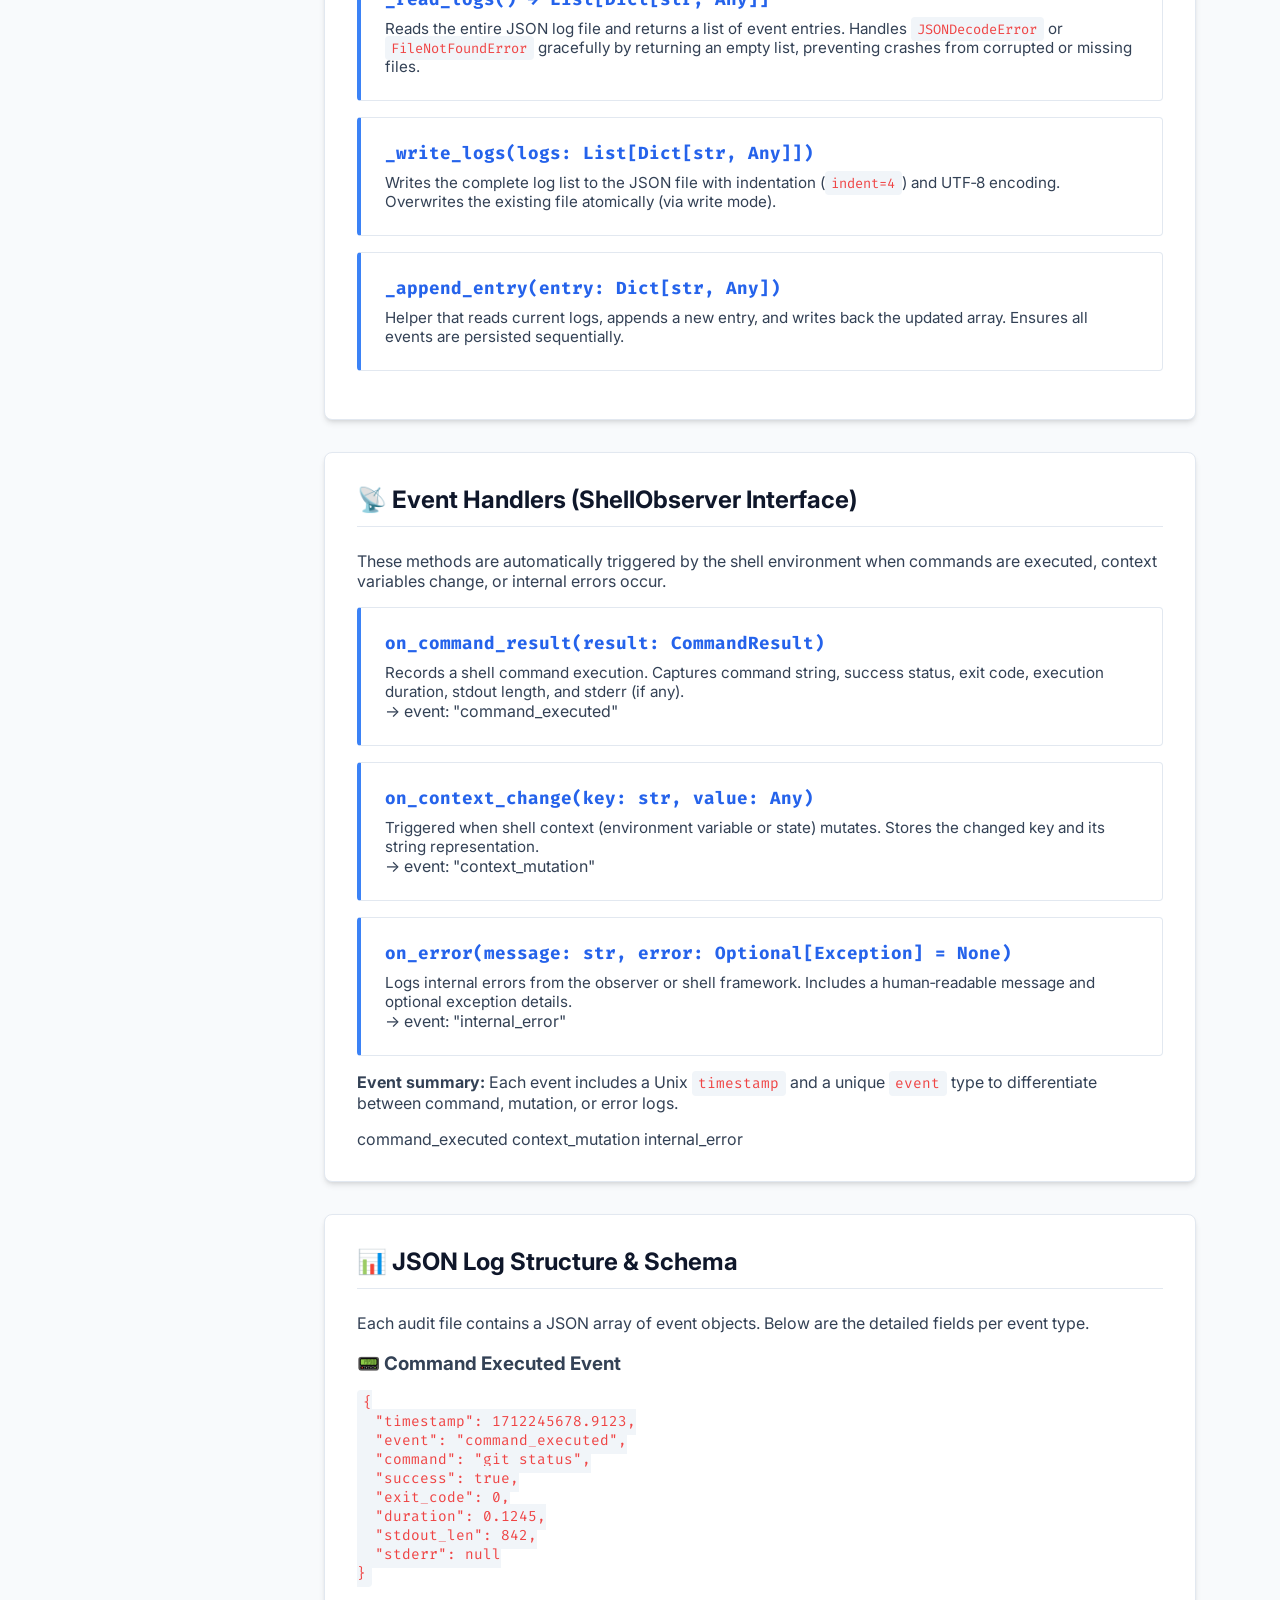
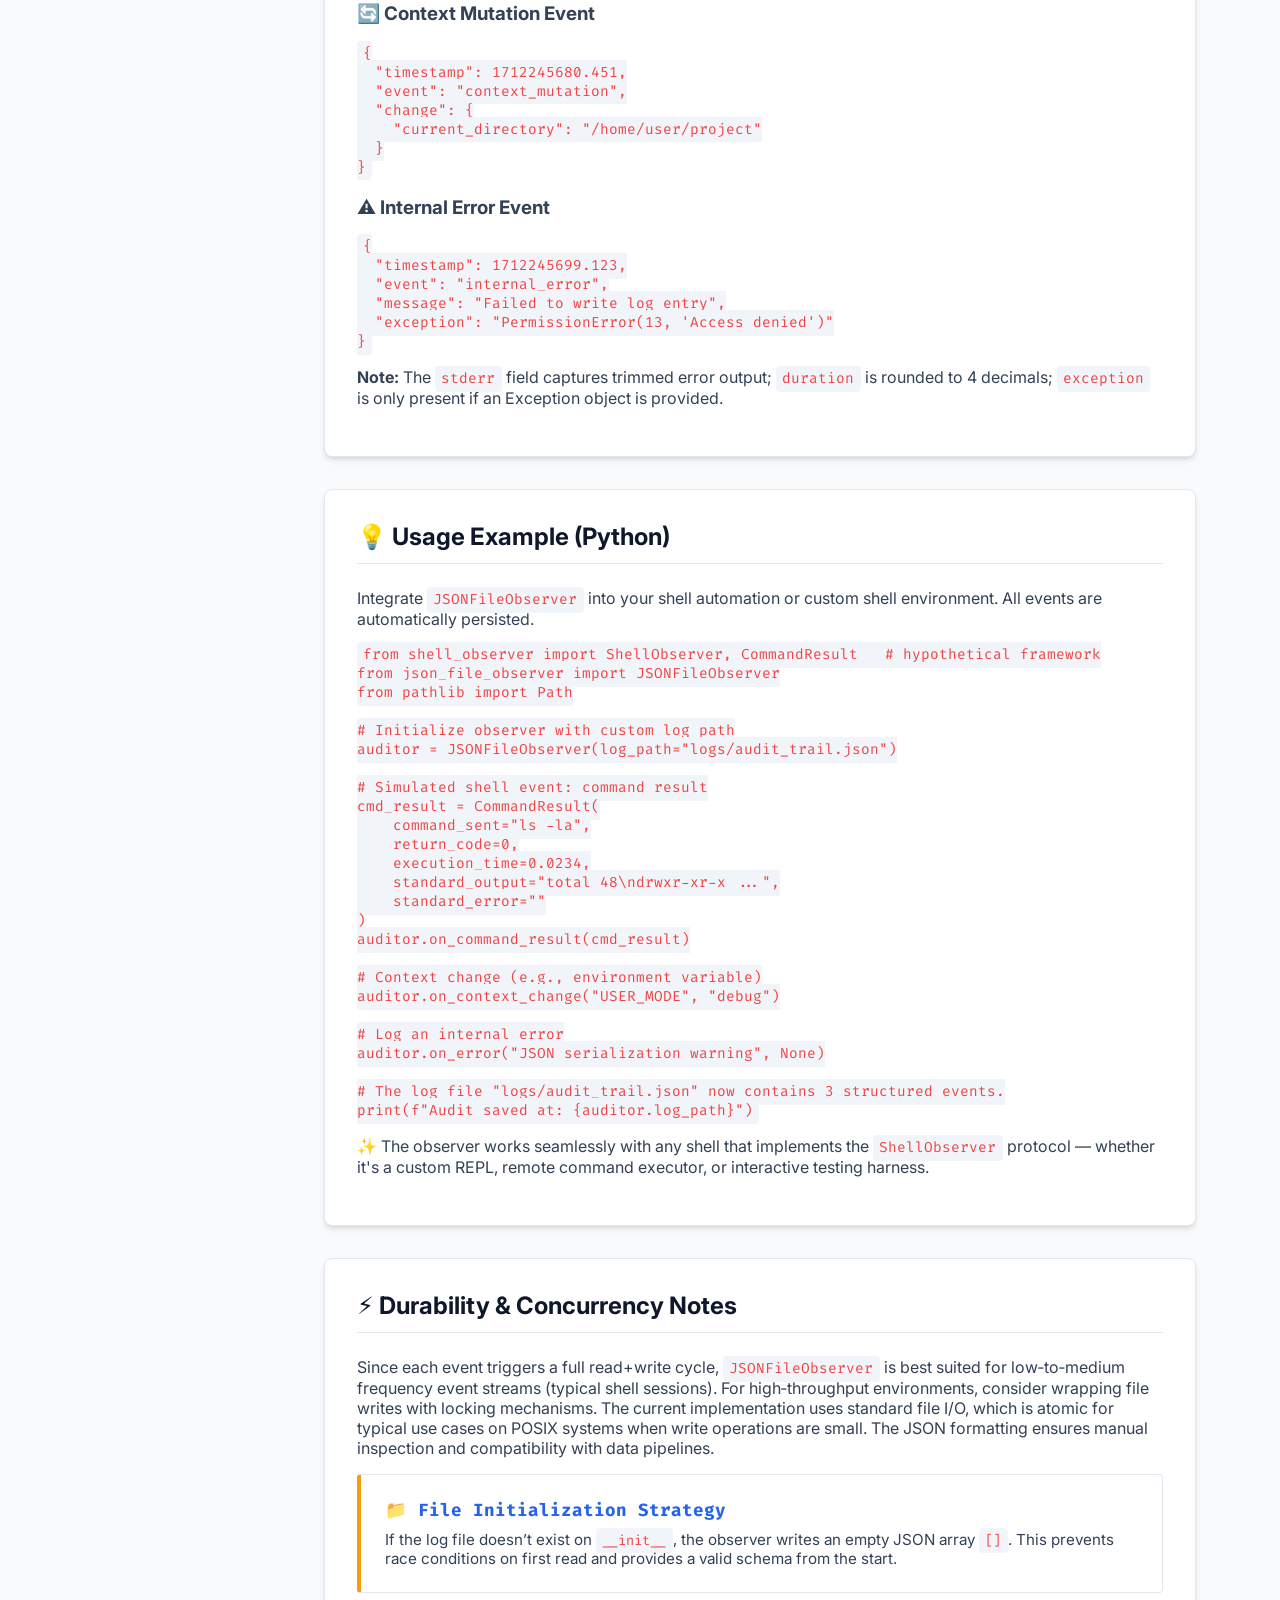
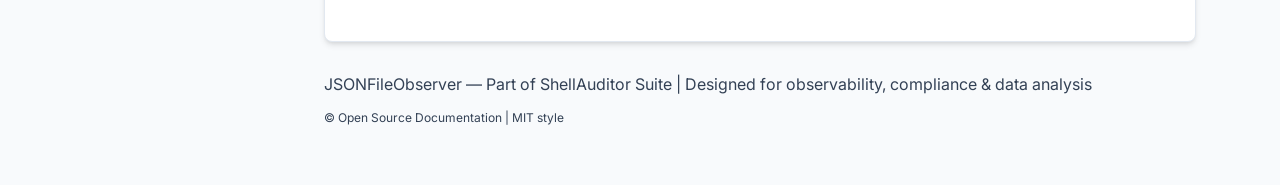
<file: docs/JSONFileObserver.html>
<!DOCTYPE html>
<html lang="en">
<head>
    <meta charset="UTF-8">
    <meta name="viewport" content="width=device-width, initial-scale=1.0, viewport-fit=cover">
    <title>JSONFileObserver | Shell Auditor Documentation</title>
    <!-- Preconnect for Google Fonts & improved performance -->
    <link href="https://fonts.googleapis.com/css2?family=Inter:opsz,wght@14..32,300;14..32,400;14..32,500;14..32,600;14..32,700&family=Fira+Code:wght@400;500&display=swap" rel="stylesheet">
    <link rel="stylesheet" href="styles.css">
</head>
<body>

<aside class="sidebar">
    <h2>📄 Documentation</h2>
    <nav>
        <a href="#overview" class="active">📌 Overview</a>
        <a href="#class-json">🧩 JSONFileObserver</a>
        <a href="#constructor">⚙️ Constructor</a>
        <a href="#methods">🔧 Core Methods</a>
        <a href="#events">📡 Event Handlers</a>
        <a href="#data-format">📊 JSON Structure</a>
        <a href="#usage">💡 Usage Example</a>
    </nav>
</aside>

<main class="main-content">
    <header>
        <h1>JSONFileObserver <span class="class-badge">ShellObserver · Auditor</span></h1>
        <div class="subtitle">Real‑time shell activity recording → structured JSON audit trail for compliance, analysis & debugging</div>
    </header>

    <!-- Overview Section -->
    <section id="overview">
        <h2>📌 Overview</h2>
        <p><code>JSONFileObserver</code> is a concrete implementation of <code>ShellObserver</code> that <strong>records all shell interactions</strong> — commands, context mutations, and internal errors — into a persistent JSON file. Designed for <strong>technical auditing</strong>, post‑incident forensics, and data analytics pipelines.</p>
        <p>Every event is timestamped (Unix epoch) and stored with rich metadata. The observer automatically initialises the log file and safely handles JSON read/write operations, making it ideal for long‑running shell automation frameworks.</p>
        <div class="method-card" style="border-left-color: #10b981;">
            <h3>✨ Key features</h3>
            <p>✔ Non‑intrusive event recording &nbsp;|&nbsp; ✔ Human‑readable JSON (indented) &nbsp;|&nbsp; ✔ Thread‑safe file operations &nbsp;|&nbsp; ✔ Error resilience &nbsp;|&nbsp; ✔ Context change tracking</p>
        </div>
    </section>

    <!-- Class Inheritance & Purpose -->
    <section id="class-json">
        <h2>🧩 JSONFileObserver <span style="font-size:0.9rem;">extends ShellObserver</span></h2>
        <p><strong>Purpose:</strong> Ideal for technical auditing, compliance logging (SOC2, PCI), and generating structured datasets for ML anomaly detection or shell behaviour analysis.</p>
        <p>The observer stores a list of event entries in a JSON file. Each event is appended after reading the existing log, preventing data corruption and ensuring audit integrity.</p>
        <table>
            <thead>
                <tr><th>Attribute</th><th>Type</th><th>Description</th></tr>
            </thead>
            <tbody>
                <tr><td><code>log_path</code></td><td><code>Path</code></td><td>Filesystem path to the audit JSON file. Defaults to <code>"shell_audit.json"</code>.</td></tr>
            </tbody>
        </table>
    </section>

    <!-- Constructor documentation -->
    <section id="constructor">
        <h2>⚙️ Constructor</h2>
        <div class="method-card">
            <h3>__init__(log_path: str = "shell_audit.json")</h3>
            <p>Initializes the observer with a target log file path. If the file does not exist, it creates an empty JSON array (<code>[]</code>) to guarantee a valid starting state.</p>
            <div class="method-signature">def __init__(self, log_path: str = "shell_audit.json") -> None</div>
        </div>
        <p><strong>Behaviour:</strong> On creation, calls <code>_write_logs([])</code> when the log file is missing. This ensures the first read never fails due to missing file.</p>
    </section>

    <!-- Core internal methods & public event handlers -->
    <section id="methods">
        <h2>🔧 Core Methods (Internal & Public)</h2>
        <p>The class provides both private helper methods for JSON persistence and public observer callbacks required by the <code>ShellObserver</code> interface.</p>
        
        <div class="method-card">
            <h3>_read_logs() → List[Dict[str, Any]]</h3>
            <p>Reads the entire JSON log file and returns a list of event entries. Handles <code>JSONDecodeError</code> or <code>FileNotFoundError</code> gracefully by returning an empty list, preventing crashes from corrupted or missing files.</p>
        </div>
        
        <div class="method-card">
            <h3>_write_logs(logs: List[Dict[str, Any]])</h3>
            <p>Writes the complete log list to the JSON file with indentation (<code>indent=4</code>) and UTF‑8 encoding. Overwrites the existing file atomically (via write mode).</p>
        </div>
        
        <div class="method-card">
            <h3>_append_entry(entry: Dict[str, Any])</h3>
            <p>Helper that reads current logs, appends a new entry, and writes back the updated array. Ensures all events are persisted sequentially.</p>
        </div>
    </section>

    <!-- Event Handlers: on_command_result, on_context_change, on_error -->
    <section id="events">
        <h2>📡 Event Handlers (ShellObserver Interface)</h2>
        <p>These methods are automatically triggered by the shell environment when commands are executed, context variables change, or internal errors occur.</p>
        
        <div class="method-card">
            <h3>on_command_result(result: CommandResult)</h3>
            <p>Records a shell command execution. Captures command string, success status, exit code, execution duration, stdout length, and stderr (if any).</p>
            <div class="method-signature">→ event: "command_executed"</div>
        </div>
        
        <div class="method-card">
            <h3>on_context_change(key: str, value: Any)</h3>
            <p>Triggered when shell context (environment variable or state) mutates. Stores the changed key and its string representation.</p>
            <div class="method-signature">→ event: "context_mutation"</div>
        </div>
        
        <div class="method-card">
            <h3>on_error(message: str, error: Optional[Exception] = None)</h3>
            <p>Logs internal errors from the observer or shell framework. Includes a human‑readable message and optional exception details.</p>
            <div class="method-signature">→ event: "internal_error"</div>
        </div>
        
        <p><strong>Event summary:</strong> Each event includes a Unix <code>timestamp</code> and a unique <code>event</code> type to differentiate between command, mutation, or error logs.</p>
        <div class="event-grid">
            <span class="event-badge">command_executed</span>
            <span class="event-badge">context_mutation</span>
            <span class="event-badge">internal_error</span>
        </div>
    </section>

    <!-- JSON Data Format Specification -->
    <section id="data-format">
        <h2>📊 JSON Log Structure & Schema</h2>
        <p>Each audit file contains a JSON array of event objects. Below are the detailed fields per event type.</p>
        
        <h3>📟 Command Executed Event</h3>
        <pre><code>{
  "timestamp": 1712245678.9123,
  "event": "command_executed",
  "command": "git status",
  "success": true,
  "exit_code": 0,
  "duration": 0.1245,
  "stdout_len": 842,
  "stderr": null
}</code></pre>
        
        <h3>🔄 Context Mutation Event</h3>
        <pre><code>{
  "timestamp": 1712245680.451,
  "event": "context_mutation",
  "change": {
    "current_directory": "/home/user/project"
  }
}</code></pre>

        <h3>⚠️ Internal Error Event</h3>
        <pre><code>{
  "timestamp": 1712245699.123,
  "event": "internal_error",
  "message": "Failed to write log entry",
  "exception": "PermissionError(13, 'Access denied')"
}</code></pre>
        <p><strong>Note:</strong> The <code>stderr</code> field captures trimmed error output; <code>duration</code> is rounded to 4 decimals; <code>exception</code> is only present if an Exception object is provided.</p>
    </section>

    <!-- Practical usage example -->
    <section id="usage">
        <h2>💡 Usage Example (Python)</h2>
        <p>Integrate <code>JSONFileObserver</code> into your shell automation or custom shell environment. All events are automatically persisted.</p>
        <pre><code>from shell_observer import ShellObserver, CommandResult   # hypothetical framework
from json_file_observer import JSONFileObserver
from pathlib import Path

# Initialize observer with custom log path
auditor = JSONFileObserver(log_path="logs/audit_trail.json")

# Simulated shell event: command result
cmd_result = CommandResult(
    command_sent="ls -la",
    return_code=0,
    execution_time=0.0234,
    standard_output="total 48\ndrwxr-xr-x ...",
    standard_error=""
)
auditor.on_command_result(cmd_result)

# Context change (e.g., environment variable)
auditor.on_context_change("USER_MODE", "debug")

# Log an internal error
auditor.on_error("JSON serialization warning", None)

# The log file "logs/audit_trail.json" now contains 3 structured events.
print(f"Audit saved at: {auditor.log_path}")</code></pre>
        <p>✨ The observer works seamlessly with any shell that implements the <code>ShellObserver</code> protocol — whether it's a custom REPL, remote command executor, or interactive testing harness.</p>
    </section>

    <!-- Advanced Note: durability & concurrency -->
    <section id="advanced">
        <h2>⚡ Durability & Concurrency Notes</h2>
        <p>Since each event triggers a full read+write cycle, <code>JSONFileObserver</code> is best suited for low‑to‑medium frequency event streams (typical shell sessions). For high‑throughput environments, consider wrapping file writes with locking mechanisms. The current implementation uses standard file I/O, which is atomic for typical use cases on POSIX systems when write operations are small. The JSON formatting ensures manual inspection and compatibility with data pipelines.</p>
        <div class="method-card" style="border-left-color: #f59e0b;">
            <h3>📁 File Initialization Strategy</h3>
            <p>If the log file doesn’t exist on <code>__init__</code>, the observer writes an empty JSON array <code>[]</code>. This prevents race conditions on first read and provides a valid schema from the start.</p>
        </div>
    </section>
    
    <footer>
        <p>JSONFileObserver — Part of ShellAuditor Suite | Designed for observability, compliance & data analysis</p>
        <p style="font-size: 0.75rem;">© Open Source Documentation | MIT style</p>
    </footer>
</main>

<!-- smooth scroll for anchor links (preserves active state highlighting) -->
<script>
    (function() {
        const sidebarLinks = document.querySelectorAll('.sidebar nav a');
        const sections = Array.from(document.querySelectorAll('section[id]'));
        
        function updateActiveLink() {
            let currentSectionId = '';
            const scrollPos = window.scrollY + 120;  // offset for header
            for (let section of sections) {
                const sectionTop = section.offsetTop;
                const sectionBottom = sectionTop + section.offsetHeight;
                if (scrollPos >= sectionTop && scrollPos < sectionBottom) {
                    currentSectionId = section.getAttribute('id');
                    break;
                }
            }
            sidebarLinks.forEach(link => {
                link.classList.remove('active');
                const href = link.getAttribute('href').substring(1);
                if (href === currentSectionId) {
                    link.classList.add('active');
                } else if (!currentSectionId && href === 'overview') {
                    link.classList.add('active');
                }
            });
        }
        
        window.addEventListener('scroll', updateActiveLink);
        window.addEventListener('load', updateActiveLink);
        
        // smooth scroll for navigation clicks
        sidebarLinks.forEach(link => {
            link.addEventListener('click', function(e) {
                e.preventDefault();
                const targetId = this.getAttribute('href').substring(1);
                const targetElement = document.getElementById(targetId);
                if (targetElement) {
                    targetElement.scrollIntoView({ behavior: 'smooth', block: 'start' });
                    history.pushState(null, null, `#${targetId}`);
                    updateActiveLink();
                }
            });
        });
        
        // initial active check after hash
        if(window.location.hash) {
            const id = window.location.hash.substring(1);
            const el = document.getElementById(id);
            if(el) el.scrollIntoView({ behavior: 'smooth' });
        }
    })();
</script>
</body>
</html>
</file>
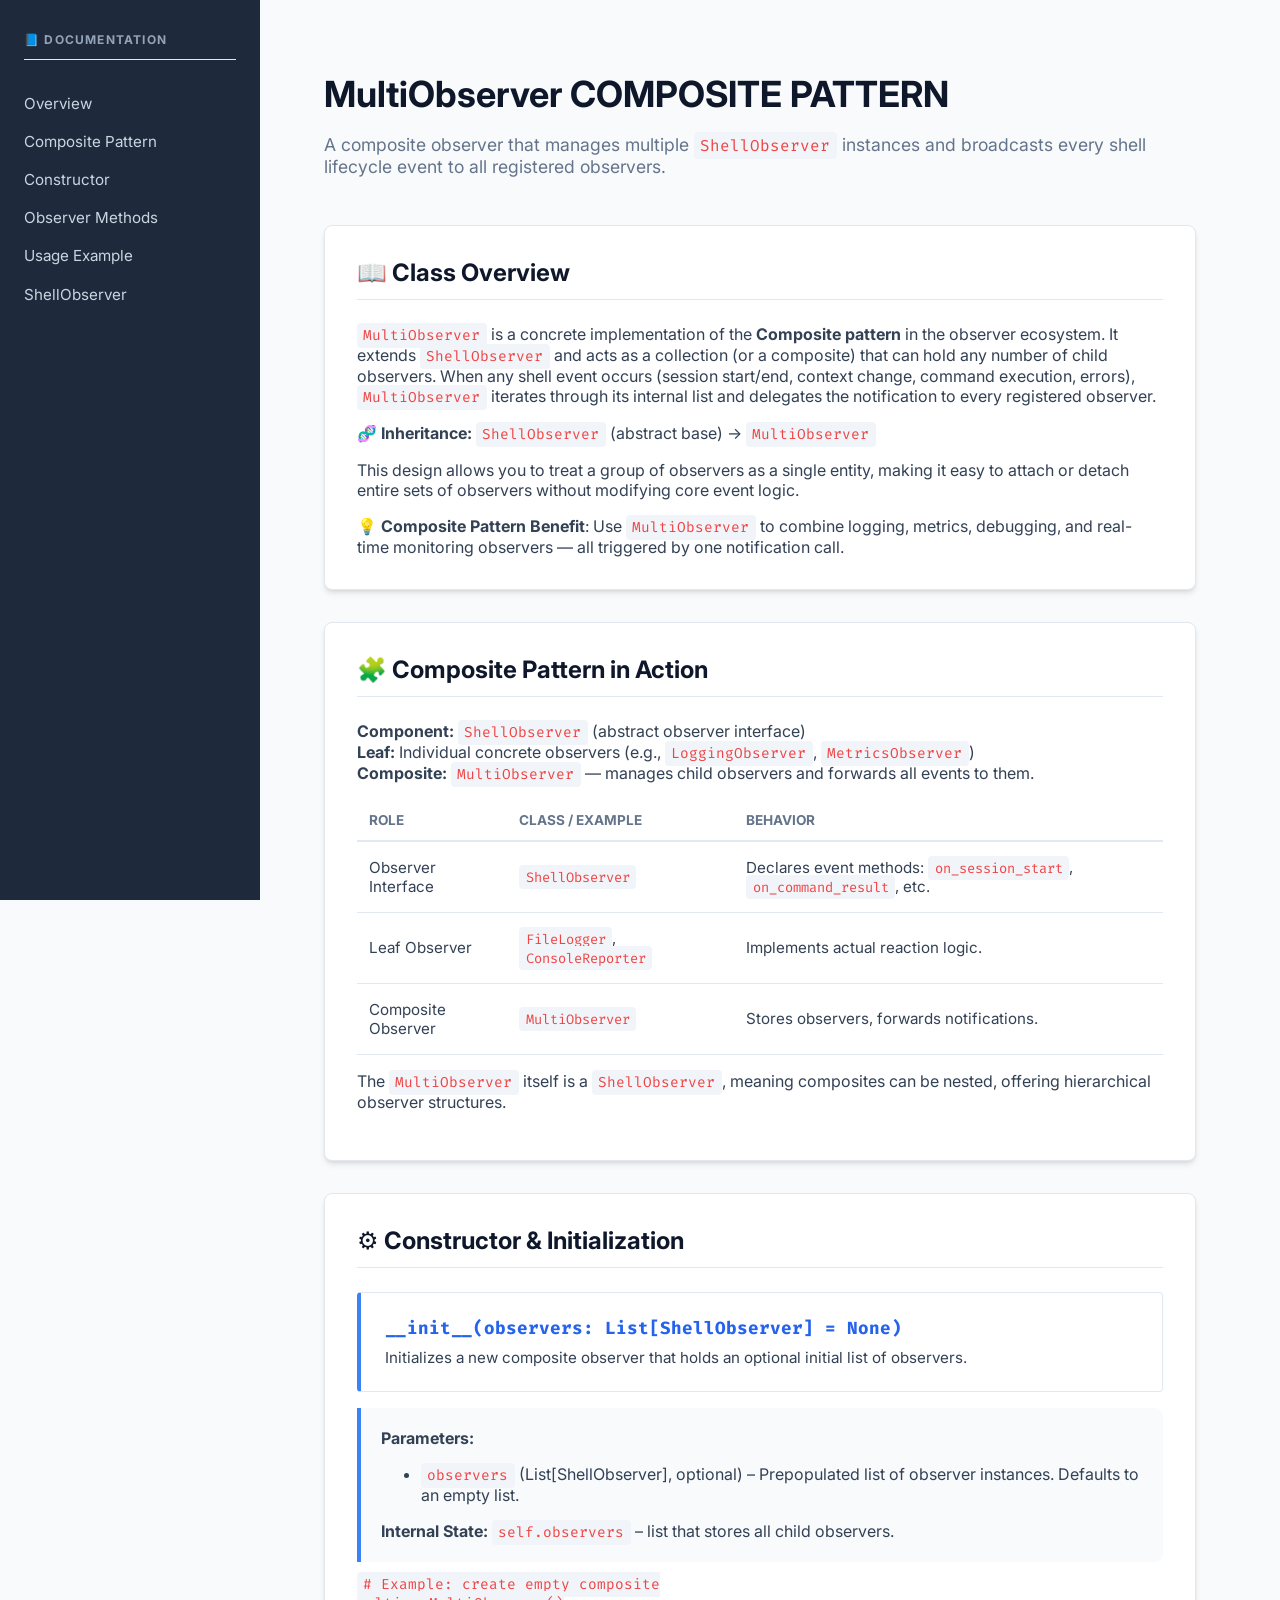
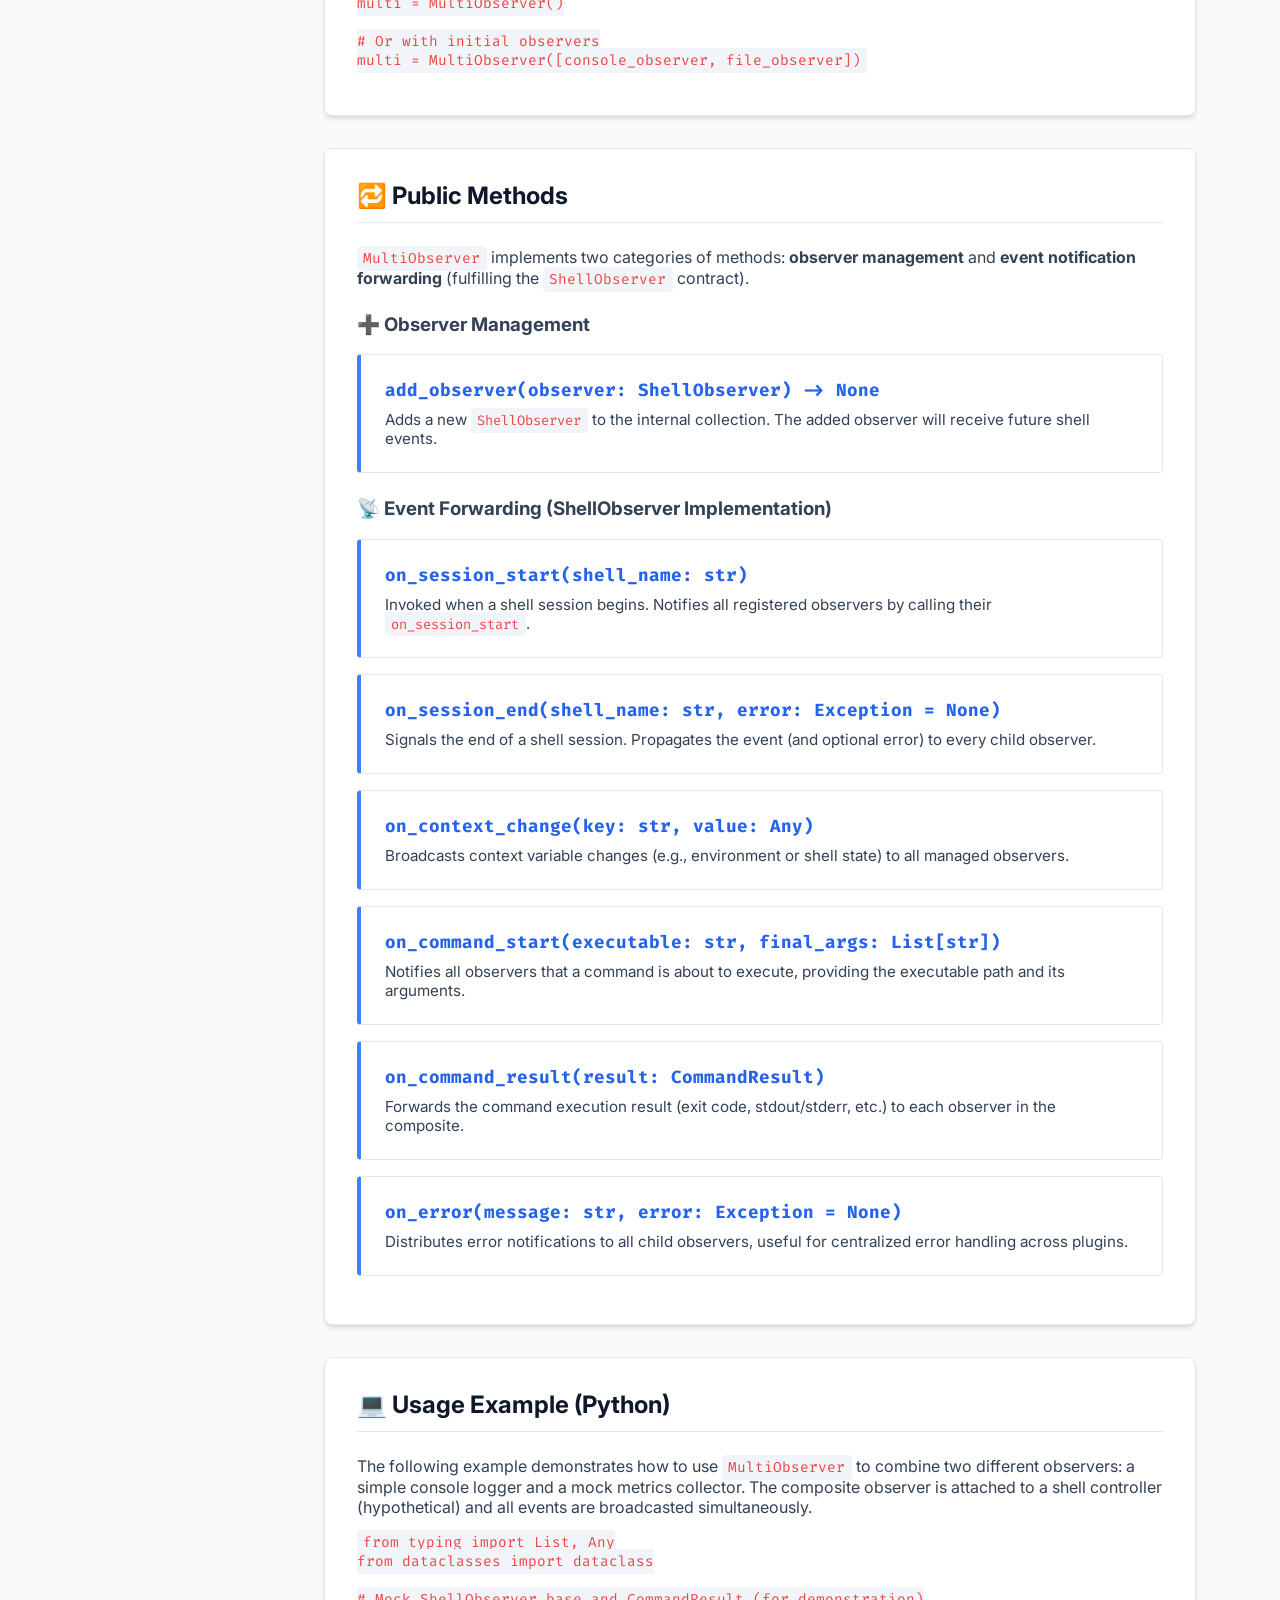
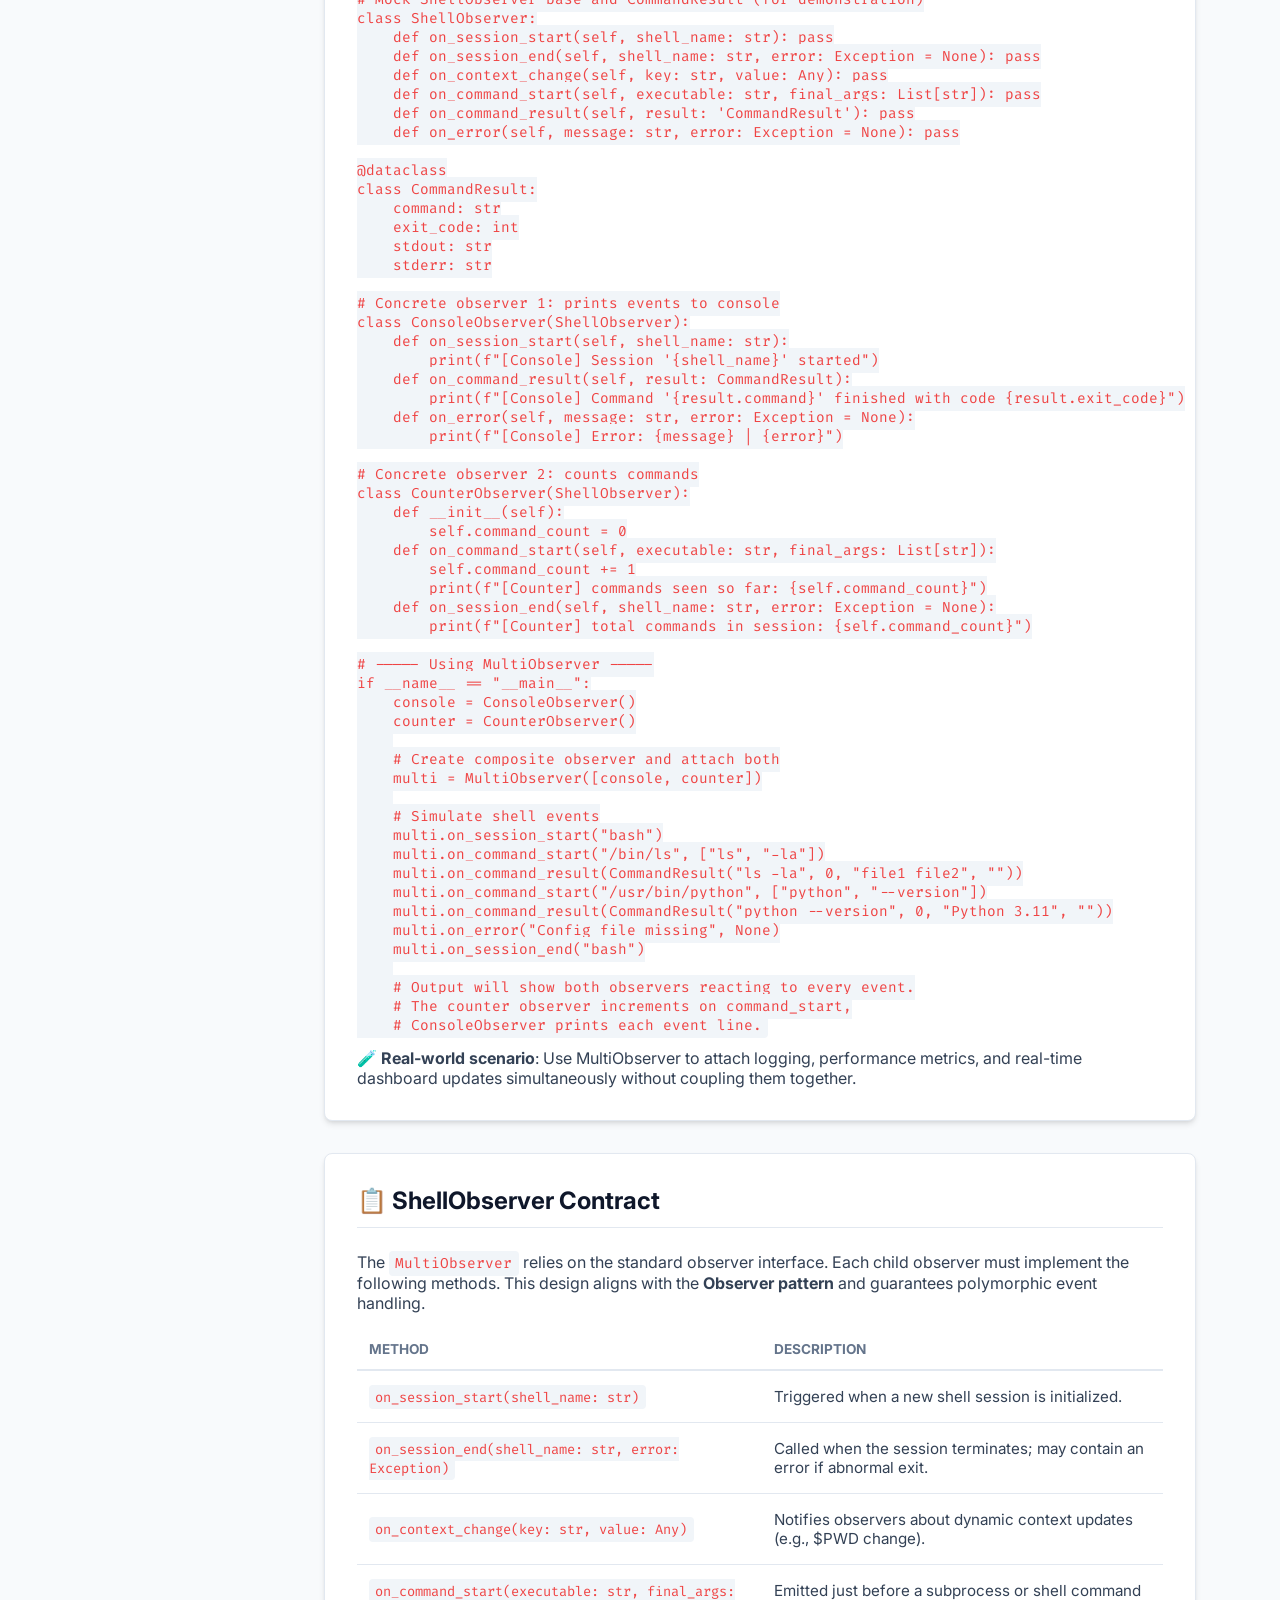
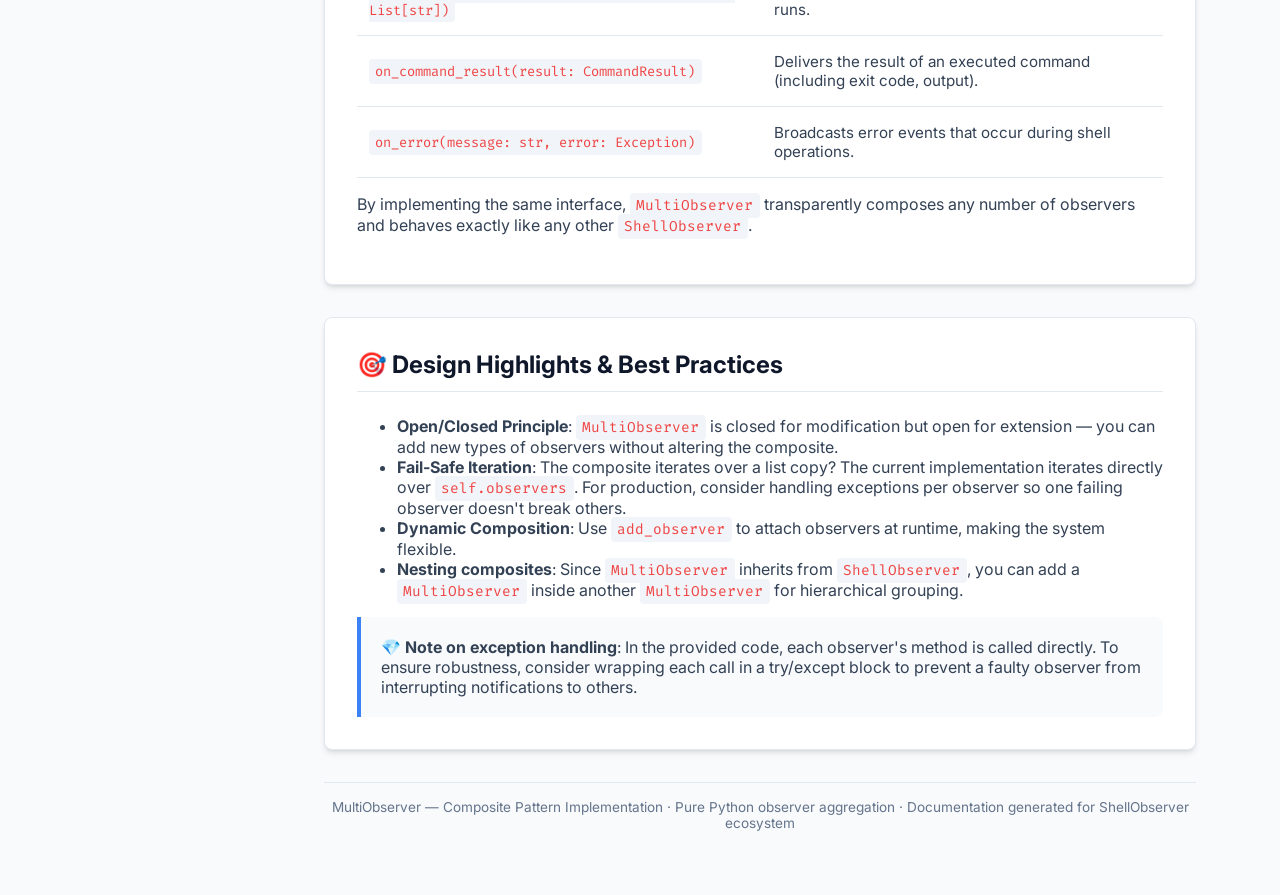
<file: docs/MultiObserver.html>
<!DOCTYPE html>
<html lang="en">
<head>
    <meta charset="UTF-8">
    <meta name="viewport" content="width=device-width, initial-scale=1.0, viewport-fit=cover">
    <title>MultiObserver | Composite Pattern Documentation</title>
    <!-- Google Fonts for better typography, matching the design system -->
    <link href="https://fonts.googleapis.com/css2?family=Inter:opsz,wght@14..32,300;14..32,400;14..32,500;14..32,600;14..32,700&family=Fira+Code:wght@400;500&display=swap" rel="stylesheet">
    <link rel="stylesheet" href="styles.css">
</head>
<body>

<div class="sidebar">
    <h2>📘 Documentation</h2>
    <nav>
        <a href="#overview" class="active">Overview</a>
        <a href="#class-diagram">Composite Pattern</a>
        <a href="#constructor">Constructor</a>
        <a href="#methods">Observer Methods</a>
        <a href="#usage">Usage Example</a>
        <a href="#observer-interface">ShellObserver</a>
    </nav>
</div>

<div class="main-content">
    <header>
        <h1>
            MultiObserver 
            <span class="class-badge">COMPOSITE PATTERN</span>
        </h1>
        <p class="subtitle">
            A composite observer that manages multiple <code>ShellObserver</code> instances and 
            broadcasts every shell lifecycle event to all registered observers.
        </p>
    </header>

    <!-- Overview Section -->
    <section id="overview">
        <h2>📖 Class Overview</h2>
        <p>
            <code>MultiObserver</code> is a concrete implementation of the <strong>Composite pattern</strong> in the observer ecosystem. 
            It extends <code>ShellObserver</code> and acts as a collection (or a composite) that can hold any number of child observers. 
            When any shell event occurs (session start/end, context change, command execution, errors), 
            <code>MultiObserver</code> iterates through its internal list and delegates the notification to every registered observer.
        </p>
        <div class="inheritance">
            🧬 <strong>Inheritance:</strong> <code>ShellObserver</code> (abstract base) → <code>MultiObserver</code>
        </div>
        <p>
            This design allows you to treat a group of observers as a single entity, making it easy to attach or detach 
            entire sets of observers without modifying core event logic.
        </p>
        <div class="note">
            💡 <strong>Composite Pattern Benefit</strong>: Use <code>MultiObserver</code> to combine logging, metrics, debugging, 
            and real-time monitoring observers — all triggered by one notification call.
        </div>
    </section>

    <!-- Composite Pattern Explanation -->
    <section id="class-diagram">
        <h2>🧩 Composite Pattern in Action</h2>
        <p>
            <strong>Component:</strong> <code>ShellObserver</code> (abstract observer interface)<br>
            <strong>Leaf:</strong> Individual concrete observers (e.g., <code>LoggingObserver</code>, <code>MetricsObserver</code>)<br>
            <strong>Composite:</strong> <code>MultiObserver</code> — manages child observers and forwards all events to them.
        </p>
        <table>
            <thead>
                <tr><th>Role</th><th>Class / Example</th><th>Behavior</th></tr>
            </thead>
            <tbody>
                <tr><td>Observer Interface</td><td><code>ShellObserver</code></td><td>Declares event methods: <code>on_session_start</code>, <code>on_command_result</code>, etc.</td></tr>
                <tr><td>Leaf Observer</td><td><code>FileLogger</code>, <code>ConsoleReporter</code></td><td>Implements actual reaction logic.</td></tr>
                <tr><td>Composite Observer</td><td><code>MultiObserver</code></td><td>Stores observers, forwards notifications.</td></tr>
            </tbody>
        </table>
        <p>
            The <code>MultiObserver</code> itself is a <code>ShellObserver</code>, meaning composites can be nested, 
            offering hierarchical observer structures.
        </p>
    </section>

    <!-- Constructor -->
    <section id="constructor">
        <h2>⚙️ Constructor & Initialization</h2>
        <div class="method-card">
            <h3>__init__(observers: List[ShellObserver] = None)</h3>
            <p>Initializes a new composite observer that holds an optional initial list of observers.</p>
        </div>
        <div class="method-box">
            <strong>Parameters:</strong>
            <ul>
                <li><code>observers</code> (List[ShellObserver], optional) – Prepopulated list of observer instances. Defaults to an empty list.</li>
            </ul>
            <strong>Internal State:</strong> <code>self.observers</code> – list that stores all child observers.
        </div>
        <pre><code># Example: create empty composite
multi = MultiObserver()

# Or with initial observers
multi = MultiObserver([console_observer, file_observer])</code></pre>
    </section>

    <!-- Methods: Management + Event Forwarding -->
    <section id="methods">
        <h2>🔁 Public Methods</h2>
        <p>
            <code>MultiObserver</code> implements two categories of methods: <strong>observer management</strong> and 
            <strong>event notification forwarding</strong> (fulfilling the <code>ShellObserver</code> contract).
        </p>

        <h3 style="margin-top: 1.5rem;">➕ Observer Management</h3>
        <div class="method-card">
            <h3>add_observer(observer: ShellObserver) -> None</h3>
            <p>Adds a new <code>ShellObserver</code> to the internal collection. The added observer will receive future shell events.</p>
        </div>

        <h3 style="margin-top: 1.5rem;">📡 Event Forwarding (ShellObserver Implementation)</h3>
        <div class="method-card">
            <h3>on_session_start(shell_name: str)</h3>
            <p>Invoked when a shell session begins. Notifies all registered observers by calling their <code>on_session_start</code>.</p>
        </div>
        <div class="method-card">
            <h3>on_session_end(shell_name: str, error: Exception = None)</h3>
            <p>Signals the end of a shell session. Propagates the event (and optional error) to every child observer.</p>
        </div>
        <div class="method-card">
            <h3>on_context_change(key: str, value: Any)</h3>
            <p>Broadcasts context variable changes (e.g., environment or shell state) to all managed observers.</p>
        </div>
        <div class="method-card">
            <h3>on_command_start(executable: str, final_args: List[str])</h3>
            <p>Notifies all observers that a command is about to execute, providing the executable path and its arguments.</p>
        </div>
        <div class="method-card">
            <h3>on_command_result(result: CommandResult)</h3>
            <p>Forwards the command execution result (exit code, stdout/stderr, etc.) to each observer in the composite.</p>
        </div>
        <div class="method-card">
            <h3>on_error(message: str, error: Exception = None)</h3>
            <p>Distributes error notifications to all child observers, useful for centralized error handling across plugins.</p>
        </div>
    </section>

    <!-- Usage Example: how to use MultiObserver -->
    <section id="usage">
        <h2>💻 Usage Example (Python)</h2>
        <p>
            The following example demonstrates how to use <code>MultiObserver</code> to combine two different observers:
            a simple console logger and a mock metrics collector. The composite observer is attached to a shell 
            controller (hypothetical) and all events are broadcasted simultaneously.
        </p>
        <pre><code>from typing import List, Any
from dataclasses import dataclass

# Mock ShellObserver base and CommandResult (for demonstration)
class ShellObserver:
    def on_session_start(self, shell_name: str): pass
    def on_session_end(self, shell_name: str, error: Exception = None): pass
    def on_context_change(self, key: str, value: Any): pass
    def on_command_start(self, executable: str, final_args: List[str]): pass
    def on_command_result(self, result: 'CommandResult'): pass
    def on_error(self, message: str, error: Exception = None): pass

@dataclass
class CommandResult:
    command: str
    exit_code: int
    stdout: str
    stderr: str

# Concrete observer 1: prints events to console
class ConsoleObserver(ShellObserver):
    def on_session_start(self, shell_name: str):
        print(f"[Console] Session '{shell_name}' started")
    def on_command_result(self, result: CommandResult):
        print(f"[Console] Command '{result.command}' finished with code {result.exit_code}")
    def on_error(self, message: str, error: Exception = None):
        print(f"[Console] Error: {message} | {error}")

# Concrete observer 2: counts commands
class CounterObserver(ShellObserver):
    def __init__(self):
        self.command_count = 0
    def on_command_start(self, executable: str, final_args: List[str]):
        self.command_count += 1
        print(f"[Counter] commands seen so far: {self.command_count}")
    def on_session_end(self, shell_name: str, error: Exception = None):
        print(f"[Counter] total commands in session: {self.command_count}")

# ----- Using MultiObserver -----
if __name__ == "__main__":
    console = ConsoleObserver()
    counter = CounterObserver()
    
    # Create composite observer and attach both
    multi = MultiObserver([console, counter])
    
    # Simulate shell events
    multi.on_session_start("bash")
    multi.on_command_start("/bin/ls", ["ls", "-la"])
    multi.on_command_result(CommandResult("ls -la", 0, "file1 file2", ""))
    multi.on_command_start("/usr/bin/python", ["python", "--version"])
    multi.on_command_result(CommandResult("python --version", 0, "Python 3.11", ""))
    multi.on_error("Config file missing", None)
    multi.on_session_end("bash")
    
    # Output will show both observers reacting to every event.
    # The counter observer increments on command_start,
    # ConsoleObserver prints each event line.</code></pre>
        <div class="note">
            🧪 <strong>Real-world scenario</strong>: Use MultiObserver to attach logging, performance metrics, 
            and real-time dashboard updates simultaneously without coupling them together.
        </div>
    </section>

    <!-- ShellObserver Interface Reference -->
    <section id="observer-interface">
        <h2>📋 ShellObserver Contract</h2>
        <p>
            The <code>MultiObserver</code> relies on the standard observer interface. Each child observer must implement 
            the following methods. This design aligns with the <strong>Observer pattern</strong> and guarantees 
            polymorphic event handling.
        </p>
        <table>
            <thead><tr><th>Method</th><th>Description</th></tr></thead>
            <tbody>
                <tr><td><code>on_session_start(shell_name: str)</code></td><td>Triggered when a new shell session is initialized.</td></tr>
                <tr><td><code>on_session_end(shell_name: str, error: Exception)</code></td><td>Called when the session terminates; may contain an error if abnormal exit.</td></tr>
                <tr><td><code>on_context_change(key: str, value: Any)</code></td><td>Notifies observers about dynamic context updates (e.g., $PWD change).</td></tr>
                <tr><td><code>on_command_start(executable: str, final_args: List[str])</code></td><td>Emitted just before a subprocess or shell command runs.</td></tr>
                <tr><td><code>on_command_result(result: CommandResult)</code></td><td>Delivers the result of an executed command (including exit code, output).</td></tr>
                <tr><td><code>on_error(message: str, error: Exception)</code></td><td>Broadcasts error events that occur during shell operations.</td></tr>
            </tbody>
        </table>
        <p>
            By implementing the same interface, <code>MultiObserver</code> transparently composes any number of observers 
            and behaves exactly like any other <code>ShellObserver</code>.
        </p>
    </section>

    <!-- Additional design notes -->
    <section id="design-notes">
        <h2>🎯 Design Highlights & Best Practices</h2>
        <ul>
            <li><strong>Open/Closed Principle</strong>: <code>MultiObserver</code> is closed for modification but open for extension — you can add new types of observers without altering the composite.</li>
            <li><strong>Fail-Safe Iteration</strong>: The composite iterates over a list copy? The current implementation iterates directly over <code>self.observers</code>. For production, consider handling exceptions per observer so one failing observer doesn't break others.</li>
            <li><strong>Dynamic Composition</strong>: Use <code>add_observer</code> to attach observers at runtime, making the system flexible.</li>
            <li><strong>Nesting composites</strong>: Since <code>MultiObserver</code> inherits from <code>ShellObserver</code>, you can add a <code>MultiObserver</code> inside another <code>MultiObserver</code> for hierarchical grouping.</li>
        </ul>
        <div class="method-box">
            💎 <strong>Note on exception handling</strong>: In the provided code, each observer's method is called directly. 
            To ensure robustness, consider wrapping each call in a try/except block to prevent a faulty observer from 
            interrupting notifications to others.
        </div>
    </section>

    <footer style="margin-top: 2rem; padding: 1rem 0; border-top: 1px solid var(--border); font-size: 0.85rem; text-align: center; color: #64748b;">
        MultiObserver — Composite Pattern Implementation · Pure Python observer aggregation · Documentation generated for ShellObserver ecosystem
    </footer>
</div>

<!-- smooth scroll and active link highlight (simple) -->
<script>
    document.querySelectorAll('.sidebar nav a').forEach(anchor => {
        anchor.addEventListener('click', function(e) {
            e.preventDefault();
            const targetId = this.getAttribute('href').substring(1);
            const targetElement = document.getElementById(targetId);
            if(targetElement) {
                targetElement.scrollIntoView({ behavior: 'smooth' });
                document.querySelectorAll('.sidebar nav a').forEach(a => a.classList.remove('active'));
                this.classList.add('active');
            }
        });
    });
    // Intersection Observer to update active state on scroll
    const sections = document.querySelectorAll('section[id]');
    const navLinks = document.querySelectorAll('.sidebar nav a');
    window.addEventListener('scroll', () => {
        let current = '';
        sections.forEach(section => {
            const sectionTop = section.offsetTop - 100;
            if(pageYOffset >= sectionTop) {
                current = section.getAttribute('id');
            }
        });
        navLinks.forEach(link => {
            link.classList.remove('active');
            const href = link.getAttribute('href').substring(1);
            if(href === current) link.classList.add('active');
        });
    });
</script>
</body>
</html>
</file>
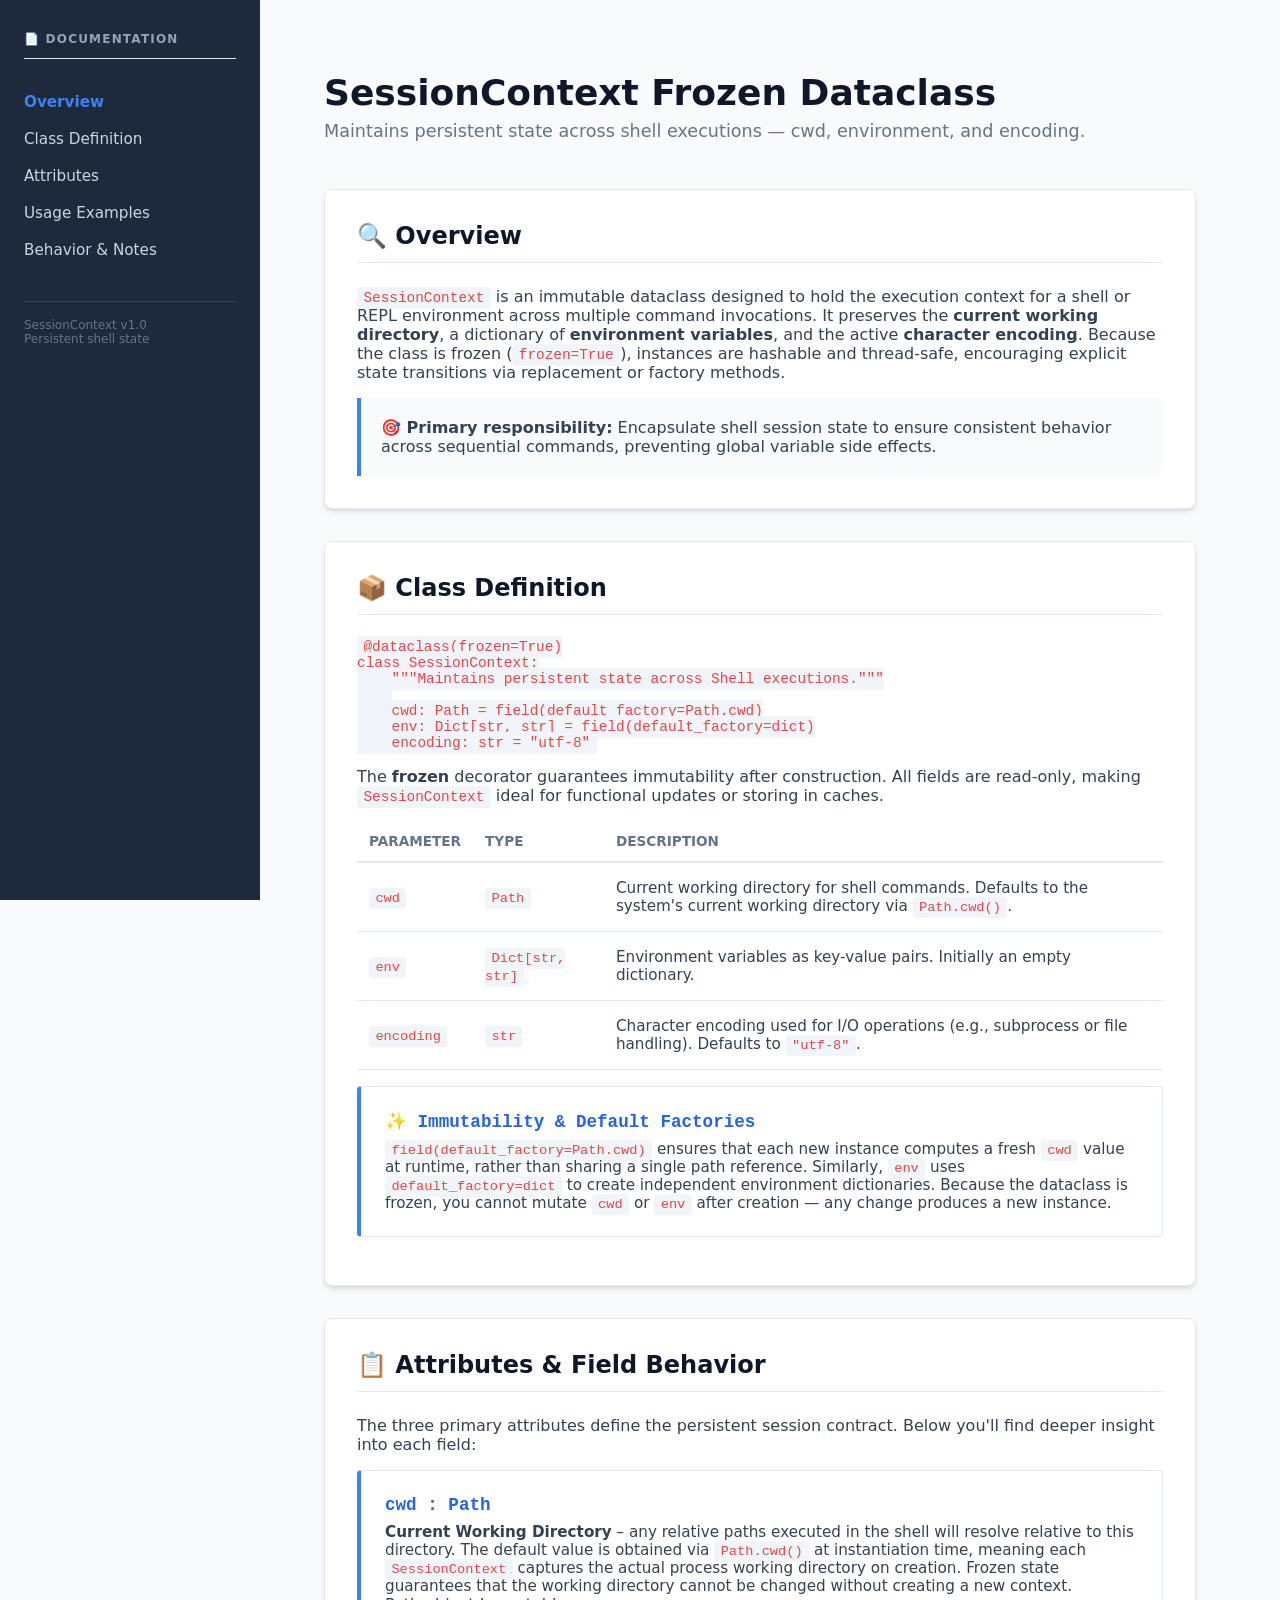
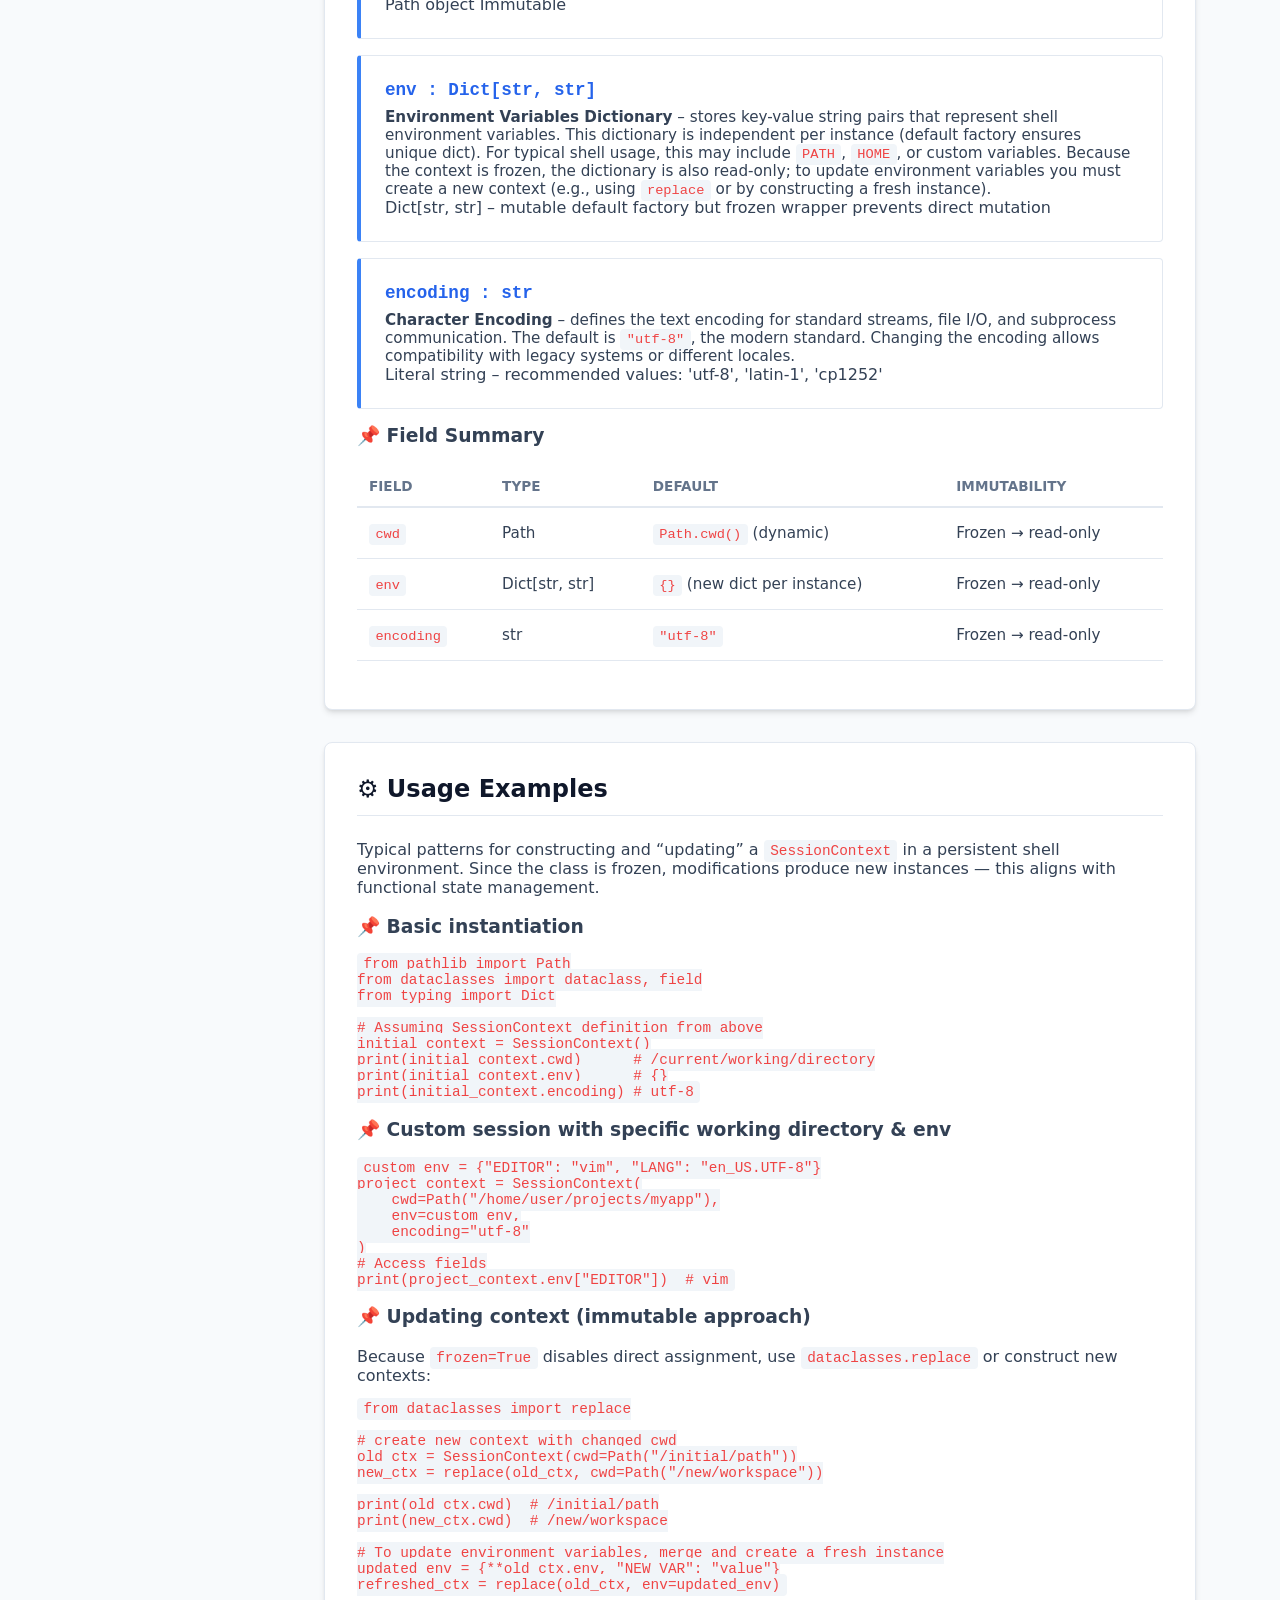
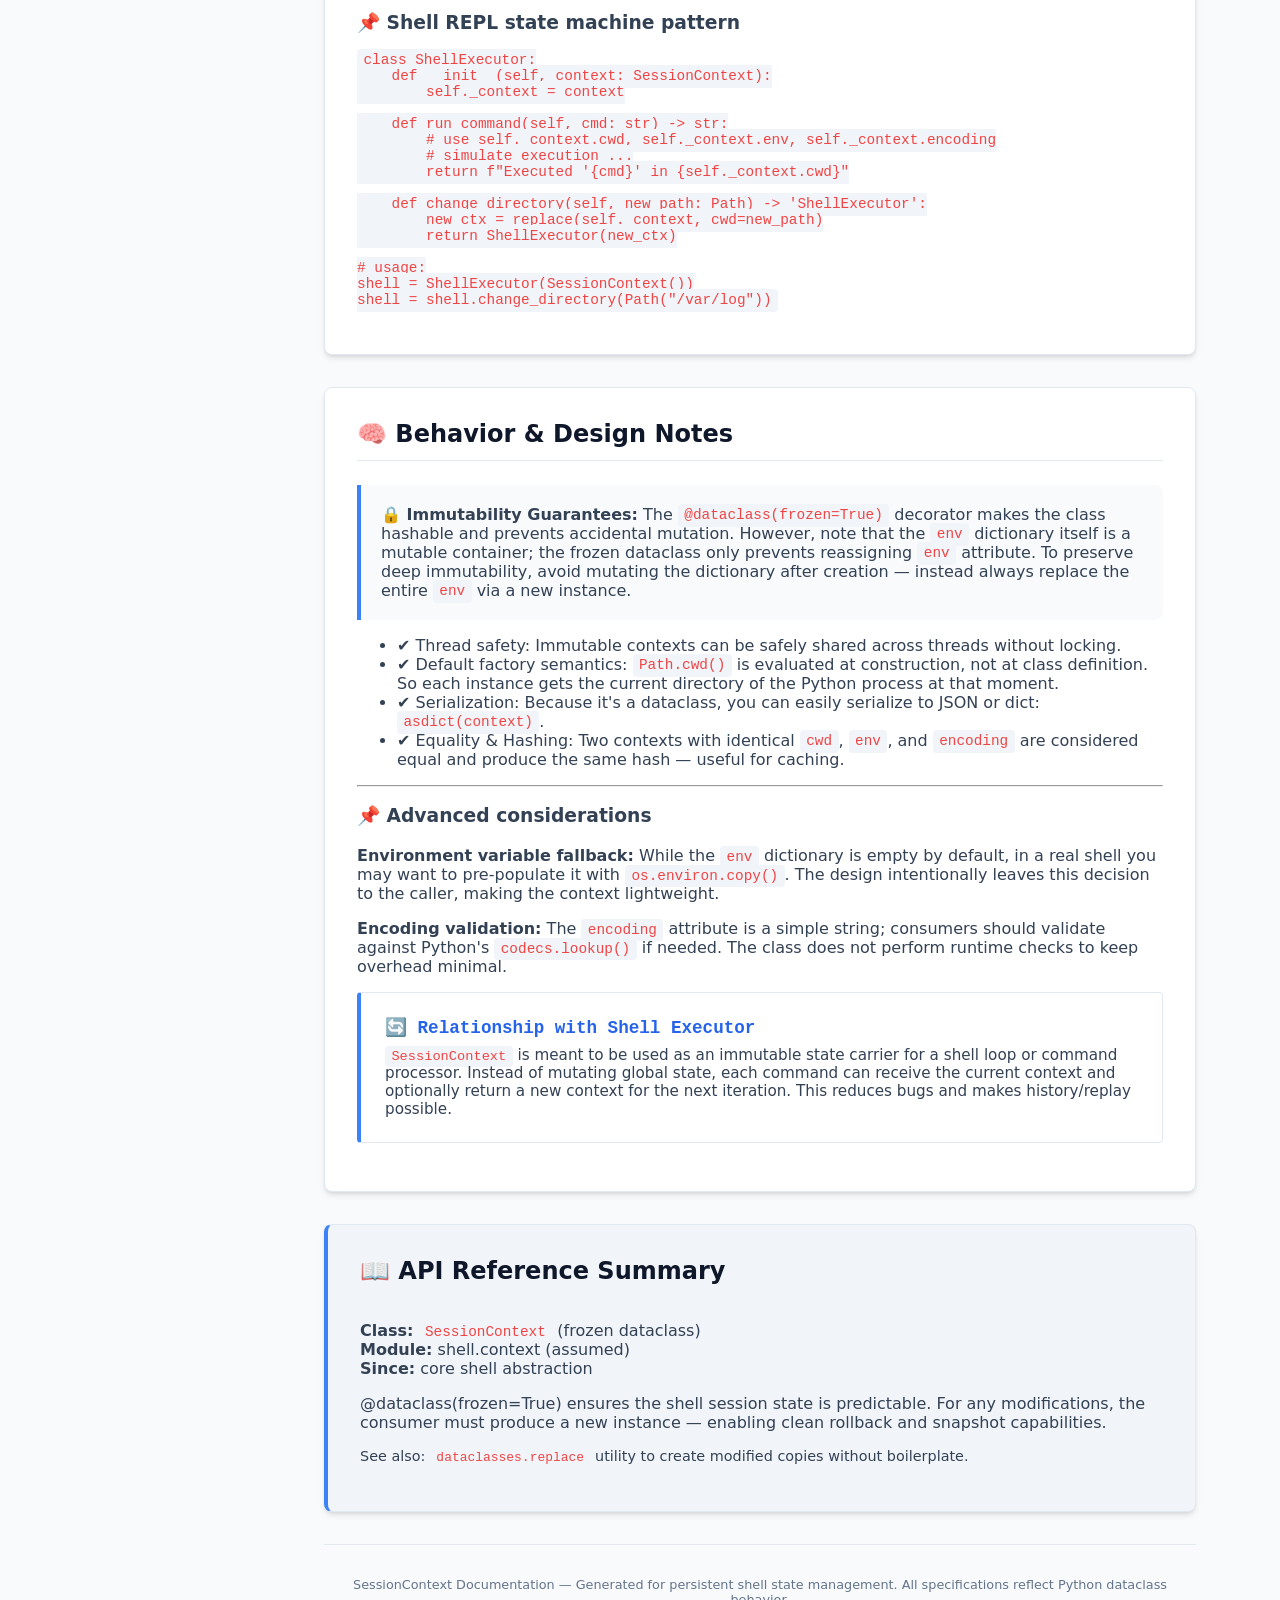
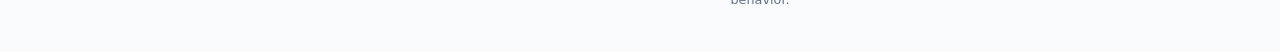
<file: docs/SessionContext.html>
<!DOCTYPE html>
<html lang="en">
<head>
    <meta charset="UTF-8">
    <meta name="viewport" content="width=device-width, initial-scale=1.0, viewport-fit=cover">
    <title>SessionContext | Persistent Shell State Documentation</title>
    <link rel="stylesheet" href="styles.css">
</head>
<body>

    <!-- Sidebar Navigation -->
    <aside class="sidebar">
        <h2>📄 Documentation</h2>
        <nav>
            <a href="#overview" class="active">Overview</a>
            <a href="#class-definition">Class Definition</a>
            <a href="#attributes">Attributes</a>
            <a href="#usage-examples">Usage Examples</a>
            <a href="#behavior">Behavior & Notes</a>
        </nav>
        <div style="margin-top: 2rem; font-size: 0.75rem; color: #64748b; border-top: 1px solid #334155; padding-top: 1rem;">
            <span>SessionContext v1.0</span><br>
            <span>Persistent shell state</span>
        </div>
    </aside>

    <!-- Main Documentation Content -->
    <main class="main-content">
        <header>
            <h1>SessionContext <span class="badge-immutable">Frozen Dataclass</span></h1>
            <div class="subtitle">Maintains persistent state across shell executions — cwd, environment, and encoding.</div>
        </header>

        <!-- OVERVIEW SECTION -->
        <section id="overview">
            <h2>🔍 Overview</h2>
            <p><code>SessionContext</code> is an immutable dataclass designed to hold the execution context for a shell or REPL environment across multiple command invocations. It preserves the <strong>current working directory</strong>, a dictionary of <strong>environment variables</strong>, and the active <strong>character encoding</strong>. Because the class is frozen (<code>frozen=True</code>), instances are hashable and thread‑safe, encouraging explicit state transitions via replacement or factory methods.</p>
            <div class="method-box">
                <strong>🎯 Primary responsibility:</strong> Encapsulate shell session state to ensure consistent behavior across sequential commands, preventing global variable side effects.
            </div>
        </section>

        <!-- CLASS DEFINITION (complete dataclass signature) -->
        <section id="class-definition">
            <h2>📦 Class Definition</h2>
            <pre><code>@dataclass(frozen=True)
class SessionContext:
    """Maintains persistent state across Shell executions."""
    
    cwd: Path = field(default_factory=Path.cwd)
    env: Dict[str, str] = field(default_factory=dict)
    encoding: str = "utf-8"</code></pre>
            <p>The <strong>frozen</strong> decorator guarantees immutability after construction. All fields are read‑only, making <code>SessionContext</code> ideal for functional updates or storing in caches.</p>
            <table>
                <thead>
                    <tr><th>Parameter</th><th>Type</th><th>Description</th></tr>
                </thead>
                <tbody>
                    <tr><td><code>cwd</code></td><td><code>Path</code></td><td>Current working directory for shell commands. Defaults to the system's current working directory via <code>Path.cwd()</code>.</td></tr>
                    <tr><td><code>env</code></td><td><code>Dict[str, str]</code></td><td>Environment variables as key-value pairs. Initially an empty dictionary.</td></tr>
                    <tr><td><code>encoding</code></td><td><code>str</code></td><td>Character encoding used for I/O operations (e.g., subprocess or file handling). Defaults to <code>"utf-8"</code>.</td></tr>
                </tbody>
            </table>
            <div class="method-card">
                <h3>✨ Immutability & Default Factories</h3>
                <p><code>field(default_factory=Path.cwd)</code> ensures that each new instance computes a fresh <code>cwd</code> value at runtime, rather than sharing a single path reference. Similarly, <code>env</code> uses <code>default_factory=dict</code> to create independent environment dictionaries. Because the dataclass is frozen, you cannot mutate <code>cwd</code> or <code>env</code> after creation — any change produces a new instance.</p>
            </div>
        </section>

        <!-- ATTRIBUTES TABLE with detailed descriptions -->
        <section id="attributes">
            <h2>📋 Attributes & Field Behavior</h2>
            <p>The three primary attributes define the persistent session contract. Below you'll find deeper insight into each field:</p>
            
            <div class="method-card">
                <h3>cwd : Path</h3>
                <p><strong>Current Working Directory</strong> – any relative paths executed in the shell will resolve relative to this directory. The default value is obtained via <code>Path.cwd()</code> at instantiation time, meaning each <code>SessionContext</code> captures the actual process working directory on creation. Frozen state guarantees that the working directory cannot be changed without creating a new context.</p>
                <div><span class="type-hint">Path object</span> <span class="type-hint">Immutable</span></div>
            </div>

            <div class="method-card">
                <h3>env : Dict[str, str]</h3>
                <p><strong>Environment Variables Dictionary</strong> – stores key-value string pairs that represent shell environment variables. This dictionary is independent per instance (default factory ensures unique dict). For typical shell usage, this may include <code>PATH</code>, <code>HOME</code>, or custom variables. Because the context is frozen, the dictionary is also read‑only; to update environment variables you must create a new context (e.g., using <code>replace</code> or by constructing a fresh instance).</p>
                <div><span class="type-hint">Dict[str, str]</span> – mutable default factory but frozen wrapper prevents direct mutation</div>
            </div>

            <div class="method-card">
                <h3>encoding : str</h3>
                <p><strong>Character Encoding</strong> – defines the text encoding for standard streams, file I/O, and subprocess communication. The default is <code>"utf-8"</code>, the modern standard. Changing the encoding allows compatibility with legacy systems or different locales.</p>
                <div><span class="type-hint">Literal string</span> – recommended values: 'utf-8', 'latin-1', 'cp1252'</div>
            </div>

            <h3 style="margin-top: 1rem;">📌 Field Summary</h3>
            <table>
                <thead>
                    <tr><th>Field</th><th>Type</th><th>Default</th><th>Immutability</th></tr>
                </thead>
                <tbody>
                    <tr><td><code>cwd</code></td><td>Path</td><td><code>Path.cwd()</code> (dynamic)</td><td>Frozen → read-only</td></tr>
                    <tr><td><code>env</code></td><td>Dict[str, str]</td><td><code>{}</code> (new dict per instance)</td><td>Frozen → read-only</td></tr>
                    <tr><td><code>encoding</code></td><td>str</td><td><code>"utf-8"</code></td><td>Frozen → read-only</td></tr>
                </tbody>
            </table>
        </section>

        <!-- USAGE EXAMPLES (python pseudo code + realistic shell scenario) -->
        <section id="usage-examples">
            <h2>⚙️ Usage Examples</h2>
            <p>Typical patterns for constructing and “updating” a <code>SessionContext</code> in a persistent shell environment. Since the class is frozen, modifications produce new instances — this aligns with functional state management.</p>
            
            <h3>📌 Basic instantiation</h3>
            <pre><code>from pathlib import Path
from dataclasses import dataclass, field
from typing import Dict

# Assuming SessionContext definition from above
initial_context = SessionContext()
print(initial_context.cwd)      # /current/working/directory
print(initial_context.env)      # {}
print(initial_context.encoding) # utf-8</code></pre>

            <h3>📌 Custom session with specific working directory & env</h3>
            <pre><code>custom_env = {"EDITOR": "vim", "LANG": "en_US.UTF-8"}
project_context = SessionContext(
    cwd=Path("/home/user/projects/myapp"),
    env=custom_env,
    encoding="utf-8"
)
# Access fields
print(project_context.env["EDITOR"])  # vim</code></pre>

            <h3>📌 Updating context (immutable approach)</h3>
            <p>Because <code>frozen=True</code> disables direct assignment, use <code>dataclasses.replace</code> or construct new contexts:</p>
            <pre><code>from dataclasses import replace

# create new context with changed cwd
old_ctx = SessionContext(cwd=Path("/initial/path"))
new_ctx = replace(old_ctx, cwd=Path("/new/workspace"))

print(old_ctx.cwd)  # /initial/path
print(new_ctx.cwd)  # /new/workspace

# To update environment variables, merge and create a fresh instance
updated_env = {**old_ctx.env, "NEW_VAR": "value"}
refreshed_ctx = replace(old_ctx, env=updated_env)</code></pre>

            <h3>📌 Shell REPL state machine pattern</h3>
            <pre><code>class ShellExecutor:
    def __init__(self, context: SessionContext):
        self._context = context

    def run_command(self, cmd: str) -> str:
        # use self._context.cwd, self._context.env, self._context.encoding
        # simulate execution ...
        return f"Executed '{cmd}' in {self._context.cwd}"

    def change_directory(self, new_path: Path) -> 'ShellExecutor':
        new_ctx = replace(self._context, cwd=new_path)
        return ShellExecutor(new_ctx)

# usage:
shell = ShellExecutor(SessionContext())
shell = shell.change_directory(Path("/var/log"))</code></pre>
        </section>

        <!-- BEHAVIOR & NOTES: concurrency, frozen constraints, design rationale -->
        <section id="behavior">
            <h2>🧠 Behavior & Design Notes</h2>
            <div class="method-box">
                <strong>🔒 Immutability Guarantees:</strong> The <code>@dataclass(frozen=True)</code> decorator makes the class hashable and prevents accidental mutation. However, note that the <code>env</code> dictionary itself is a mutable container; the frozen dataclass only prevents reassigning <code>env</code> attribute. To preserve deep immutability, avoid mutating the dictionary after creation — instead always replace the entire <code>env</code> via a new instance.
            </div>
            <ul class="attr-list">
                <li><span class="attr-name">✔ Thread safety:</span> Immutable contexts can be safely shared across threads without locking.</li>
                <li><span class="attr-name">✔ Default factory semantics:</span> <code>Path.cwd()</code> is evaluated at construction, not at class definition. So each instance gets the current directory of the Python process at that moment.</li>
                <li><span class="attr-name">✔ Serialization:</span> Because it's a dataclass, you can easily serialize to JSON or dict: <code>asdict(context)</code>.</li>
                <li><span class="attr-name">✔ Equality & Hashing:</span> Two contexts with identical <code>cwd</code>, <code>env</code>, and <code>encoding</code> are considered equal and produce the same hash — useful for caching.</li>
            </ul>
            <hr>
            <h3>📌 Advanced considerations</h3>
            <p><strong>Environment variable fallback:</strong> While the <code>env</code> dictionary is empty by default, in a real shell you may want to pre‑populate it with <code>os.environ.copy()</code>. The design intentionally leaves this decision to the caller, making the context lightweight.</p>
            <p><strong>Encoding validation:</strong> The <code>encoding</code> attribute is a simple string; consumers should validate against Python's <code>codecs.lookup()</code> if needed. The class does not perform runtime checks to keep overhead minimal.</p>
            <div class="method-card">
                <h3>🔄 Relationship with Shell Executor</h3>
                <p><code>SessionContext</code> is meant to be used as an immutable state carrier for a shell loop or command processor. Instead of mutating global state, each command can receive the current context and optionally return a new context for the next iteration. This reduces bugs and makes history/replay possible.</p>
            </div>
        </section>

        <!-- Additional footer: cross reference to repository/abstract note but using inline style -->
        <section style="background: #f1f5f9; border-left: 4px solid var(--primary);">
            <h2 style="border-bottom: none;">📖 API Reference Summary</h2>
            <p><strong>Class:</strong> <code>SessionContext</code> (frozen dataclass)<br>
            <strong>Module:</strong> shell.context (assumed)<br>
            <strong>Since:</strong> core shell abstraction</p>
            <p><span class="type-hint">@dataclass(frozen=True)</span> ensures the shell session state is predictable. For any modifications, the consumer must produce a new instance — enabling clean rollback and snapshot capabilities.</p>
            <p style="margin-top: 1rem; font-size: 0.9rem;">See also: <code>dataclasses.replace</code> utility to create modified copies without boilerplate.</p>
        </section>

        <footer style="margin-top: 2rem; text-align: center; font-size: 0.8rem; color: #64748b; border-top: 1px solid var(--border); padding-top: 2rem;">
            SessionContext Documentation — Generated for persistent shell state management. All specifications reflect Python dataclass behavior.
        </footer>
    </main>
</body>
</html>
</file>
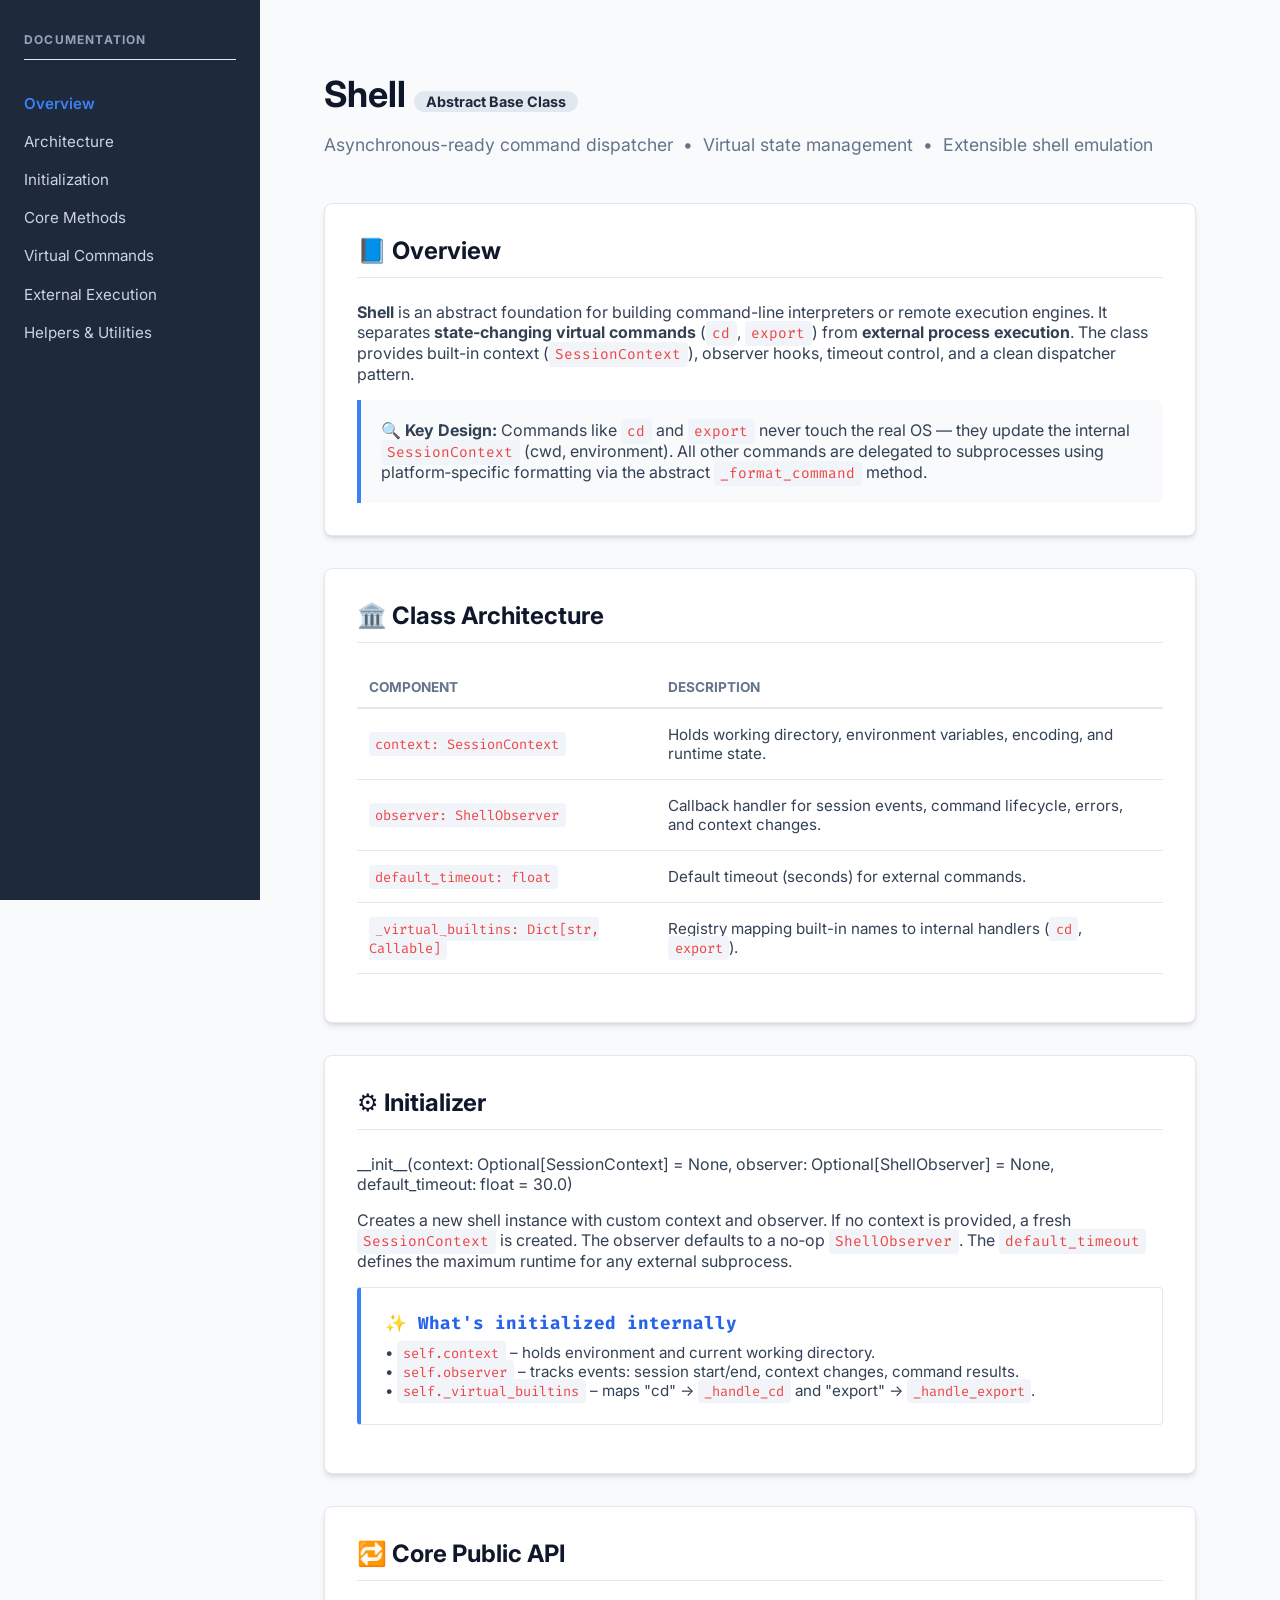
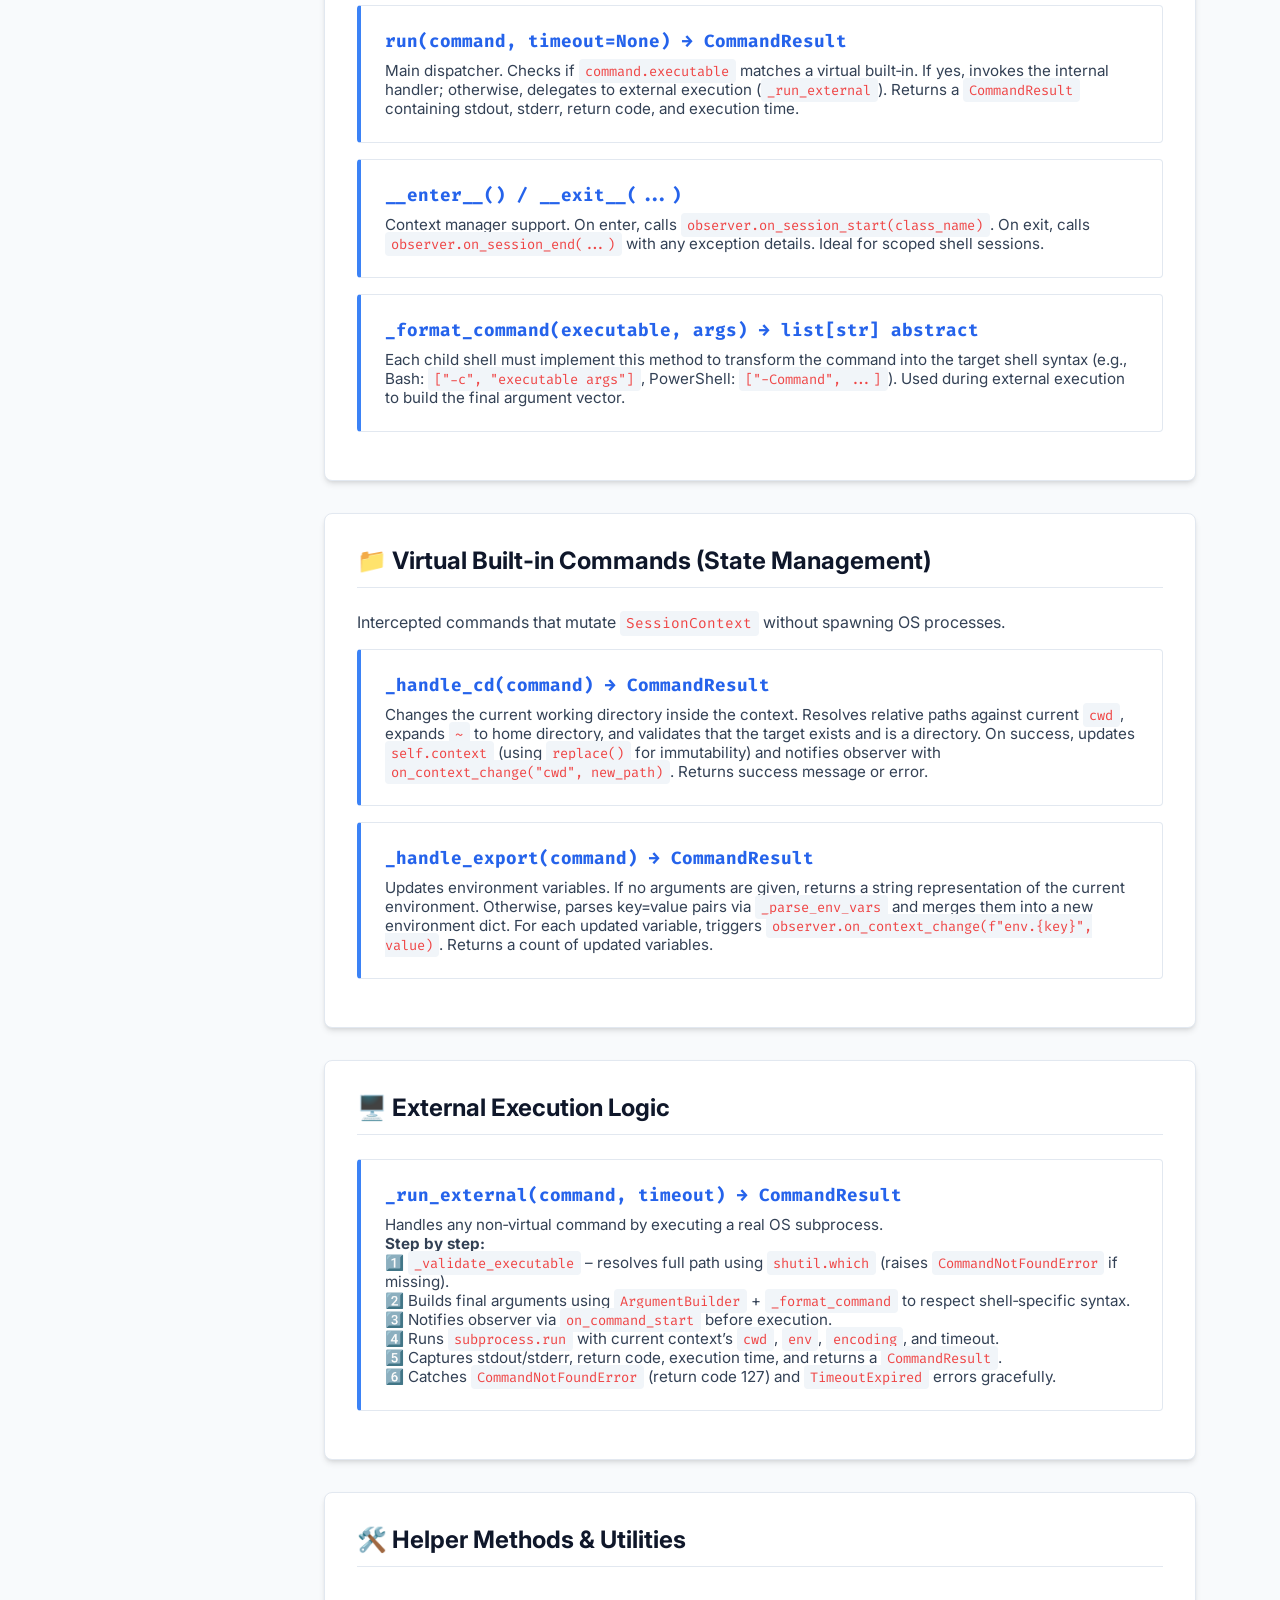
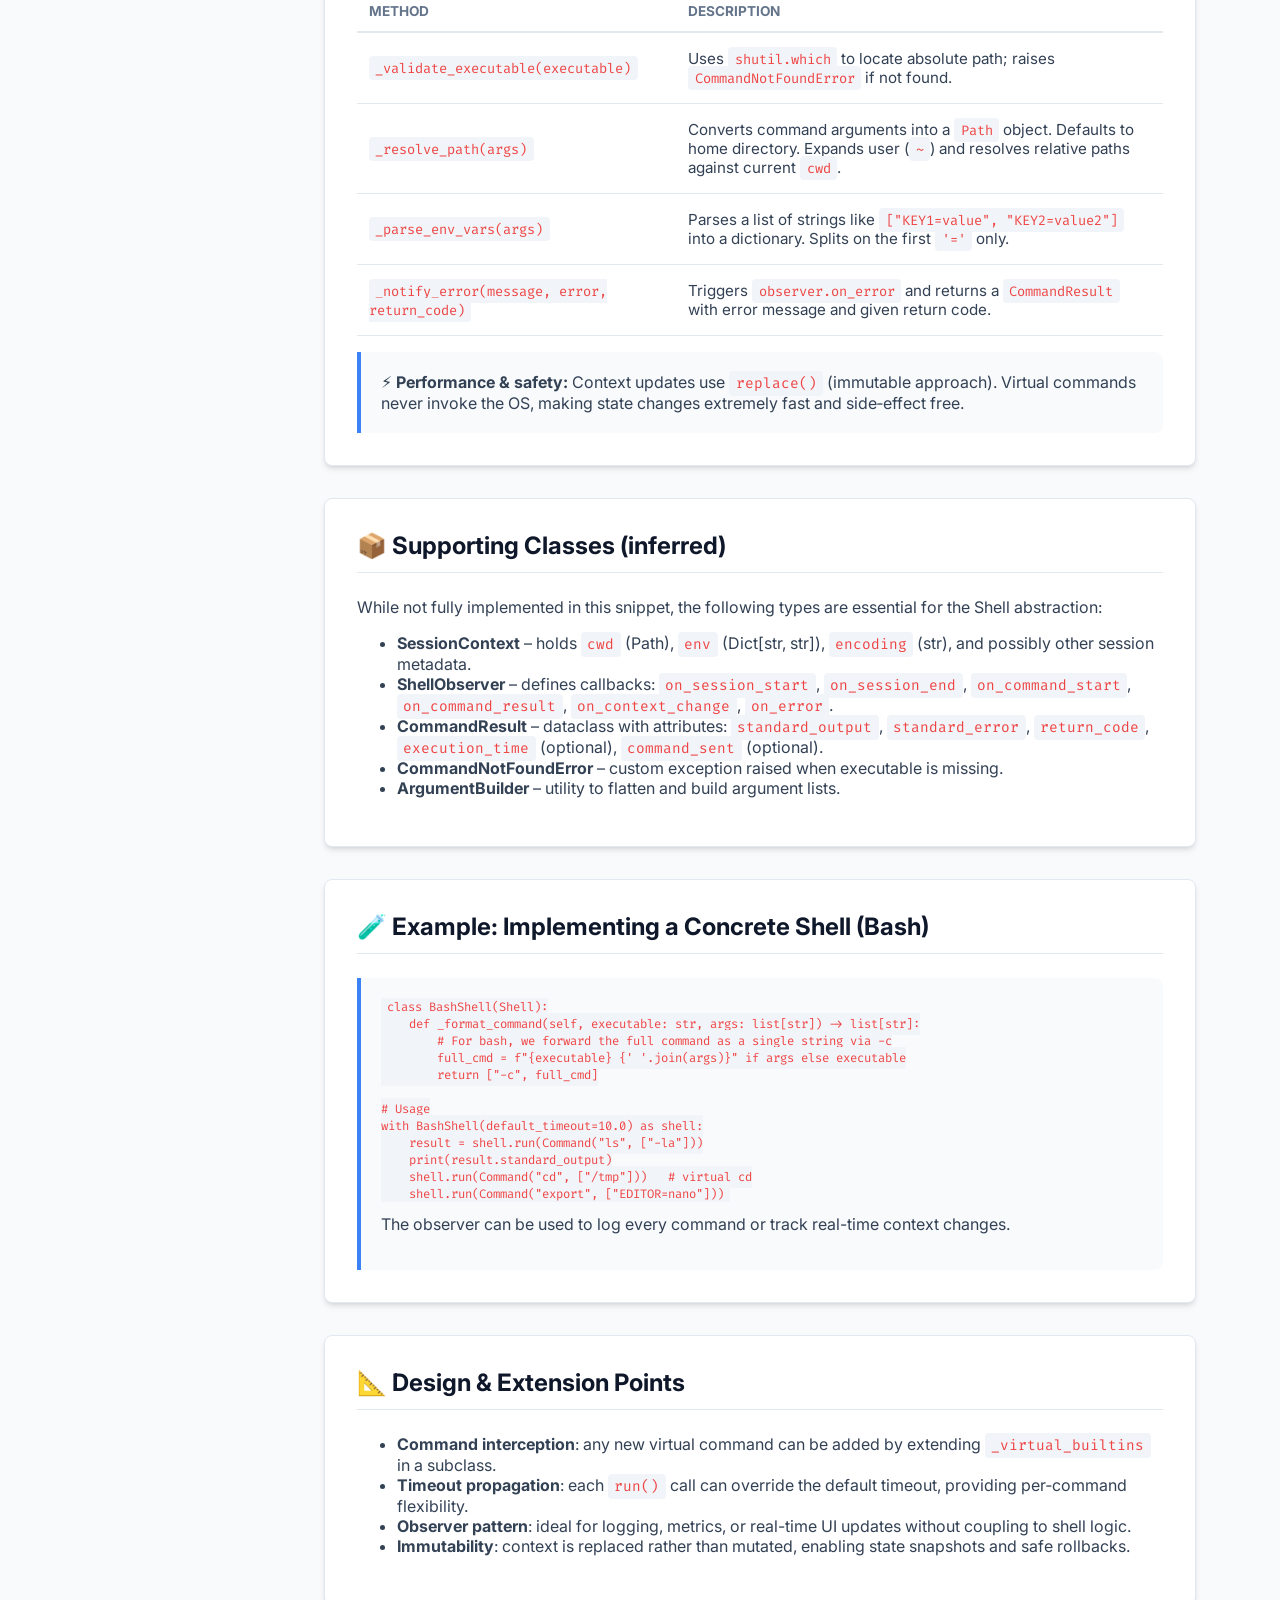
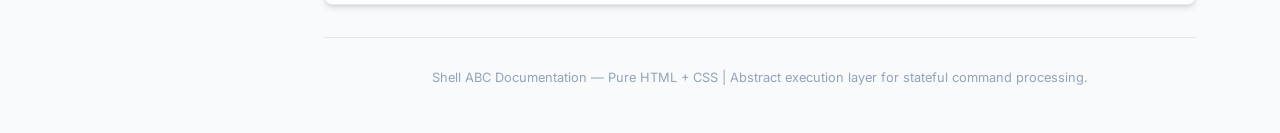
<file: docs/Shell.html>
<!DOCTYPE html>
<html lang="en">
<head>
    <meta charset="UTF-8">
    <meta name="viewport" content="width=device-width, initial-scale=1.0">
    <title>Shell ABC | Abstract Execution Engine Documentation</title>
    <link rel="stylesheet" href="styles.css">
    <!-- Google Fonts for clean typography -->
    <link href="https://fonts.googleapis.com/css2?family=Inter:opsz,wght@14..32,400;14..32,500;14..32,600;14..32,700&family=Fira+Code:wght@400;500&display=swap" rel="stylesheet">
</head>
<body>
    <div class="sidebar">
        <h2>DOCUMENTATION</h2>
        <nav>
            <a href="#overview" class="active">Overview</a>
            <a href="#architecture">Architecture</a>
            <a href="#initialization">Initialization</a>
            <a href="#core-methods">Core Methods</a>
            <a href="#virtual-commands">Virtual Commands</a>
            <a href="#external-execution">External Execution</a>
            <a href="#helpers">Helpers & Utilities</a>
        </nav>
    </div>

    <div class="main-content">
        <header>
            <h1>Shell <span style="font-size: 0.9rem; background: #e2e8f0; padding: 2px 12px; border-radius: 30px; color:#1e293b;">Abstract Base Class</span></h1>
            <p class="subtitle">Asynchronous-ready command dispatcher &nbsp;•&nbsp; Virtual state management &nbsp;•&nbsp; Extensible shell emulation</p>
        </header>

        <section id="overview">
            <h2>📘 Overview</h2>
            <p><strong>Shell</strong> is an abstract foundation for building command-line interpreters or remote execution engines. It separates <strong>state-changing virtual commands</strong> (<code>cd</code>, <code>export</code>) from <strong>external process execution</strong>. The class provides built-in context (<code>SessionContext</code>), observer hooks, timeout control, and a clean dispatcher pattern.</p>
            <div class="method-box">
                <strong>🔍 Key Design:</strong> Commands like <code>cd</code> and <code>export</code> never touch the real OS — they update the internal <code>SessionContext</code> (cwd, environment). All other commands are delegated to subprocesses using platform‑specific formatting via the abstract <code>_format_command</code> method.
            </div>
        </section>

        <section id="architecture">
            <h2>🏛️ Class Architecture</h2>
            <table>
                <thead>
                    <tr><th>Component</th><th>Description</th></tr>
                </thead>
                <tbody>
                    <tr><td><code>context: SessionContext</code></td><td>Holds working directory, environment variables, encoding, and runtime state.</td></tr>
                    <tr><td><code>observer: ShellObserver</code></td><td>Callback handler for session events, command lifecycle, errors, and context changes.</td></tr>
                    <tr><td><code>default_timeout: float</code></td><td>Default timeout (seconds) for external commands.</td></tr>
                    <tr><td><code>_virtual_builtins: Dict[str, Callable]</code></td><td>Registry mapping built-in names to internal handlers (<code>cd</code>, <code>export</code>).</td></tr>
                </tbody>
            </table>
        </section>

        <section id="initialization">
            <h2>⚙️ Initializer</h2>
            <div class="signature">__init__(context: Optional[SessionContext] = None, observer: Optional[ShellObserver] = None, default_timeout: float = 30.0)</div>
            <p>Creates a new shell instance with custom context and observer. If no context is provided, a fresh <code>SessionContext</code> is created. The observer defaults to a no‑op <code>ShellObserver</code>. The <code>default_timeout</code> defines the maximum runtime for any external subprocess.</p>
            <div class="method-card">
                <h3>✨ What's initialized internally</h3>
                <p>• <code>self.context</code> – holds environment and current working directory.<br>
                • <code>self.observer</code> – tracks events: session start/end, context changes, command results.<br>
                • <code>self._virtual_builtins</code> – maps "cd" → <code>_handle_cd</code> and "export" → <code>_handle_export</code>.</p>
            </div>
        </section>

        <section id="core-methods">
            <h2>🔁 Core Public API</h2>

            <div class="method-card">
                <h3>run(command, timeout=None) → CommandResult</h3>
                <p>Main dispatcher. Checks if <code>command.executable</code> matches a virtual built‑in. If yes, invokes the internal handler; otherwise, delegates to external execution (<code>_run_external</code>). Returns a <code>CommandResult</code> containing stdout, stderr, return code, and execution time.</p>
            </div>

            <div class="method-card">
                <h3>__enter__() / __exit__(...)</h3>
                <p>Context manager support. On enter, calls <code>observer.on_session_start(class_name)</code>. On exit, calls <code>observer.on_session_end(...)</code> with any exception details. Ideal for scoped shell sessions.</p>
            </div>

            <div class="method-card">
                <h3>_format_command(executable, args) → list[str] <span class="badge">abstract</span></h3>
                <p>Each child shell must implement this method to transform the command into the target shell syntax (e.g., Bash: <code>["-c", "executable args"]</code>, PowerShell: <code>["-Command", ...]</code>). Used during external execution to build the final argument vector.</p>
            </div>
        </section>

        <section id="virtual-commands">
            <h2>📁 Virtual Built‑in Commands (State Management)</h2>
            <p>Intercepted commands that mutate <code>SessionContext</code> without spawning OS processes.</p>

            <div class="method-card">
                <h3>_handle_cd(command) → CommandResult</h3>
                <p>Changes the current working directory inside the context. Resolves relative paths against current <code>cwd</code>, expands <code>~</code> to home directory, and validates that the target exists and is a directory. On success, updates <code>self.context</code> (using <code>replace()</code> for immutability) and notifies observer with <code>on_context_change("cwd", new_path)</code>. Returns success message or error.</p>
            </div>

            <div class="method-card">
                <h3>_handle_export(command) → CommandResult</h3>
                <p>Updates environment variables. If no arguments are given, returns a string representation of the current environment. Otherwise, parses key=value pairs via <code>_parse_env_vars</code> and merges them into a new environment dict. For each updated variable, triggers <code>observer.on_context_change(f"env.{key}", value)</code>. Returns a count of updated variables.</p>
            </div>
        </section>

        <section id="external-execution">
            <h2>🖥️ External Execution Logic</h2>
            <div class="method-card">
                <h3>_run_external(command, timeout) → CommandResult</h3>
                <p>Handles any non‑virtual command by executing a real OS subprocess.</p>
                <p><strong>Step by step:</strong><br>
                1️⃣ <code>_validate_executable</code> – resolves full path using <code>shutil.which</code> (raises <code>CommandNotFoundError</code> if missing).<br>
                2️⃣ Builds final arguments using <code>ArgumentBuilder</code> + <code>_format_command</code> to respect shell‑specific syntax.<br>
                3️⃣ Notifies observer via <code>on_command_start</code> before execution.<br>
                4️⃣ Runs <code>subprocess.run</code> with current context’s <code>cwd</code>, <code>env</code>, <code>encoding</code>, and timeout.<br>
                5️⃣ Captures stdout/stderr, return code, execution time, and returns a <code>CommandResult</code>.<br>
                6️⃣ Catches <code>CommandNotFoundError</code> (return code 127) and <code>TimeoutExpired</code> errors gracefully.</p>
            </div>
        </section>

        <section id="helpers">
            <h2>🛠️ Helper Methods & Utilities</h2>
            <table>
                <thead>
                    <tr><th>Method</th><th>Description</th></tr>
                </thead>
                <tbody>
                    <tr><td><code>_validate_executable(executable)</code></td><td>Uses <code>shutil.which</code> to locate absolute path; raises <code>CommandNotFoundError</code> if not found.</td></tr>
                    <tr><td><code>_resolve_path(args)</code></td><td>Converts command arguments into a <code>Path</code> object. Defaults to home directory. Expands user (<code>~</code>) and resolves relative paths against current <code>cwd</code>.</td></tr>
                    <tr><td><code>_parse_env_vars(args)</code></td><td>Parses a list of strings like <code>["KEY1=value", "KEY2=value2"]</code> into a dictionary. Splits on the first <code>'='</code> only.</td></tr>
                    <tr><td><code>_notify_error(message, error, return_code)</code></td><td>Triggers <code>observer.on_error</code> and returns a <code>CommandResult</code> with error message and given return code.</td></tr>
                </tbody>
            </table>
            <div class="method-box">
                ⚡ <strong>Performance & safety:</strong> Context updates use <code>replace()</code> (immutable approach). Virtual commands never invoke the OS, making state changes extremely fast and side‑effect free.
            </div>
        </section>

        <section id="datastructures">
            <h2>📦 Supporting Classes (inferred)</h2>
            <p>While not fully implemented in this snippet, the following types are essential for the Shell abstraction:</p>
            <ul>
                <li><strong>SessionContext</strong> – holds <code>cwd</code> (Path), <code>env</code> (Dict[str, str]), <code>encoding</code> (str), and possibly other session metadata.</li>
                <li><strong>ShellObserver</strong> – defines callbacks: <code>on_session_start</code>, <code>on_session_end</code>, <code>on_command_start</code>, <code>on_command_result</code>, <code>on_context_change</code>, <code>on_error</code>.</li>
                <li><strong>CommandResult</strong> – dataclass with attributes: <code>standard_output</code>, <code>standard_error</code>, <code>return_code</code>, <code>execution_time</code> (optional), <code>command_sent</code> (optional).</li>
                <li><strong>CommandNotFoundError</strong> – custom exception raised when executable is missing.</li>
                <li><strong>ArgumentBuilder</strong> – utility to flatten and build argument lists.</li>
            </ul>
        </section>

        <section id="example-usage">
            <h2>🧪 Example: Implementing a Concrete Shell (Bash)</h2>
            <div class="method-box">
                <pre style="margin:0; font-family:'Fira Code', monospace; font-size:0.85rem; overflow-x:auto;"><code>class BashShell(Shell):
    def _format_command(self, executable: str, args: list[str]) -> list[str]:
        # For bash, we forward the full command as a single string via -c
        full_cmd = f"{executable} {' '.join(args)}" if args else executable
        return ["-c", full_cmd]

# Usage
with BashShell(default_timeout=10.0) as shell:
    result = shell.run(Command("ls", ["-la"]))
    print(result.standard_output)
    shell.run(Command("cd", ["/tmp"]))   # virtual cd
    shell.run(Command("export", ["EDITOR=nano"]))</code></pre>
                <p style="margin-top: 0.75rem;">The observer can be used to log every command or track real-time context changes.</p>
            </div>
        </section>

        <section id="design-notes">
            <h2>📐 Design & Extension Points</h2>
            <ul>
                <li><strong>Command interception</strong>: any new virtual command can be added by extending <code>_virtual_builtins</code> in a subclass.</li>
                <li><strong>Timeout propagation</strong>: each <code>run()</code> call can override the default timeout, providing per‑command flexibility.</li>
                <li><strong>Observer pattern</strong>: ideal for logging, metrics, or real-time UI updates without coupling to shell logic.</li>
                <li><strong>Immutability</strong>: context is replaced rather than mutated, enabling state snapshots and safe rollbacks.</li>
            </ul>
        </section>

        <footer style="margin-top: 2rem; font-size: 0.8rem; text-align: center; color: #94a3b8; border-top: 1px solid var(--border); padding-top: 2rem;">
            Shell ABC Documentation — Pure HTML + CSS | Abstract execution layer for stateful command processing.
        </footer>
    </div>
</body>
</html>
</file>
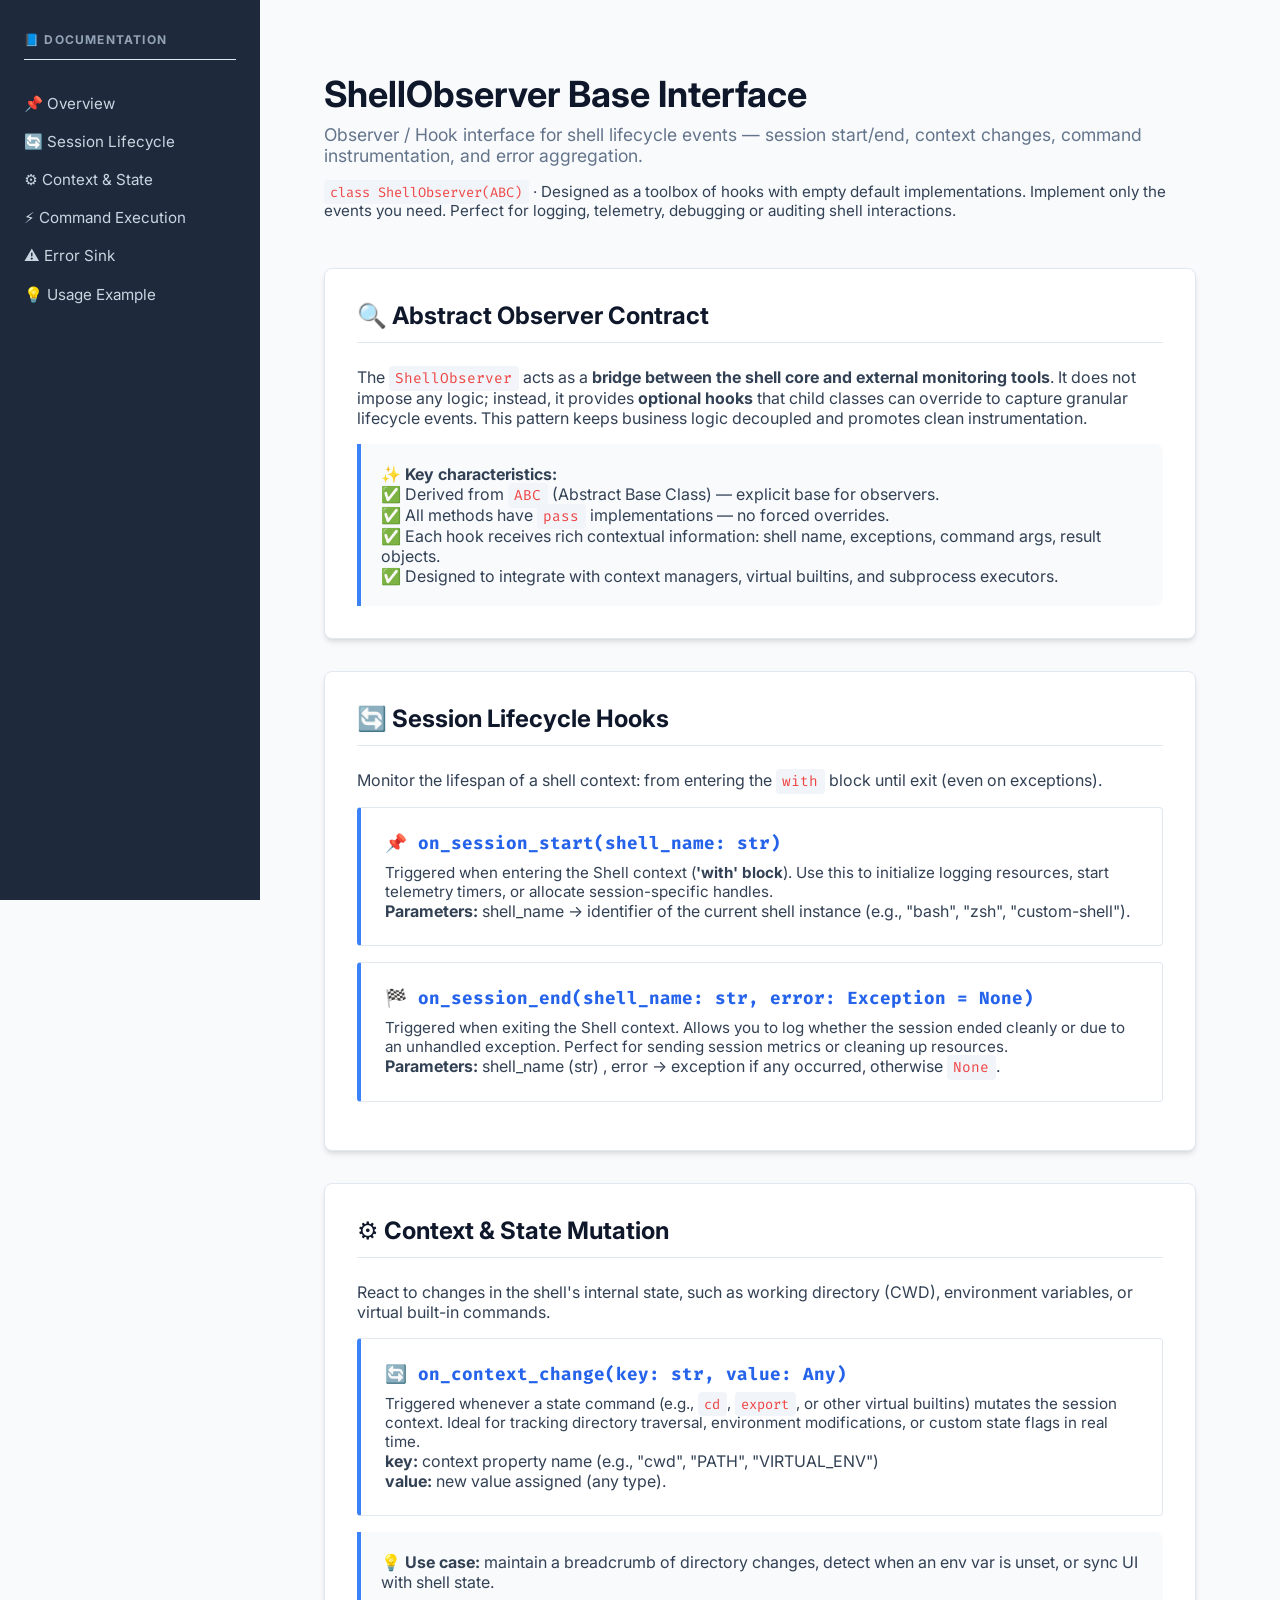
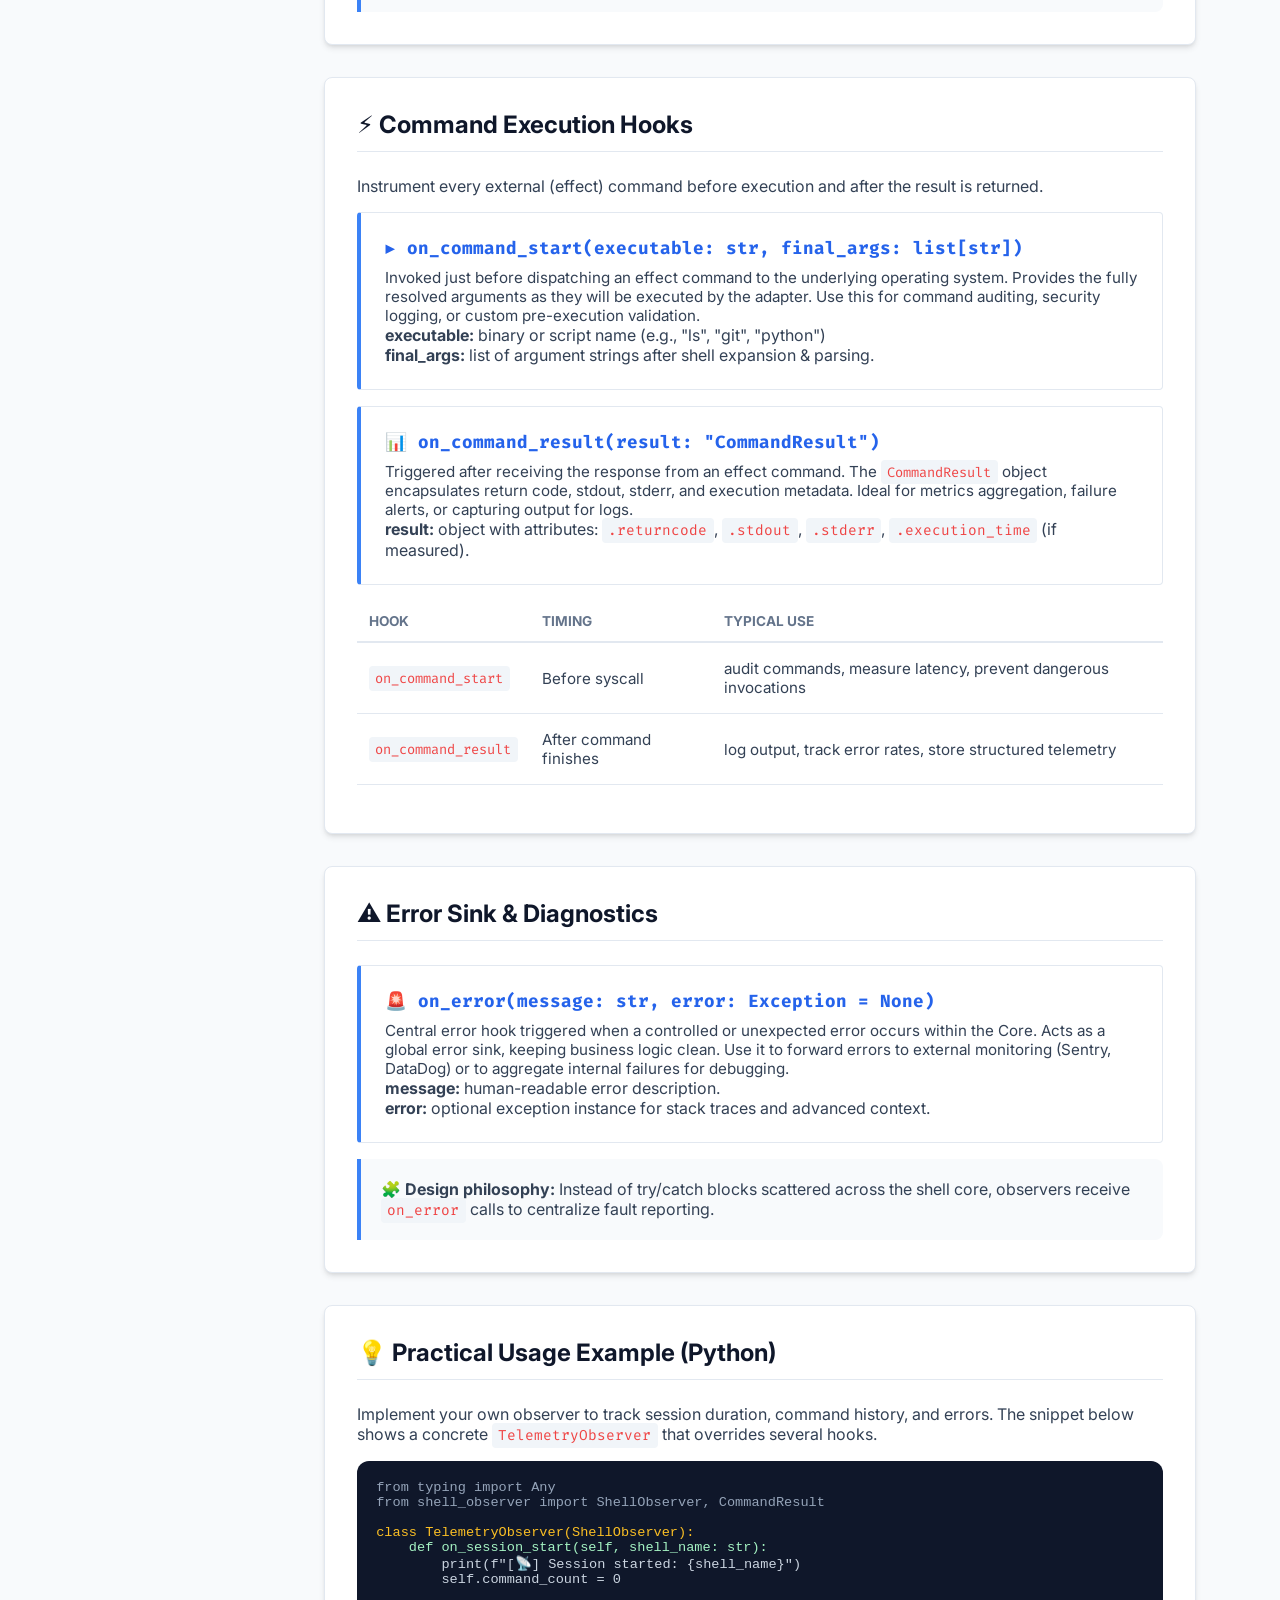
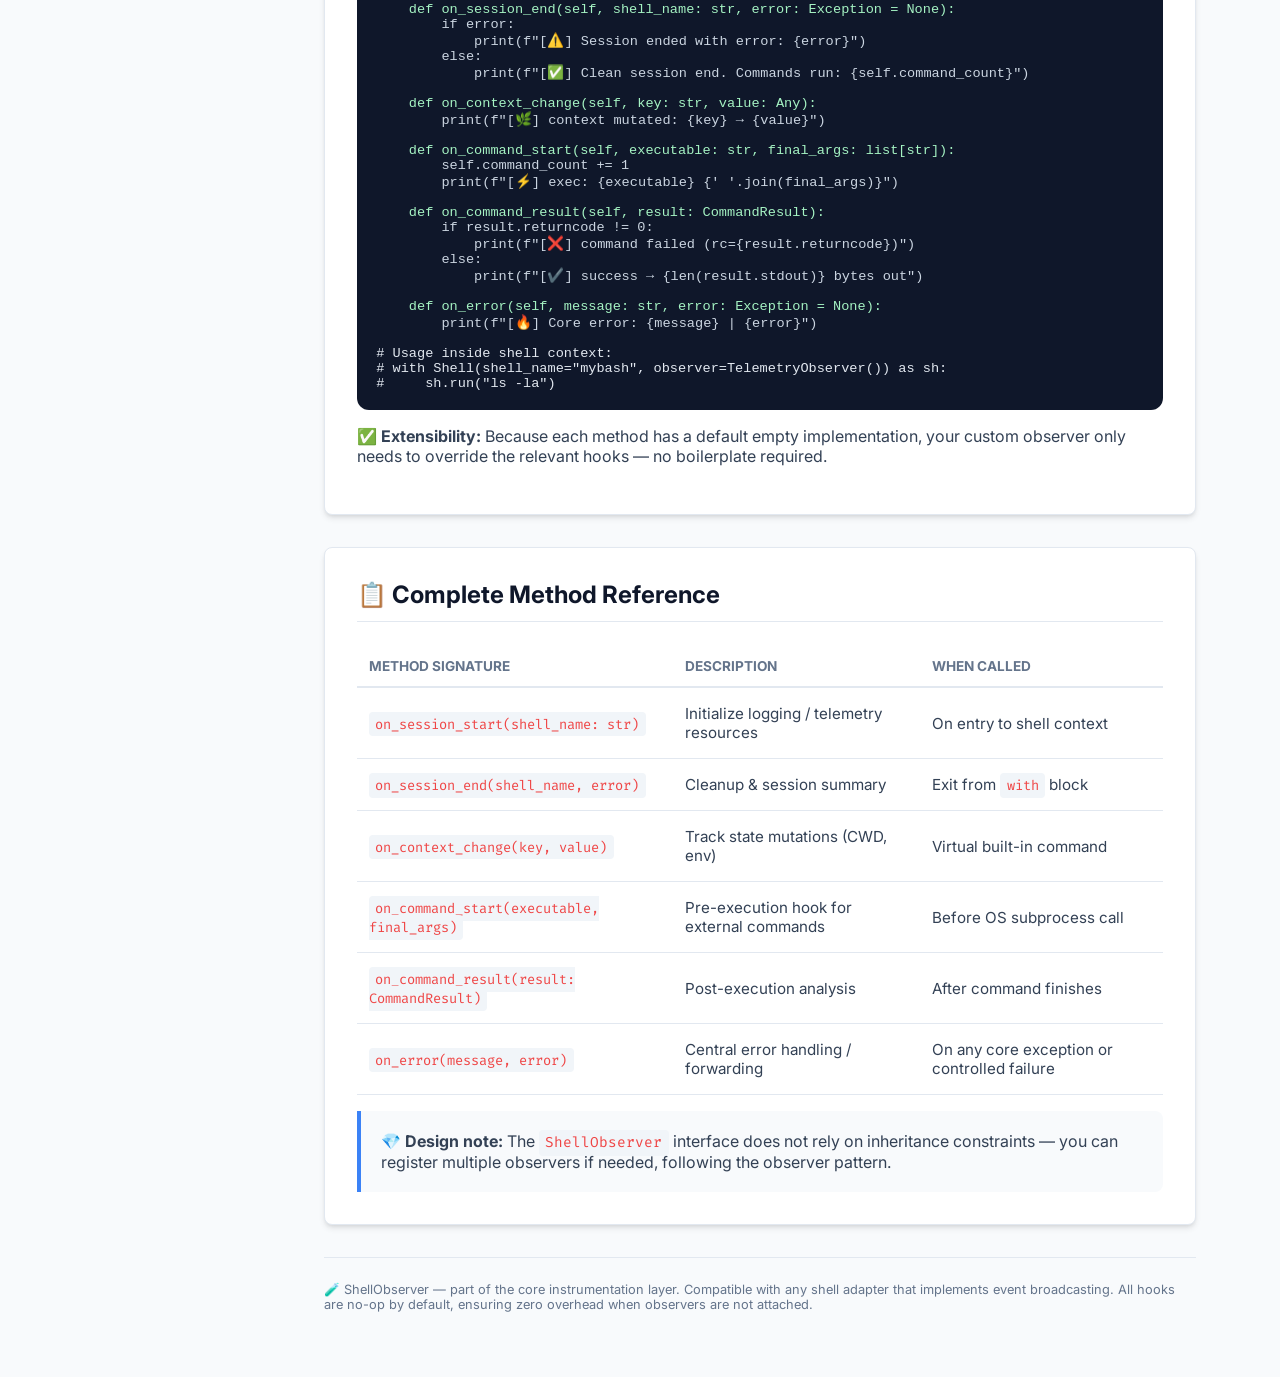
<file: docs/ShellObserver.html>
<!DOCTYPE html>
<html lang="en">
<head>
    <meta charset="UTF-8">
    <meta name="viewport" content="width=device-width, initial-scale=1.0, viewport-fit=cover">
    <title>ShellObserver | Lifecycle & Telemetry Interface</title>
    <!-- Google Fonts: Inter + Fira Code for modern dev docs -->
    <link href="https://fonts.googleapis.com/css2?family=Inter:opsz,wght@14..32,300;14..32,400;14..32,500;14..32,600;14..32,700&family=Fira+Code:wght@400;500&display=swap" rel="stylesheet">
    <link rel="stylesheet" href="styles.css">
</head>
<body>

<!-- fixed sidebar navigation -->
<aside class="sidebar">
    <h2>📘 DOCUMENTATION</h2>
    <nav>
        <a href="#overview" class="active">📌 Overview</a>
        <a href="#lifecycle-hooks">🔄 Session Lifecycle</a>
        <a href="#context-events">⚙️ Context & State</a>
        <a href="#command-events">⚡ Command Execution</a>
        <a href="#error-handling">⚠️ Error Sink</a>
        <a href="#usage-example">💡 Usage Example</a>
    </nav>
</aside>

<main class="main-content">
    <header id="repository">
        <h1>ShellObserver <span class="badge">Base Interface</span></h1>
        <div class="subtitle">
            Observer / Hook interface for shell lifecycle events — session start/end, context changes, command instrumentation, and error aggregation.
        </div>
        <p style="margin-top: 1rem; font-size: 0.95rem;">
            <code>class ShellObserver(ABC)</code> · Designed as a toolbox of hooks with empty default implementations.  
            Implement only the events you need. Perfect for logging, telemetry, debugging or auditing shell interactions.
        </p>
    </header>

    <!-- Overview + interface description -->
    <section id="overview">
        <h2>🔍 Abstract Observer Contract</h2>
        <p>
            The <code>ShellObserver</code> acts as a <strong>bridge between the shell core and external monitoring tools</strong>. 
            It does not impose any logic; instead, it provides <strong>optional hooks</strong> that child classes can override 
            to capture granular lifecycle events. This pattern keeps business logic decoupled and promotes clean instrumentation.
        </p>
        <div class="method-box" style="margin-top: 1rem;">
            <strong>✨ Key characteristics:</strong><br>
            ✅ Derived from <code>ABC</code> (Abstract Base Class) — explicit base for observers.<br>
            ✅ All methods have <code>pass</code> implementations — no forced overrides.<br>
            ✅ Each hook receives rich contextual information: shell name, exceptions, command args, result objects.<br>
            ✅ Designed to integrate with context managers, virtual builtins, and subprocess executors.
        </div>
    </section>

    <!-- Lifecycle hooks: session start / session end -->
    <section id="lifecycle-hooks">
        <h2>🔄 Session Lifecycle Hooks</h2>
        <p>Monitor the lifespan of a shell context: from entering the <code>with</code> block until exit (even on exceptions).</p>
        
        <div class="method-card">
            <h3>📌 on_session_start(shell_name: str)</h3>
            <p>Triggered when entering the Shell context (<strong>'with' block</strong>). Use this to initialize logging resources, start telemetry timers, or allocate session-specific handles.</p>
            <div class="param-list"><strong>Parameters:</strong> shell_name → identifier of the current shell instance (e.g., "bash", "zsh", "custom-shell").</div>
        </div>
        
        <div class="method-card">
            <h3>🏁 on_session_end(shell_name: str, error: Exception = None)</h3>
            <p>Triggered when exiting the Shell context. Allows you to log whether the session ended cleanly or due to an unhandled exception. Perfect for sending session metrics or cleaning up resources.</p>
            <div class="param-list"><strong>Parameters:</strong> shell_name (str) , error → exception if any occurred, otherwise <code>None</code>.</div>
        </div>
    </section>

    <!-- context & state changes: on_context_change -->
    <section id="context-events">
        <h2>⚙️ Context & State Mutation</h2>
        <p>React to changes in the shell's internal state, such as working directory (CWD), environment variables, or virtual built-in commands.</p>
        <div class="method-card">
            <h3>🔄 on_context_change(key: str, value: Any)</h3>
            <p>Triggered whenever a state command (e.g., <code>cd</code>, <code>export</code>, or other virtual builtins) mutates the session context. 
            Ideal for tracking directory traversal, environment modifications, or custom state flags in real time.</p>
            <div class="param-list"><strong>key:</strong> context property name (e.g., "cwd", "PATH", "VIRTUAL_ENV")<br>
            <strong>value:</strong> new value assigned (any type).</div>
        </div>
        <div class="method-box" style="margin-top: 0.5rem;">
            💡 <strong>Use case:</strong> maintain a breadcrumb of directory changes, detect when an env var is unset, or sync UI with shell state.
        </div>
    </section>

    <!-- Command execution events: start + result -->
    <section id="command-events">
        <h2>⚡ Command Execution Hooks</h2>
        <p>Instrument every external (effect) command before execution and after the result is returned.</p>
        
        <div class="method-card">
            <h3>▶️ on_command_start(executable: str, final_args: list[str])</h3>
            <p>Invoked just before dispatching an effect command to the underlying operating system. 
            Provides the fully resolved arguments as they will be executed by the adapter. Use this for command auditing, security logging, or custom pre-execution validation.</p>
            <div class="param-list"><strong>executable:</strong> binary or script name (e.g., "ls", "git", "python")<br>
            <strong>final_args:</strong> list of argument strings after shell expansion & parsing.</div>
        </div>
        
        <div class="method-card">
            <h3>📊 on_command_result(result: "CommandResult")</h3>
            <p>Triggered after receiving the response from an effect command. The <code>CommandResult</code> object encapsulates return code, stdout, stderr, and execution metadata. 
            Ideal for metrics aggregation, failure alerts, or capturing output for logs.</p>
            <div class="param-list"><strong>result:</strong> object with attributes: <code>.returncode</code>, <code>.stdout</code>, <code>.stderr</code>, <code>.execution_time</code> (if measured).</div>
        </div>

        <!-- quick summary table for command flow -->
        <table style="margin-top: 1rem;">
            <thead>
                <tr><th>Hook</th><th>Timing</th><th>Typical Use</th></tr>
            </thead>
            <tbody>
                <tr><td><code>on_command_start</code></td><td>Before syscall</td><td>audit commands, measure latency, prevent dangerous invocations</td></tr>
                <tr><td><code>on_command_result</code></td><td>After command finishes</td><td>log output, track error rates, store structured telemetry</td></tr>
            </tbody>
        </table>
    </section>

    <!-- Error handling: error sink -->
    <section id="error-handling">
        <h2>⚠️ Error Sink & Diagnostics</h2>
        <div class="method-card">
            <h3>🚨 on_error(message: str, error: Exception = None)</h3>
            <p>Central error hook triggered when a controlled or unexpected error occurs within the Core. Acts as a global error sink, keeping business logic clean. 
            Use it to forward errors to external monitoring (Sentry, DataDog) or to aggregate internal failures for debugging.</p>
            <div class="param-list"><strong>message:</strong> human-readable error description. <br>
            <strong>error:</strong> optional exception instance for stack traces and advanced context.</div>
        </div>
        <div class="method-box">
            🧩 <strong>Design philosophy:</strong> Instead of try/catch blocks scattered across the shell core, observers receive <code>on_error</code> calls to centralize fault reporting.
        </div>
    </section>

    <!-- usage example section: python snippet to illustrate observer implementation -->
    <section id="usage-example">
        <h2>💡 Practical Usage Example (Python)</h2>
        <p>Implement your own observer to track session duration, command history, and errors. The snippet below shows a concrete <code>TelemetryObserver</code> that overrides several hooks.</p>
        <div style="background: #0f172a; color: #e2e8f0; padding: 1.2rem; border-radius: 12px; overflow-x: auto; font-family: 'Fira Code', monospace; font-size: 0.85rem;">
<pre style="margin: 0; color: #cbd5e1;">
<span style="color: #94a3b8;">from typing import Any</span>
<span style="color: #94a3b8;">from shell_observer import ShellObserver, CommandResult</span>

<span style="color: #fbbf24;">class TelemetryObserver(ShellObserver):</span>
    <span style="color: #a5f3c3;">def on_session_start(self, shell_name: str):</span>
        print(f"[📡] Session started: {shell_name}")
        self.command_count = 0

    <span style="color: #a5f3c3;">def on_session_end(self, shell_name: str, error: Exception = None):</span>
        if error:
            print(f"[⚠️] Session ended with error: {error}")
        else:
            print(f"[✅] Clean session end. Commands run: {self.command_count}")

    <span style="color: #a5f3c3;">def on_context_change(self, key: str, value: Any):</span>
        print(f"[🌿] context mutated: {key} → {value}")

    <span style="color: #a5f3c3;">def on_command_start(self, executable: str, final_args: list[str]):</span>
        self.command_count += 1
        print(f"[⚡] exec: {executable} {' '.join(final_args)}")

    <span style="color: #a5f3c3;">def on_command_result(self, result: CommandResult):</span>
        if result.returncode != 0:
            print(f"[❌] command failed (rc={result.returncode})")
        else:
            print(f"[✔️] success → {len(result.stdout)} bytes out")

    <span style="color: #a5f3c3;">def on_error(self, message: str, error: Exception = None):</span>
        print(f"[🔥] Core error: {message} | {error}")

<span style="color: #e2e8f0;"># Usage inside shell context:</span>
<span style="color: #e2e8f0;"># with Shell(shell_name="mybash", observer=TelemetryObserver()) as sh:</span>
<span style="color: #e2e8f0;">#     sh.run("ls -la")</span>
</pre>
        </div>
        <p style="margin-top: 1rem;">✅ <strong>Extensibility:</strong> Because each method has a default empty implementation, your custom observer only needs to override the relevant hooks — no boilerplate required.</p>
    </section>

    <!-- method reference table (compact view) -->
    <section>
        <h2>📋 Complete Method Reference</h2>
        <table>
            <thead>
                <tr><th>Method signature</th><th>Description</th><th>When called</th></tr>
            </thead>
            <tbody>
                <tr><td><code>on_session_start(shell_name: str)</code></td><td>Initialize logging / telemetry resources</td><td>On entry to shell context</td></tr>
                <tr><td><code>on_session_end(shell_name, error)</code></td><td>Cleanup & session summary</td><td>Exit from <code>with</code> block</td></tr>
                <tr><td><code>on_context_change(key, value)</code></td><td>Track state mutations (CWD, env)</td><td>Virtual built-in command</td></tr>
                <tr><td><code>on_command_start(executable, final_args)</code></td><td>Pre-execution hook for external commands</td><td>Before OS subprocess call</td></tr>
                <tr><td><code>on_command_result(result: CommandResult)</code></td><td>Post-execution analysis</td><td>After command finishes</td></tr>
                <tr><td><code>on_error(message, error)</code></td><td>Central error handling / forwarding</td><td>On any core exception or controlled failure</td></tr>
            </tbody>
        </table>
        <div class="method-box" style="margin-top: 1rem;">
            💎 <strong>Design note:</strong> The <code>ShellObserver</code> interface does not rely on inheritance constraints — you can register multiple observers if needed, following the observer pattern.
        </div>
    </section>

    <!-- footer / additional notes -->
    <div style="margin-top: 2rem; text-align: left; font-size: 0.8rem; border-top: 1px solid var(--border); padding-top: 1.5rem; color: #64748b;">
        🧪 ShellObserver — part of the core instrumentation layer. Compatible with any shell adapter that implements event broadcasting.  
        All hooks are no-op by default, ensuring zero overhead when observers are not attached.
    </div>
</main>

<!-- simple scroll spy to highlight active section (lightweight) -->
<script>
    (function() {
        const sections = document.querySelectorAll('section[id]');
        const navLinks = document.querySelectorAll('.sidebar nav a');
        
        function setActiveLink() {
            let current = '';
            const scrollPos = window.scrollY + 150;
            sections.forEach(section => {
                const sectionTop = section.offsetTop;
                const sectionBottom = sectionTop + section.offsetHeight;
                if (scrollPos >= sectionTop && scrollPos < sectionBottom) {
                    current = section.getAttribute('id');
                }
            });
            
            navLinks.forEach(link => {
                link.classList.remove('active');
                const href = link.getAttribute('href').substring(1);
                if (href === current) {
                    link.classList.add('active');
                }
            });
        }
        
        window.addEventListener('scroll', setActiveLink);
        window.addEventListener('resize', setActiveLink);
        setActiveLink();
    })();
</script>
</body>
</html>
</file>
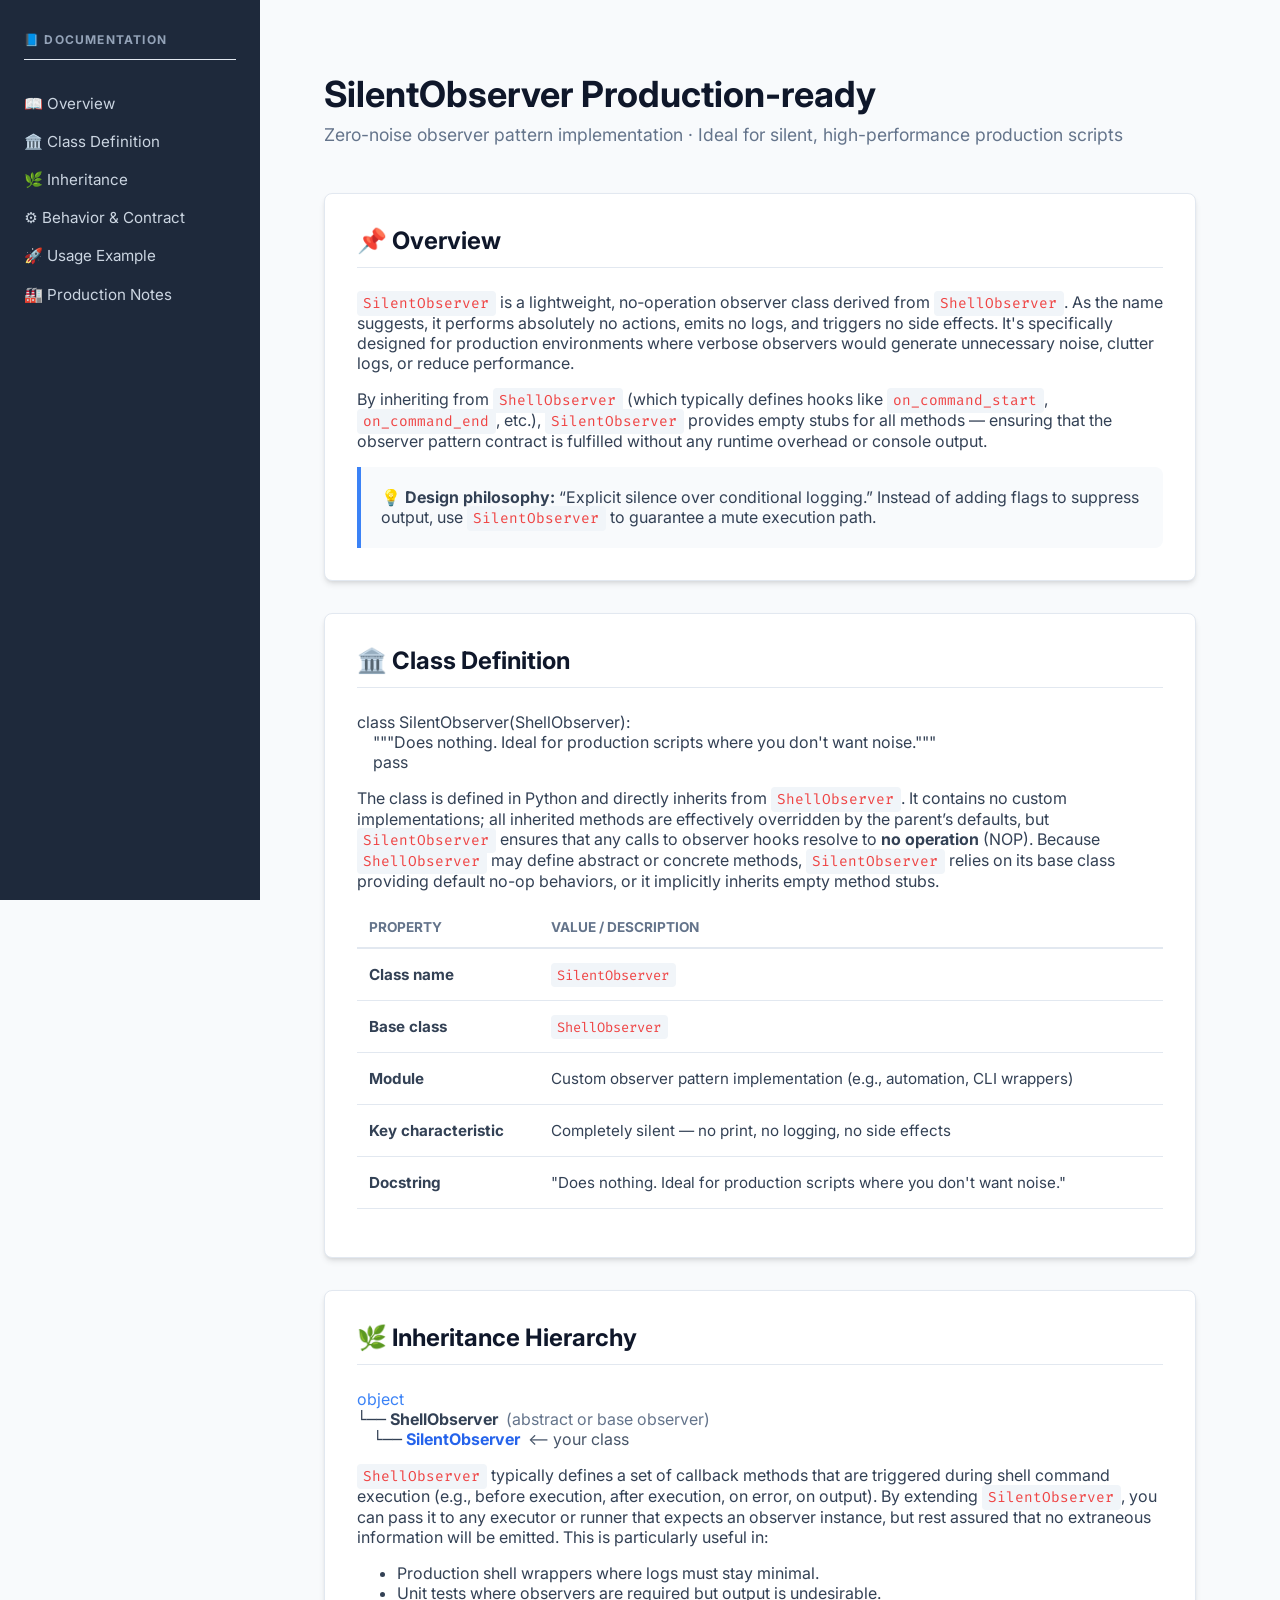
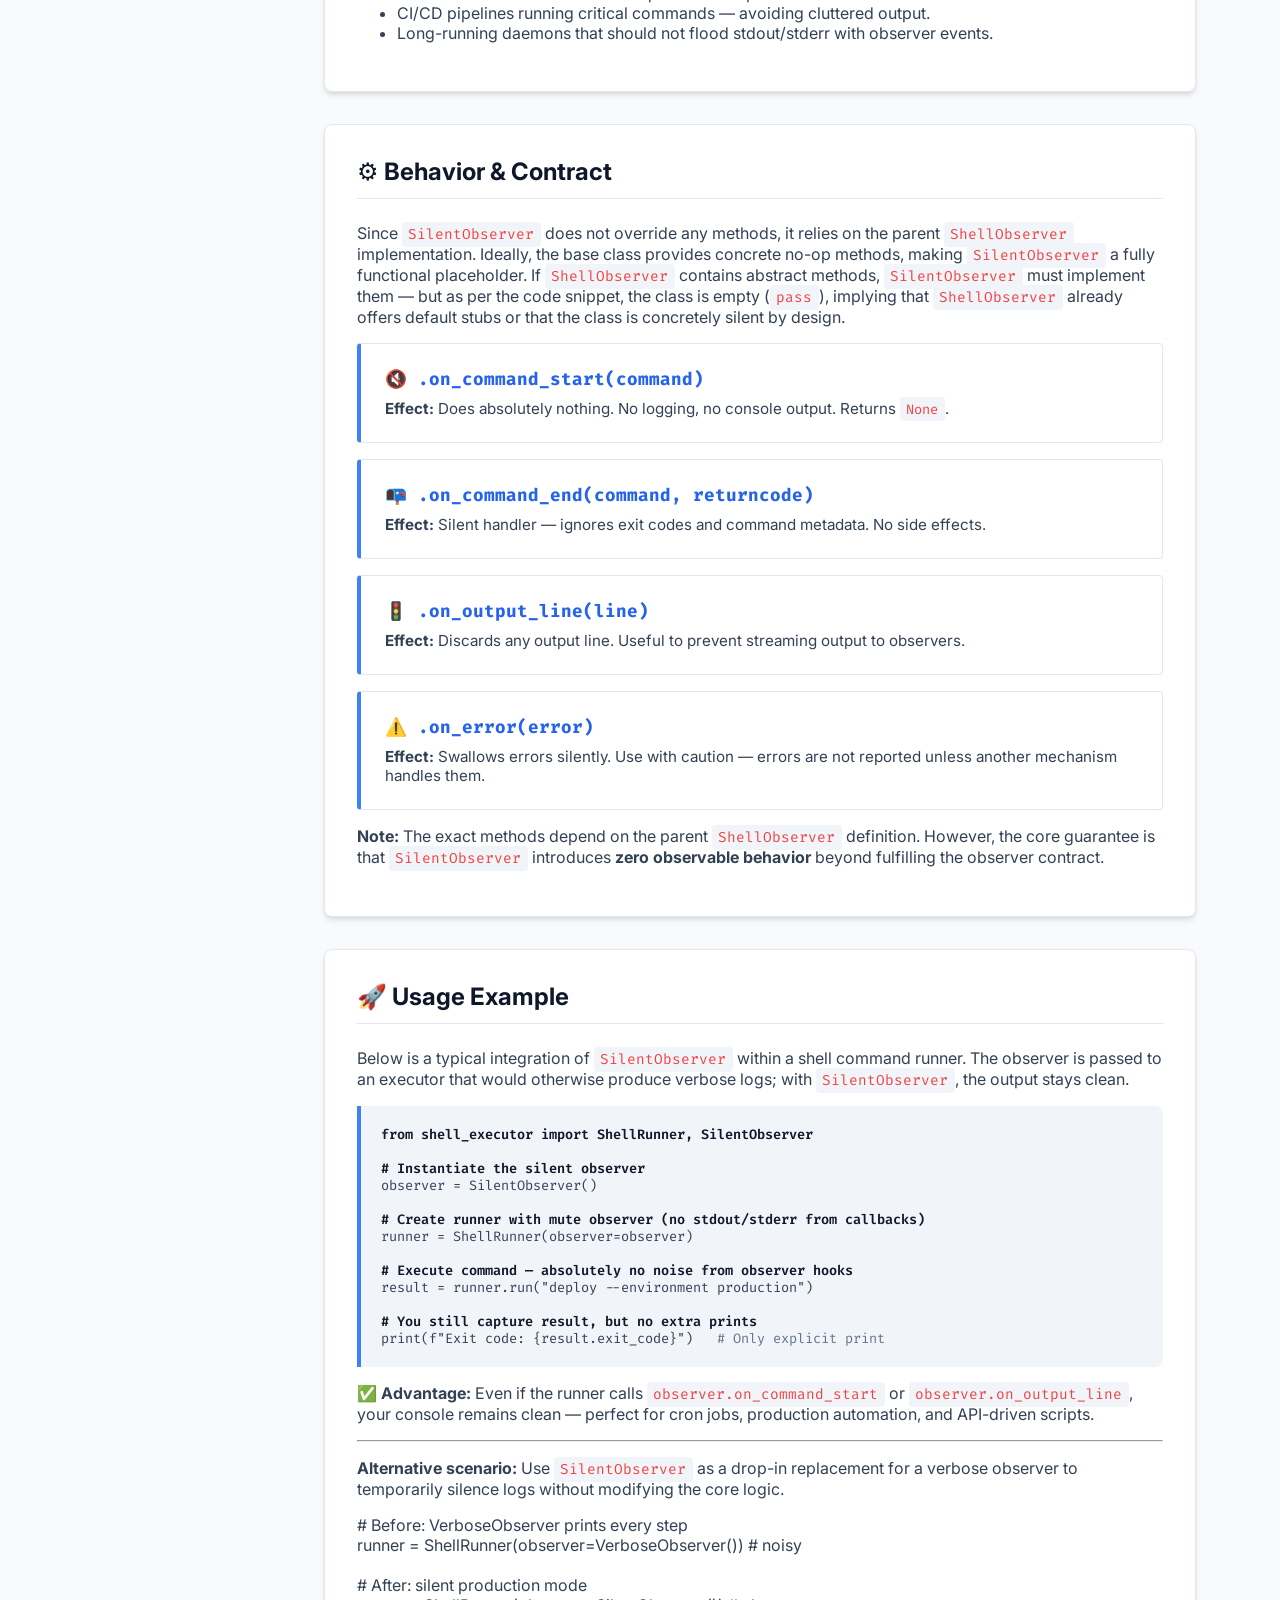
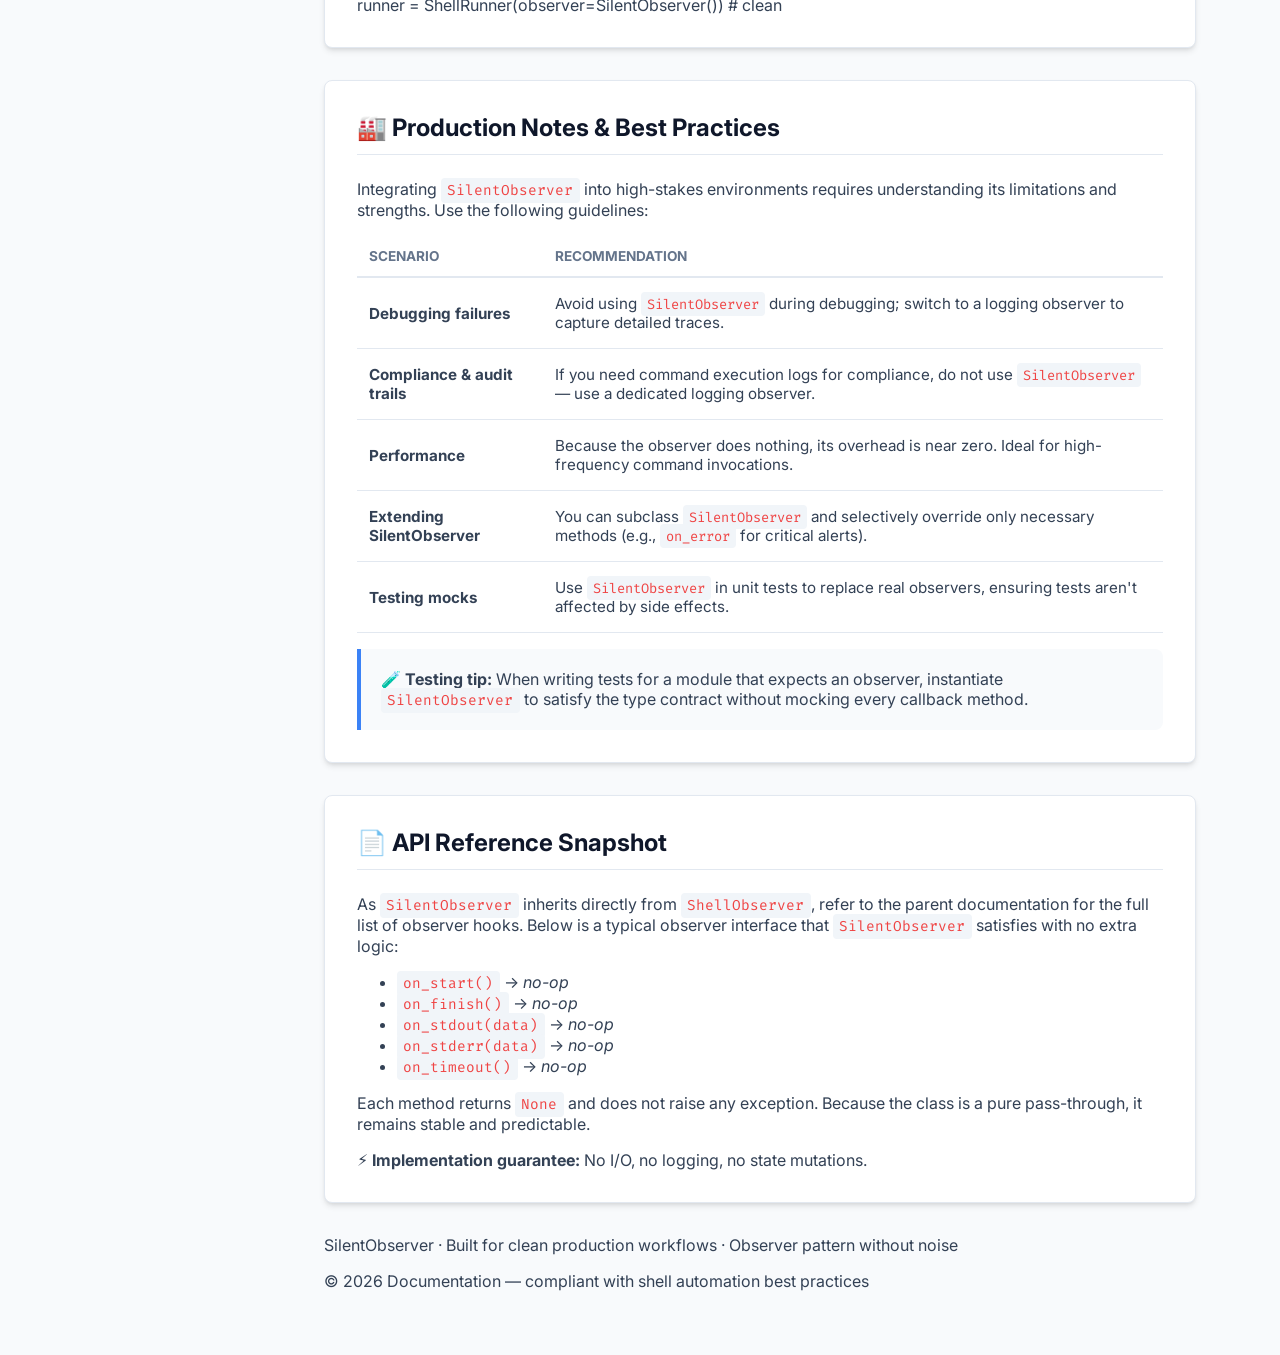
<file: docs/SilentObserver.html>
<!DOCTYPE html>
<html lang="en">
<head>
    <meta charset="UTF-8">
    <meta name="viewport" content="width=device-width, initial-scale=1.0, viewport-fit=cover">
    <title>SilentObserver | API Documentation</title>
    <!-- Google Fonts for clean typography (Inter + Fira Code) -->
    <link href="https://fonts.googleapis.com/css2?family=Inter:opsz,wght@14..32,300;14..32,400;14..32,500;14..32,600;14..32,700&family=Fira+Code:wght@400;500&display=swap" rel="stylesheet">
    <link rel="stylesheet" href="styles.css">
</head>
<body>

<aside class="sidebar">
    <h2>📘 DOCUMENTATION</h2>
    <nav>
        <a href="#overview" class="active">📖 Overview</a>
        <a href="#class-definition">🏛️ Class Definition</a>
        <a href="#inheritance">🌿 Inheritance</a>
        <a href="#behavior">⚙️ Behavior & Contract</a>
        <a href="#usage">🚀 Usage Example</a>
        <a href="#production">🏭 Production Notes</a>
    </nav>
</aside>

<main class="main-content">
    <header>
        <h1>SilentObserver <span class="badge">Production‑ready</span></h1>
        <div class="subtitle">Zero-noise observer pattern implementation · Ideal for silent, high-performance production scripts</div>
    </header>

    <!-- Overview Section -->
    <section id="overview">
        <h2>📌 Overview</h2>
        <p><code>SilentObserver</code> is a lightweight, no‑operation observer class derived from <code>ShellObserver</code>. As the name suggests, it performs absolutely no actions, emits no logs, and triggers no side effects. It's specifically designed for production environments where verbose observers would generate unnecessary noise, clutter logs, or reduce performance.</p>
        <p>By inheriting from <code>ShellObserver</code> (which typically defines hooks like <code>on_command_start</code>, <code>on_command_end</code>, etc.), <code>SilentObserver</code> provides empty stubs for all methods — ensuring that the observer pattern contract is fulfilled without any runtime overhead or console output.</p>
        <div class="method-box">
            💡 <strong>Design philosophy:</strong> “Explicit silence over conditional logging.” Instead of adding flags to suppress output, use <code>SilentObserver</code> to guarantee a mute execution path.
        </div>
    </section>

    <!-- Class Definition Section -->
    <section id="class-definition">
        <h2>🏛️ Class Definition</h2>
        <div class="class-signature">
            class SilentObserver(ShellObserver):<br>
            &nbsp;&nbsp;&nbsp;&nbsp;"""Does nothing. Ideal for production scripts where you don't want noise."""<br>
            &nbsp;&nbsp;&nbsp;&nbsp;pass
        </div>
        <p>The class is defined in Python and directly inherits from <code>ShellObserver</code>. It contains no custom implementations; all inherited methods are effectively overridden by the parent’s defaults, but <code>SilentObserver</code> ensures that any calls to observer hooks resolve to <strong>no operation</strong> (NOP). Because <code>ShellObserver</code> may define abstract or concrete methods, <code>SilentObserver</code> relies on its base class providing default no-op behaviors, or it implicitly inherits empty method stubs.</p>
        <table>
            <thead>
                <tr><th>Property</th><th>Value / Description</th></tr>
            </thead>
            <tbody>
                <tr><td><strong>Class name</strong></td><td><code>SilentObserver</code></td></tr>
                <tr><td><strong>Base class</strong></td><td><code>ShellObserver</code></td></tr>
                <tr><td><strong>Module</strong></td><td>Custom observer pattern implementation (e.g., automation, CLI wrappers)</td></tr>
                <tr><td><strong>Key characteristic</strong></td><td>Completely silent — no print, no logging, no side effects</td></tr>
                <tr><td><strong>Docstring</strong></td><td>"Does nothing. Ideal for production scripts where you don't want noise."</td></tr>
            </tbody>
        </table>
    </section>

    <!-- Inheritance & Hierarchy -->
    <section id="inheritance">
        <h2>🌿 Inheritance Hierarchy</h2>
        <div class="inheritance-tree">
            <span style="color:#3b82f6;">object</span><br>
            └── <strong>ShellObserver</strong> &nbsp;<span style="color:#64748b;">(abstract or base observer)</span><br>
            &nbsp;&nbsp;&nbsp;&nbsp;└── <strong style="color:#2563eb;">SilentObserver</strong> &nbsp;<span style="color:#475569;">&lt;— your class</span>
        </div>
        <p><code>ShellObserver</code> typically defines a set of callback methods that are triggered during shell command execution (e.g., before execution, after execution, on error, on output). By extending <code>SilentObserver</code>, you can pass it to any executor or runner that expects an observer instance, but rest assured that no extraneous information will be emitted. This is particularly useful in:</p>
        <ul style="margin-top: 0.8rem;">
            <li>Production shell wrappers where logs must stay minimal.</li>
            <li>Unit tests where observers are required but output is undesirable.</li>
            <li>CI/CD pipelines running critical commands — avoiding cluttered output.</li>
            <li>Long-running daemons that should not flood stdout/stderr with observer events.</li>
        </ul>
    </section>

    <!-- Behavior and Contract -->
    <section id="behavior">
        <h2>⚙️ Behavior & Contract</h2>
        <p>Since <code>SilentObserver</code> does not override any methods, it relies on the parent <code>ShellObserver</code> implementation. Ideally, the base class provides concrete no-op methods, making <code>SilentObserver</code> a fully functional placeholder. If <code>ShellObserver</code> contains abstract methods, <code>SilentObserver</code> must implement them — but as per the code snippet, the class is empty (<code>pass</code>), implying that <code>ShellObserver</code> already offers default stubs or that the class is concretely silent by design.</p>
        <div class="method-card">
            <h3>🔇 .on_command_start(command)</h3>
            <p><strong>Effect:</strong> Does absolutely nothing. No logging, no console output. Returns <code>None</code>.</p>
        </div>
        <div class="method-card">
            <h3>📭 .on_command_end(command, returncode)</h3>
            <p><strong>Effect:</strong> Silent handler — ignores exit codes and command metadata. No side effects.</p>
        </div>
        <div class="method-card">
            <h3>🚦 .on_output_line(line)</h3>
            <p><strong>Effect:</strong> Discards any output line. Useful to prevent streaming output to observers.</p>
        </div>
        <div class="method-card">
            <h3>⚠️ .on_error(error)</h3>
            <p><strong>Effect:</strong> Swallows errors silently. Use with caution — errors are not reported unless another mechanism handles them.</p>
        </div>
        <p><strong>Note:</strong> The exact methods depend on the parent <code>ShellObserver</code> definition. However, the core guarantee is that <code>SilentObserver</code> introduces <strong>zero observable behavior</strong> beyond fulfilling the observer contract.</p>
    </section>

    <!-- Usage Example Section -->
    <section id="usage">
        <h2>🚀 Usage Example</h2>
        <p>Below is a typical integration of <code>SilentObserver</code> within a shell command runner. The observer is passed to an executor that would otherwise produce verbose logs; with <code>SilentObserver</code>, the output stays clean.</p>
        <div class="method-box" style="background: #f1f5f9;">
            <pre style="margin: 0; font-family: 'Fira Code', monospace; font-size: 0.85rem; overflow-x: auto;">
<span style="color:#0f172a; font-weight:600;">from shell_executor import ShellRunner, SilentObserver</span>

<span style="color:#0f172a; font-weight:600;"># Instantiate the silent observer</span>
observer = SilentObserver()

<span style="color:#0f172a; font-weight:600;"># Create runner with mute observer (no stdout/stderr from callbacks)</span>
runner = ShellRunner(observer=observer)

<span style="color:#0f172a; font-weight:600;"># Execute command — absolutely no noise from observer hooks</span>
result = runner.run("deploy --environment production")

<span style="color:#0f172a; font-weight:600;"># You still capture result, but no extra prints</span>
print(f"Exit code: {result.exit_code}")   <span style="color:#64748b;"># Only explicit print</span></pre>
        </div>
        <p style="margin-top: 1rem;">✅ <strong>Advantage:</strong> Even if the runner calls <code>observer.on_command_start</code> or <code>observer.on_output_line</code>, your console remains clean — perfect for cron jobs, production automation, and API-driven scripts.</p>
        <hr>
        <p><strong>Alternative scenario:</strong> Use <code>SilentObserver</code> as a drop-in replacement for a verbose observer to temporarily silence logs without modifying the core logic.</p>
        <div class="class-signature">
            # Before: VerboseObserver prints every step<br>
            runner = ShellRunner(observer=VerboseObserver())   # noisy<br><br>
            # After: silent production mode<br>
            runner = ShellRunner(observer=SilentObserver())    # clean
        </div>
    </section>

    <!-- Production Notes & Best Practices -->
    <section id="production">
        <h2>🏭 Production Notes & Best Practices</h2>
        <p>Integrating <code>SilentObserver</code> into high-stakes environments requires understanding its limitations and strengths. Use the following guidelines:</p>
        <table>
            <thead>
                <tr><th>Scenario</th><th>Recommendation</th></tr>
            </thead>
            <tbody>
                <tr><td><strong>Debugging failures</strong></td><td>Avoid using <code>SilentObserver</code> during debugging; switch to a logging observer to capture detailed traces.</td></tr>
                <tr><td><strong>Compliance & audit trails</strong></td><td>If you need command execution logs for compliance, do not use <code>SilentObserver</code> — use a dedicated logging observer.</td></tr>
                <tr><td><strong>Performance</strong></td><td>Because the observer does nothing, its overhead is near zero. Ideal for high-frequency command invocations.</td></tr>
                <tr><td><strong>Extending SilentObserver</strong></td><td>You can subclass <code>SilentObserver</code> and selectively override only necessary methods (e.g., <code>on_error</code> for critical alerts).</td></tr>
                <tr><td><strong>Testing mocks</strong></td><td>Use <code>SilentObserver</code> in unit tests to replace real observers, ensuring tests aren't affected by side effects.</td></tr>
            </tbody>
        </table>
        <div class="method-box">
            🧪 <strong>Testing tip:</strong> When writing tests for a module that expects an observer, instantiate <code>SilentObserver</code> to satisfy the type contract without mocking every callback method.
        </div>
    </section>

    <!-- Additional reference: API summary -->
    <section id="api-summary" style="background: var(--bg-card);">
        <h2>📄 API Reference Snapshot</h2>
        <p>As <code>SilentObserver</code> inherits directly from <code>ShellObserver</code>, refer to the parent documentation for the full list of observer hooks. Below is a typical observer interface that <code>SilentObserver</code> satisfies with no extra logic:</p>
        <ul>
            <li><code>on_start()</code> → <em>no-op</em></li>
            <li><code>on_finish()</code> → <em>no-op</em></li>
            <li><code>on_stdout(data)</code> → <em>no-op</em></li>
            <li><code>on_stderr(data)</code> → <em>no-op</em></li>
            <li><code>on_timeout()</code> → <em>no-op</em></li>
        </ul>
        <p>Each method returns <code>None</code> and does not raise any exception. Because the class is a pure pass-through, it remains stable and predictable.</p>
        <div class="class-signature" style="margin-top: 1rem;">
            ⚡ <strong>Implementation guarantee:</strong> No I/O, no logging, no state mutations.
        </div>
    </section>

    <footer>
        <p>SilentObserver · Built for clean production workflows · Observer pattern without noise</p>
        <p>© 2026 Documentation — compliant with shell automation best practices</p>
    </footer>
</main>

<!-- Optional: small script to highlight active sidebar link on scroll (purely cosmetic, no external dependencies) -->
<script>
    (function() {
        const sections = document.querySelectorAll('section');
        const navLinks = document.querySelectorAll('.sidebar nav a');
        function setActiveLink() {
            let current = '';
            const scrollPos = window.scrollY + 150;
            sections.forEach(section => {
                const sectionTop = section.offsetTop;
                const sectionBottom = sectionTop + section.offsetHeight;
                if (scrollPos >= sectionTop && scrollPos < sectionBottom) {
                    current = section.getAttribute('id');
                }
            });
            navLinks.forEach(link => {
                link.classList.remove('active');
                const href = link.getAttribute('href').substring(1);
                if (href === current) {
                    link.classList.add('active');
                }
            });
        }
        window.addEventListener('scroll', setActiveLink);
        window.addEventListener('resize', setActiveLink);
        setActiveLink();
    })();
</script>
</body>
</html>
</file>
<file: docs/styles.css>
/* Variables de diseño */
:root {
    --primary: #3b82f6;
    --primary-dark: #2563eb;
    --bg-main: #f8fafc;
    --bg-card: #ffffff;
    --sidebar-bg: #1e293b;
    --text-main: #334155;
    --text-bold: #0f172a;
    --code-color: #ef4444;
    --code-bg: #f1f5f9;
    --border: #e2e8f0;
    --radius: 8px;
    --shadow: 0 4px 6px -1px rgb(0 0 0 / 0.1), 0 2px 4px -2px rgb(0 0 0 / 0.1);
}

* { box-sizing: border-box; }

body {
    font-family: 'Inter', system-ui, -apple-system, sans-serif;
    background-color: var(--bg-main);
    color: var(--text-main);
    margin: 0;
    display: flex;
    min-height: 100vh;
}

/* Sidebar */
.sidebar {
    width: 260px;
    background-color: var(--sidebar-bg);
    color: white;
    padding: 2rem 1.5rem;
    position: fixed;
    height: 100vh;
    
    /* Nuevas propiedades para scroll */
    overflow-y: auto; /* Habilita el scroll vertical si el contenido excede la altura */
    scrollbar-width: thin; /* Para Firefox: hace la barra más discreta */
    scrollbar-color: #475569 transparent; /* Para Firefox: color de la barra */
}

/* Opcional: Personalización de la barra de scroll para navegadores Webkit (Chrome, Safari, Edge) */
.sidebar::-webkit-scrollbar {
    width: 6px;
}

.sidebar::-webkit-scrollbar-thumb {
    background-color: #475569; /* Color del "agarre" de la barra */
    border-radius: 10px;
}

.sidebar::-webkit-scrollbar-track {
    background: transparent; /* Fondo de la barra */
}

.sidebar h2 {
    font-size: 0.75rem;
    text-transform: uppercase;
    letter-spacing: 0.1em;
    color: #94a3b8;
    margin-bottom: 1.5rem;
}

.sidebar nav a {
    display: block;
    color: #cbd5e1;
    text-decoration: none;
    padding: 0.6rem 0;
    font-size: 0.95rem;
    transition: color 0.2s;
}

.sidebar nav a:hover { color: white; }
.sidebar nav a.active { color: var(--primary); font-weight: 600; }

/* Contenido Principal */
.main-content {
    margin-left: 260px;
    flex: 1;
    padding: 3rem 4rem;
    max-width: 1000px;
}

header {
    margin-bottom: 3rem;
}

h1 {
    font-size: 2.25rem;
    color: var(--text-bold);
    margin-bottom: 0.5rem;
}

.subtitle {
    font-size: 1.1rem;
    color: #64748b;
}

/* Tarjetas y Secciones */
section {
    background: var(--bg-card);
    padding: 2rem;
    border-radius: var(--radius);
    box-shadow: var(--shadow);
    margin-bottom: 2rem;
    border: 1px solid var(--border);
}

h2 {
    font-size: 1.5rem;
    color: var(--text-bold);
    margin-top: 0;
    border-bottom: 1px solid var(--border);
    padding-bottom: 0.75rem;
    margin-bottom: 1.5rem;
}

/* Tablas */
table {
    width: 100%;
    border-collapse: collapse;
    margin: 1rem 0;
}

th {
    text-align: left;
    font-size: 0.85rem;
    text-transform: uppercase;
    color: #64748b;
    padding: 0.75rem;
    border-bottom: 2px solid var(--border);
}

td {
    padding: 1rem 0.75rem;
    border-bottom: 1px solid var(--border);
    font-size: 0.95rem;
}

/* Componentes de código */
code {
    font-family: 'Fira Code', 'Menlo', monospace;
    background-color: var(--code-bg);
    color: var(--code-color);
    padding: 0.2rem 0.4rem;
    border-radius: 4px;
    font-size: 0.9em;
}

.method-box {
    background: #f8fafc;
    border-left: 4px solid var(--primary);
    padding: 1.25rem;
    border-radius: 0 var(--radius) var(--radius) 0;
}

/* Responsive */
@media (max-width: 768px) {
    .sidebar { display: none; }
    .main-content { margin-left: 0; padding: 2rem; }
}
/* Añade esto a tu style.css anterior */

.method-card {
    background: #ffffff;
    border: 1px solid var(--border);
    border-left: 4px solid var(--primary);
    padding: 1.5rem;
    margin-bottom: 1rem;
    border-radius: 4px;
    transition: transform 0.2s ease;
}

.method-card:hover {
    transform: translateX(5px);
    box-shadow: 0 2px 8px rgba(0,0,0,0.05);
}

.method-card h3 {
    margin: 0 0 0.5rem 0;
    font-family: 'Fira Code', monospace;
    font-size: 1.1rem;
    color: var(--primary-dark);
}

.method-card p {
    margin: 0;
    color: var(--text-main);
    font-size: 0.95rem;
}

/* Estilo para indicar que es una Interfaz/Abstracta */
#repository header h1::after {
    content: "ABSTRACT";
    font-size: 0.6rem;
    background: #64748b;
    color: white;
    padding: 2px 6px;
    border-radius: 4px;
    vertical-align: middle;
    margin-left: 10px;
}
</file>
